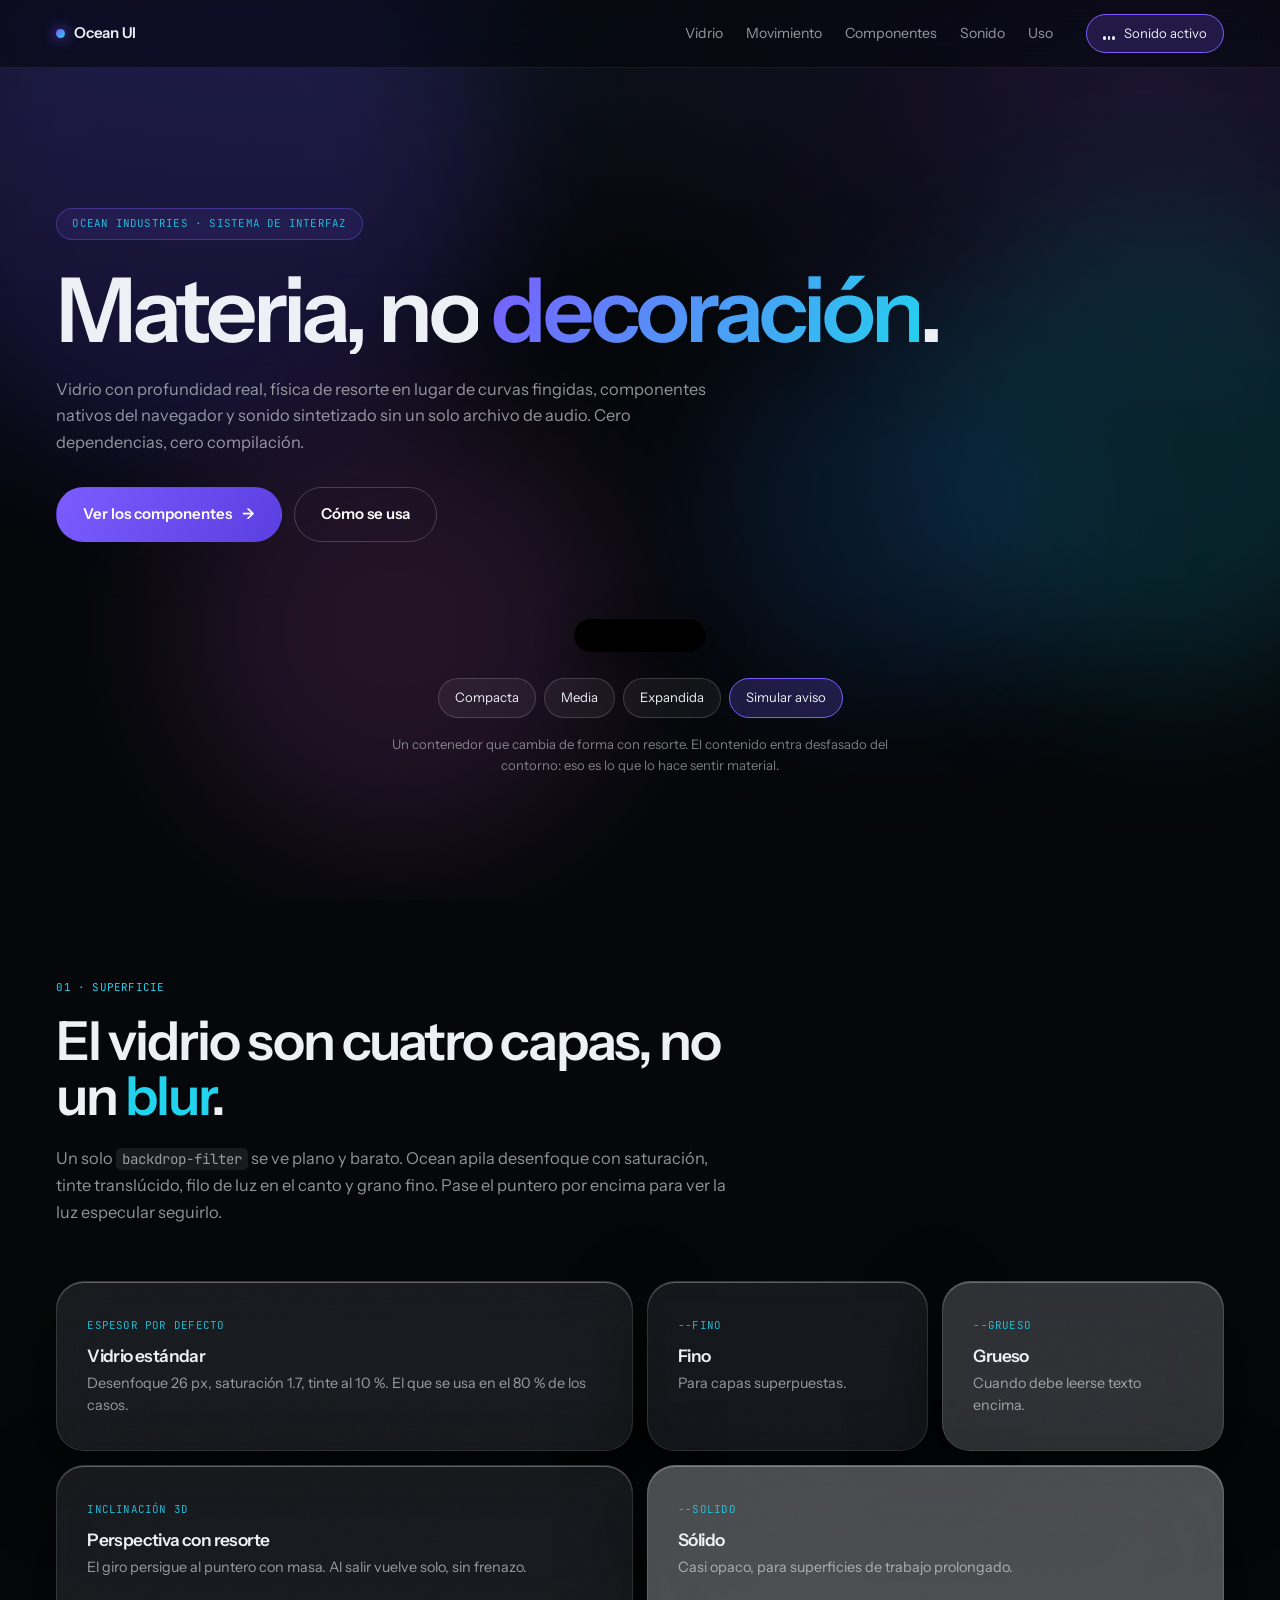
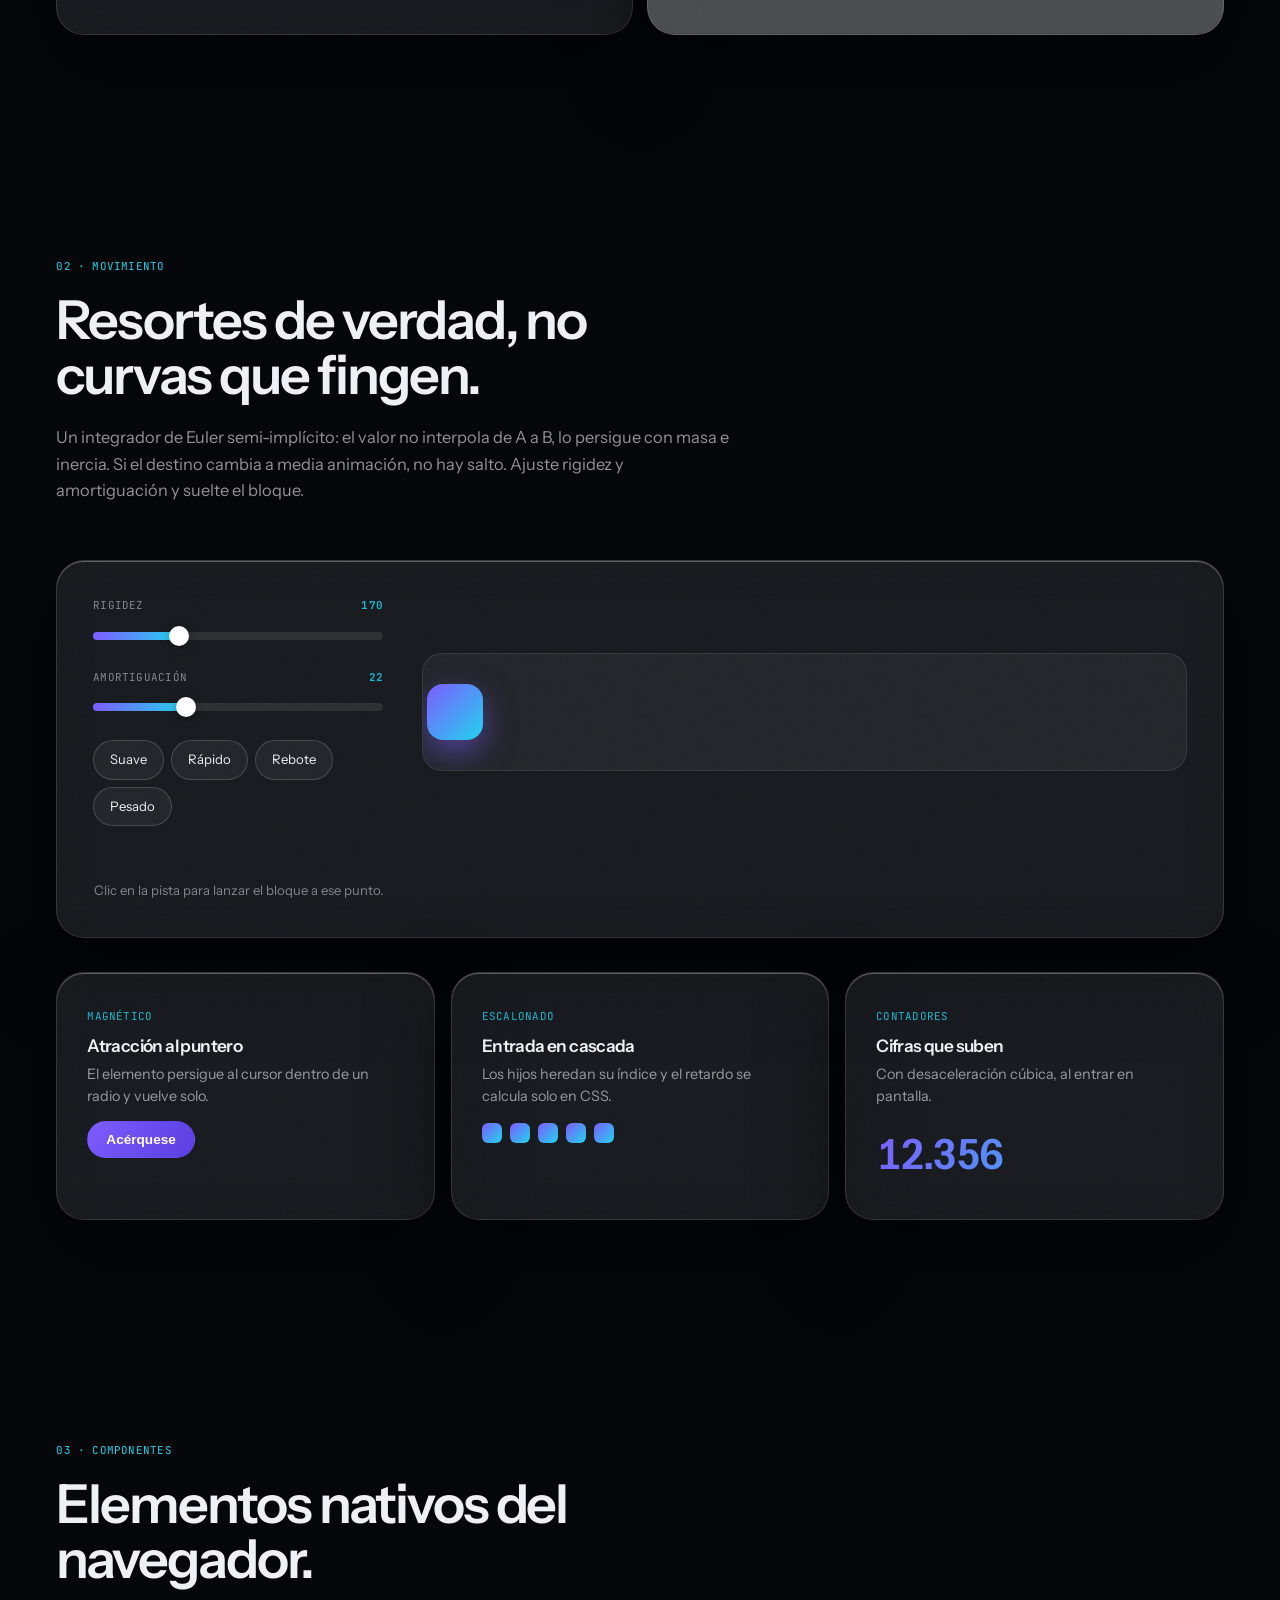
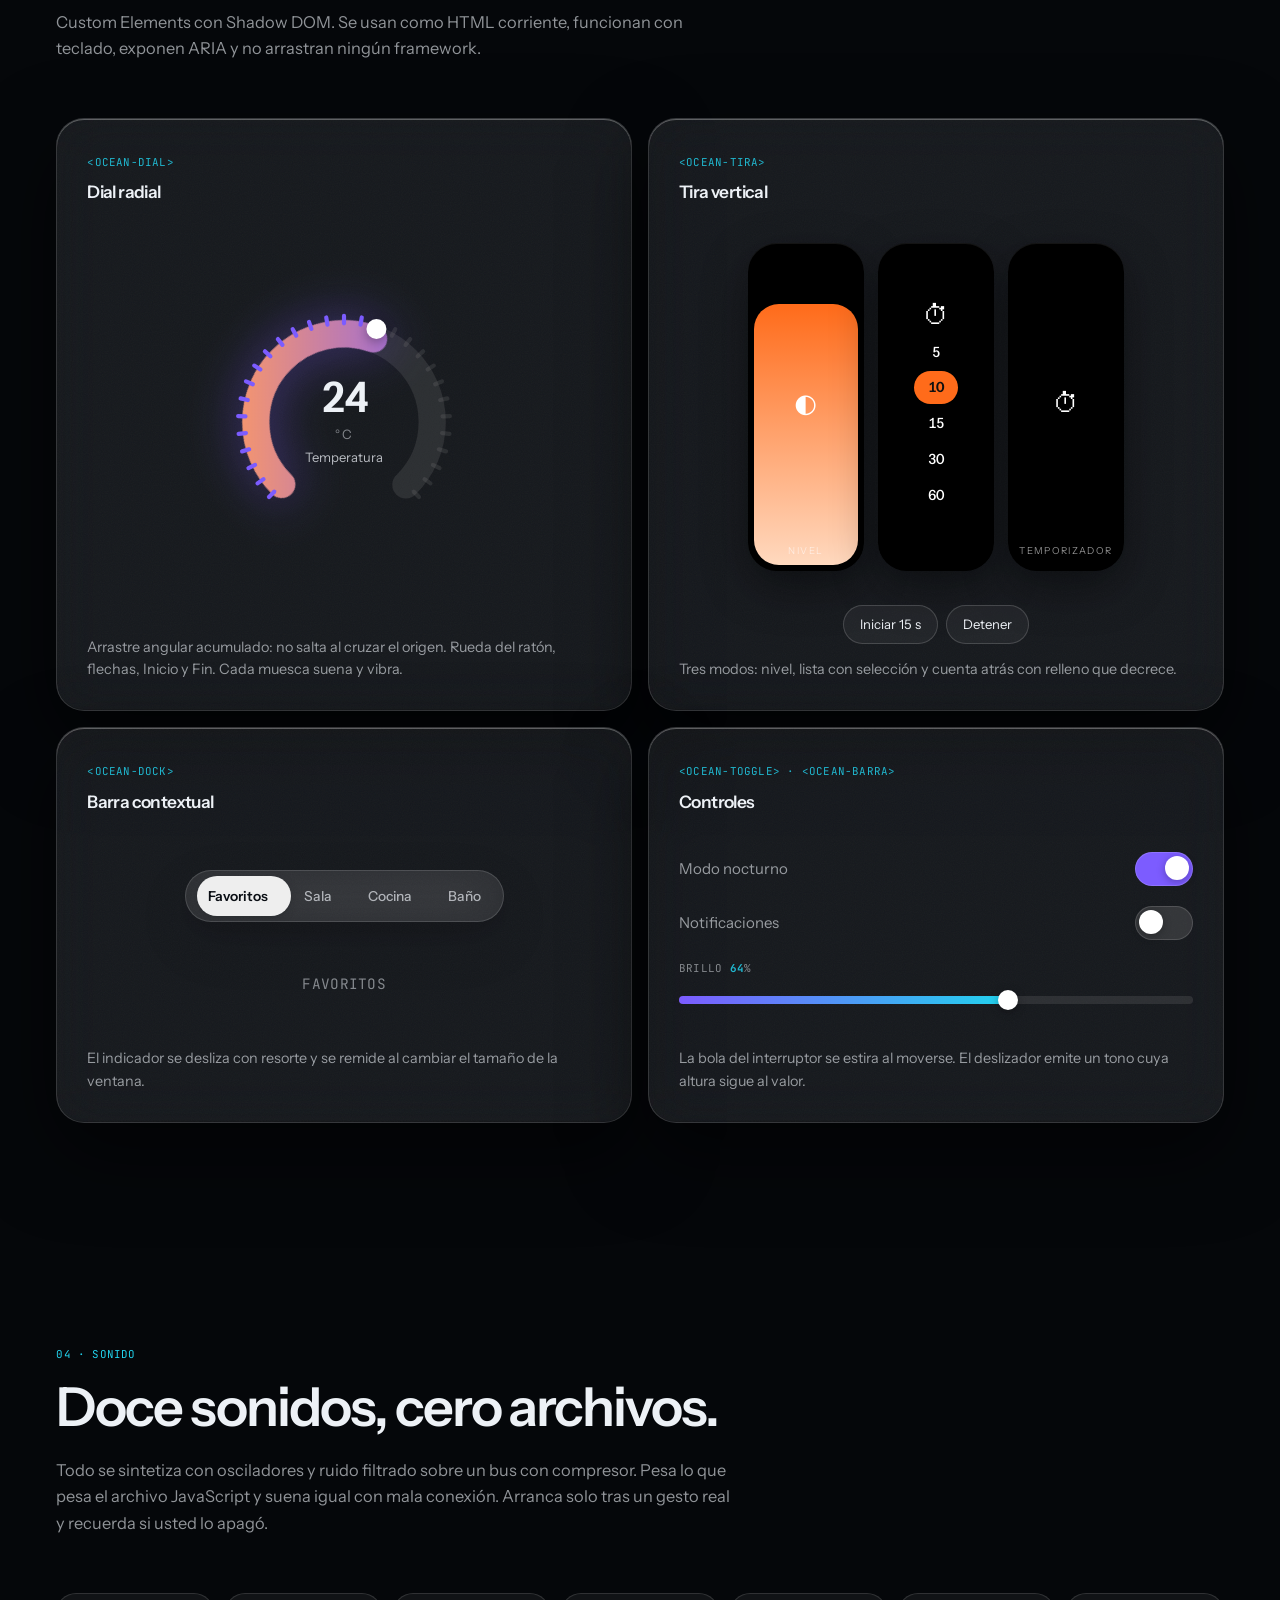
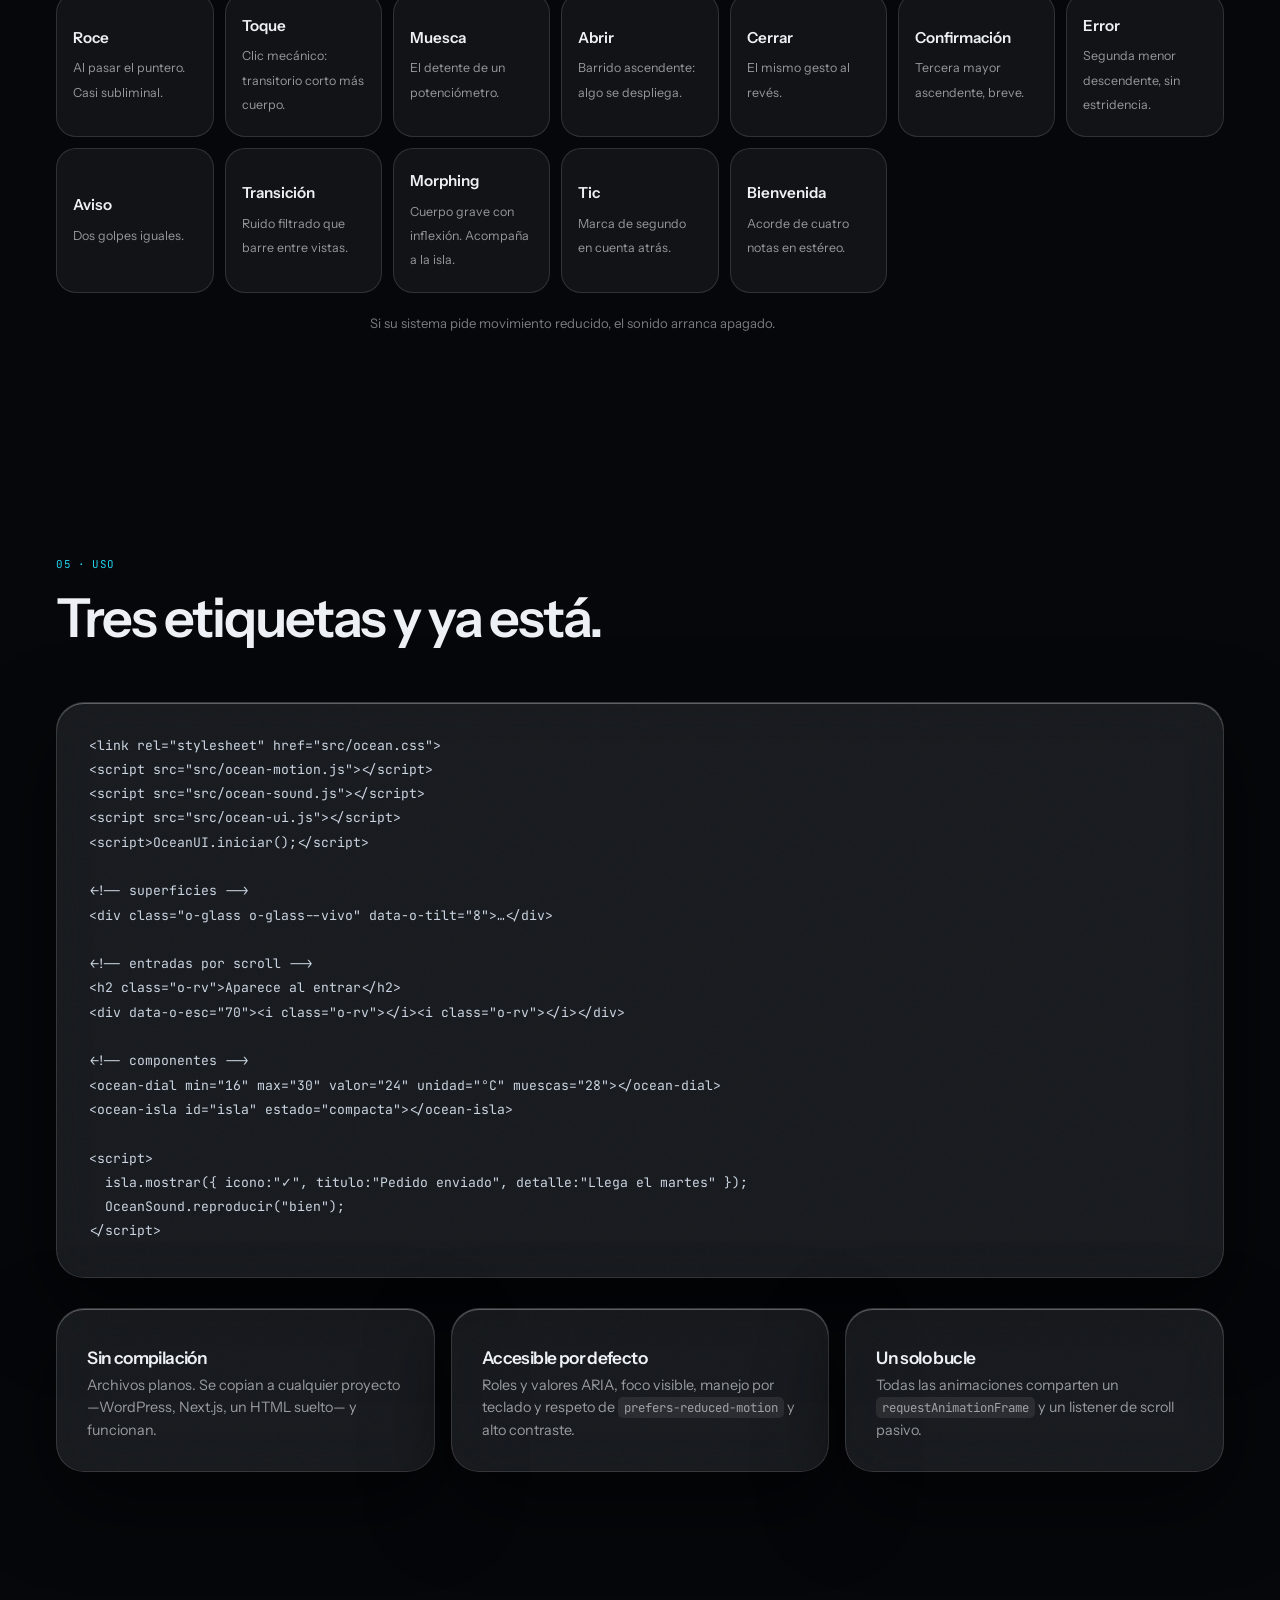
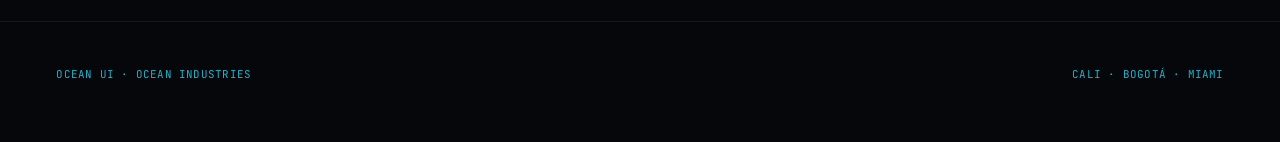
<file: index.html>
<!DOCTYPE html>
<html lang="es" data-o-tema="oscuro">
<head>
<meta charset="utf-8">
<meta name="viewport" content="width=device-width, initial-scale=1">
<title>Ocean UI — sistema de superficies, movimiento y sonido</title>
<meta name="description" content="Biblioteca de interfaz de Ocean Industries: vidrio con profundidad real, física de resorte, componentes nativos y diseño sonoro sintetizado. Sin dependencias.">
<meta name="theme-color" content="#05070A">
<link rel="preconnect" href="https://fonts.googleapis.com">
<link rel="preconnect" href="https://fonts.gstatic.com" crossorigin>
<link href="https://fonts.googleapis.com/css2?family=Instrument+Sans:wght@400;500;600;700&family=JetBrains+Mono:wght@400;500&display=swap" rel="stylesheet">
<link rel="stylesheet" href="src/ocean.css">
<link rel="stylesheet" href="demo.css">
</head>
<body>

<div class="fondo" aria-hidden="true">
  <span class="orbe o1"></span><span class="orbe o2"></span>
  <span class="orbe o3"></span><span class="orbe o4"></span>
</div>

<!-- ===================== CABECERA ===================== -->
<header class="cab">
  <div class="wrap fila">
    <a href="#top" class="marca"><span class="punto"></span> Ocean UI</a>
    <nav class="nav">
      <a href="#vidrio">Vidrio</a><a href="#movimiento">Movimiento</a>
      <a href="#componentes">Componentes</a><a href="#sonido">Sonido</a><a href="#uso">Uso</a>
    </nav>
    <button class="son" id="botonSonido" aria-pressed="false">
      <span class="ondas"><i></i><i></i><i></i></span><span id="etiquetaSonido">Sonido</span>
    </button>
  </div>
</header>

<!-- ===================== HERO ===================== -->
<section class="hero" id="top">
  <div class="wrap">
    <div class="eyebrow o-rv"><span class="o-mono">Ocean Industries · sistema de interfaz</span></div>
    <h1 class="d1" data-o-palabras>Materia, no *decoración*.</h1>
    <p class="lede o-rv o-rv-d2">Vidrio con profundidad real, física de resorte en lugar de curvas fingidas, componentes nativos del navegador y sonido sintetizado sin un solo archivo de audio. Cero dependencias, cero compilación.</p>
    <div class="acciones o-rv o-rv-d3">
      <a class="btn" href="#componentes" data-o-sonido="toque" data-o-roce><span>Ver los componentes</span><span class="fl">→</span></a>
      <a class="btn linea" href="#uso" data-o-sonido="toque" data-o-roce>Cómo se usa</a>
    </div>

    <div class="isla-zona o-rv o-rv-d4">
      <ocean-isla id="isla" estado="compacta" icono="●" titulo="Ocean UI"></ocean-isla>
      <div class="isla-btns">
        <button class="mini" data-isla="compacta" data-o-roce>Compacta</button>
        <button class="mini" data-isla="media" data-o-roce>Media</button>
        <button class="mini" data-isla="expandida" data-o-roce>Expandida</button>
        <button class="mini acento" id="islaAviso" data-o-roce>Simular aviso</button>
      </div>
      <p class="pie-nota">Un contenedor que cambia de forma con resorte. El contenido entra desfasado del contorno: eso es lo que lo hace sentir material.</p>
    </div>
  </div>
</section>

<!-- ===================== VIDRIO ===================== -->
<section class="sec" id="vidrio">
  <div class="wrap">
    <div class="cabecera">
      <span class="o-mono etiqueta o-rv">01 · Superficie</span>
      <h2 class="d2 o-rv o-rv-d1">El vidrio son cuatro capas, no un <em>blur</em>.</h2>
      <p class="lede o-rv o-rv-d2">Un solo <code>backdrop-filter</code> se ve plano y barato. Ocean apila desenfoque con saturación, tinte translúcido, filo de luz en el canto y grano fino. Pase el puntero por encima para ver la luz especular seguirlo.</p>
    </div>

    <div class="o-bento" style="--o-bento-cols:4;--o-bento-fila:170px" data-o-esc="80">
      <article class="tarj o-glass o-glass--vivo o-rv" data-o-col style="--o-c:2" data-o-tilt="7">
        <div><span class="o-mono">Espesor por defecto</span>
        <h3>Vidrio estándar</h3>
        <p>Desenfoque 26 px, saturación 1.7, tinte al 10 %. El que se usa en el 80 % de los casos.</p></div>
      </article>
      <article class="tarj o-glass o-glass--fino o-glass--vivo o-rv" data-o-tilt="7">
        <div><span class="o-mono">--fino</span><h3>Fino</h3><p>Para capas superpuestas.</p></div>
      </article>
      <article class="tarj o-glass o-glass--grueso o-glass--vivo o-rv" data-o-tilt="7">
        <div><span class="o-mono">--grueso</span><h3>Grueso</h3><p>Cuando debe leerse texto encima.</p></div>
      </article>
      <article class="tarj o-glass o-glass--vivo o-rv" data-o-col style="--o-c:2" data-o-tilt="6">
        <div><span class="o-mono">Inclinación 3D</span>
        <h3>Perspectiva con resorte</h3>
        <p>El giro persigue al puntero con masa. Al salir vuelve solo, sin frenazo.</p></div>
      </article>
      <article class="tarj o-glass o-glass--solido o-rv" data-o-col style="--o-c:2">
        <div><span class="o-mono">--solido</span>
        <h3>Sólido</h3><p>Casi opaco, para superficies de trabajo prolongado.</p></div>
      </article>
    </div>
  </div>
</section>

<!-- ===================== MOVIMIENTO ===================== -->
<section class="sec" id="movimiento">
  <div class="wrap">
    <div class="cabecera">
      <span class="o-mono etiqueta o-rv">02 · Movimiento</span>
      <h2 class="d2 o-rv o-rv-d1">Resortes de verdad, no curvas que fingen.</h2>
      <p class="lede o-rv o-rv-d2">Un integrador de Euler semi-implícito: el valor no interpola de A a B, lo persigue con masa e inercia. Si el destino cambia a media animación, no hay salto. Ajuste rigidez y amortiguación y suelte el bloque.</p>
    </div>

    <div class="lab o-glass o-rv o-rv-d2">
      <div class="lab-ctrl">
        <label><span class="o-mono">Rigidez <b id="vRig">170</b></span>
          <ocean-barra id="rig" min="40" max="480" paso="10" valor="170"></ocean-barra></label>
        <label><span class="o-mono">Amortiguación <b id="vAmo">22</b></span>
          <ocean-barra id="amo" min="4" max="60" paso="1" valor="22"></ocean-barra></label>
        <div class="preajustes">
          <button class="mini" data-pre="170,22" data-o-roce>Suave</button>
          <button class="mini" data-pre="380,18" data-o-roce>Rápido</button>
          <button class="mini" data-pre="220,9" data-o-roce>Rebote</button>
          <button class="mini" data-pre="120,40" data-o-roce>Pesado</button>
        </div>
      </div>
      <div class="lab-pista" id="pista"><div class="lab-bloque" id="bloque"></div></div>
      <p class="pie-nota">Clic en la pista para lanzar el bloque a ese punto.</p>
    </div>

    <div class="rejilla3" style="margin-top:34px" data-o-esc="90">
      <div class="tarj o-glass o-rv"><div><span class="o-mono">Magnético</span><h3>Atracción al puntero</h3>
        <p>El elemento persigue al cursor dentro de un radio y vuelve solo.</p>
        <button class="btn chico" data-o-iman="0.45" data-o-sonido="toque">Acérquese</button></div></div>
      <div class="tarj o-glass o-rv"><div><span class="o-mono">Escalonado</span><h3>Entrada en cascada</h3>
        <p>Los hijos heredan su índice y el retardo se calcula solo en CSS.</p>
        <div class="puntos" data-o-esc="70"><i class="o-rv"></i><i class="o-rv"></i><i class="o-rv"></i><i class="o-rv"></i><i class="o-rv"></i></div></div></div>
      <div class="tarj o-glass o-rv"><div><span class="o-mono">Contadores</span><h3>Cifras que suben</h3>
        <p>Con desaceleración cúbica, al entrar en pantalla.</p>
        <div class="cifra o-num" data-o-contador="12480">0</div></div></div>
    </div>
  </div>
</section>

<!-- ===================== COMPONENTES ===================== -->
<section class="sec" id="componentes">
  <div class="wrap">
    <div class="cabecera">
      <span class="o-mono etiqueta o-rv">03 · Componentes</span>
      <h2 class="d2 o-rv o-rv-d1">Elementos nativos del navegador.</h2>
      <p class="lede o-rv o-rv-d2">Custom Elements con Shadow DOM. Se usan como HTML corriente, funcionan con teclado, exponen ARIA y no arrastran ningún framework.</p>
    </div>

    <div class="comp-grid">
      <!-- DIAL -->
      <article class="tarj alto o-glass o-rv">
        <div class="comp-cab"><span class="o-mono">&lt;ocean-dial&gt;</span><h3>Dial radial</h3></div>
        <div class="comp-cuerpo">
          <ocean-dial id="dial" min="16" max="30" valor="24" paso="1" unidad="°C"
            etiqueta="Temperatura" muescas="28" color="#7C5CFF" color2="#FF9A62"></ocean-dial>
        </div>
        <p class="pie-nota">Arrastre angular acumulado: no salta al cruzar el origen. Rueda del ratón, flechas, Inicio y Fin. Cada muesca suena y vibra.</p>
      </article>

      <!-- TIRA -->
      <article class="tarj alto o-glass o-rv o-rv-d1">
        <div class="comp-cab"><span class="o-mono">&lt;ocean-tira&gt;</span><h3>Tira vertical</h3></div>
        <div class="comp-cuerpo fila-tiras">
          <ocean-tira id="tiraNivel" modo="nivel" valor="72" icono="◐" pie="Nivel"></ocean-tira>
          <ocean-tira id="tiraLista" modo="lista" opciones="5,10,15,30,60" valor="10" icono="⏱"></ocean-tira>
          <ocean-tira id="tiraTiempo" modo="tiempo" icono="⏱" pie="Temporizador"></ocean-tira>
        </div>
        <div class="comp-btns">
          <button class="mini" id="tiraGo" data-o-roce>Iniciar 15 s</button>
          <button class="mini" id="tiraStop" data-o-roce>Detener</button>
        </div>
        <p class="pie-nota">Tres modos: nivel, lista con selección y cuenta atrás con relleno que decrece.</p>
      </article>

      <!-- DOCK -->
      <article class="tarj o-glass o-rv o-rv-d2" data-o-col>
        <div class="comp-cab"><span class="o-mono">&lt;ocean-dock&gt;</span><h3>Barra contextual</h3></div>
        <div class="comp-cuerpo">
          <ocean-dock id="dock">
            <button data-v="favoritos" aria-pressed="true">Favoritos</button>
            <button data-v="sala">Sala</button>
            <button data-v="cocina">Cocina</button>
            <button data-v="baño">Baño</button>
          </ocean-dock>
          <p class="salida o-mono" id="dockSalida">favoritos</p>
        </div>
        <p class="pie-nota">El indicador se desliza con resorte y se remide al cambiar el tamaño de la ventana.</p>
      </article>

      <!-- CONTROLES -->
      <article class="tarj o-glass o-rv o-rv-d3">
        <div class="comp-cab"><span class="o-mono">&lt;ocean-toggle&gt; · &lt;ocean-barra&gt;</span><h3>Controles</h3></div>
        <div class="comp-cuerpo controles">
          <div class="ctl"><span>Modo nocturno</span><ocean-toggle id="tg1" activo></ocean-toggle></div>
          <div class="ctl"><span>Notificaciones</span><ocean-toggle id="tg2"></ocean-toggle></div>
          <label class="ctl vert"><span class="o-mono">Brillo <b id="vBrillo">64</b>%</span>
            <ocean-barra id="brillo" min="0" max="100" valor="64"></ocean-barra></label>
        </div>
        <p class="pie-nota">La bola del interruptor se estira al moverse. El deslizador emite un tono cuya altura sigue al valor.</p>
      </article>
    </div>
  </div>
</section>

<!-- ===================== SONIDO ===================== -->
<section class="sec" id="sonido">
  <div class="wrap">
    <div class="cabecera">
      <span class="o-mono etiqueta o-rv">04 · Sonido</span>
      <h2 class="d2 o-rv o-rv-d1">Doce sonidos, cero archivos.</h2>
      <p class="lede o-rv o-rv-d2">Todo se sintetiza con osciladores y ruido filtrado sobre un bus con compresor. Pesa lo que pesa el archivo JavaScript y suena igual con mala conexión. Arranca solo tras un gesto real y recuerda si usted lo apagó.</p>
    </div>
    <div class="sonidos" id="sonidos" data-o-esc="45"></div>
    <p class="pie-nota" style="margin-top:20px">Si su sistema pide movimiento reducido, el sonido arranca apagado.</p>
  </div>
</section>

<!-- ===================== USO ===================== -->
<section class="sec" id="uso">
  <div class="wrap">
    <div class="cabecera">
      <span class="o-mono etiqueta o-rv">05 · Uso</span>
      <h2 class="d2 o-rv o-rv-d1">Tres etiquetas y ya está.</h2>
    </div>
    <div class="codigo o-glass o-rv o-rv-d1"><pre><code>&lt;link rel="stylesheet" href="src/ocean.css"&gt;
&lt;script src="src/ocean-motion.js"&gt;&lt;/script&gt;
&lt;script src="src/ocean-sound.js"&gt;&lt;/script&gt;
&lt;script src="src/ocean-ui.js"&gt;&lt;/script&gt;
&lt;script&gt;OceanUI.iniciar();&lt;/script&gt;

&lt;!-- superficies --&gt;
&lt;div class="o-glass o-glass--vivo" data-o-tilt="8"&gt;…&lt;/div&gt;

&lt;!-- entradas por scroll --&gt;
&lt;h2 class="o-rv"&gt;Aparece al entrar&lt;/h2&gt;
&lt;div data-o-esc="70"&gt;&lt;i class="o-rv"&gt;&lt;/i&gt;&lt;i class="o-rv"&gt;&lt;/i&gt;&lt;/div&gt;

&lt;!-- componentes --&gt;
&lt;ocean-dial min="16" max="30" valor="24" unidad="°C" muescas="28"&gt;&lt;/ocean-dial&gt;
&lt;ocean-isla id="isla" estado="compacta"&gt;&lt;/ocean-isla&gt;

&lt;script&gt;
  isla.mostrar({ icono:"✓", titulo:"Pedido enviado", detalle:"Llega el martes" });
  OceanSound.reproducir("bien");
&lt;/script&gt;</code></pre></div>

    <div class="rejilla3" style="margin-top:30px" data-o-esc="80">
      <div class="tarj o-glass o-rv"><div><h3>Sin compilación</h3>
        <p>Archivos planos. Se copian a cualquier proyecto —WordPress, Next.js, un HTML suelto— y funcionan.</p></div></div>
      <div class="tarj o-glass o-rv"><div><h3>Accesible por defecto</h3>
        <p>Roles y valores ARIA, foco visible, manejo por teclado y respeto de <code>prefers-reduced-motion</code> y alto contraste.</p></div></div>
      <div class="tarj o-glass o-rv"><div><h3>Un solo bucle</h3>
        <p>Todas las animaciones comparten un <code>requestAnimationFrame</code> y un listener de scroll pasivo.</p></div></div>
    </div>
  </div>
</section>

<footer class="pie">
  <div class="wrap">
    <div class="pie-fila">
      <span class="o-mono">Ocean UI · Ocean Industries</span>
      <span class="o-mono">Cali · Bogotá · Miami</span>
    </div>
  </div>
</footer>

<script src="src/ocean-motion.js"></script>
<script src="src/ocean-sound.js"></script>
<script src="src/ocean-ui.js"></script>
<script src="demo.js"></script>
</body>
</html>
</file>
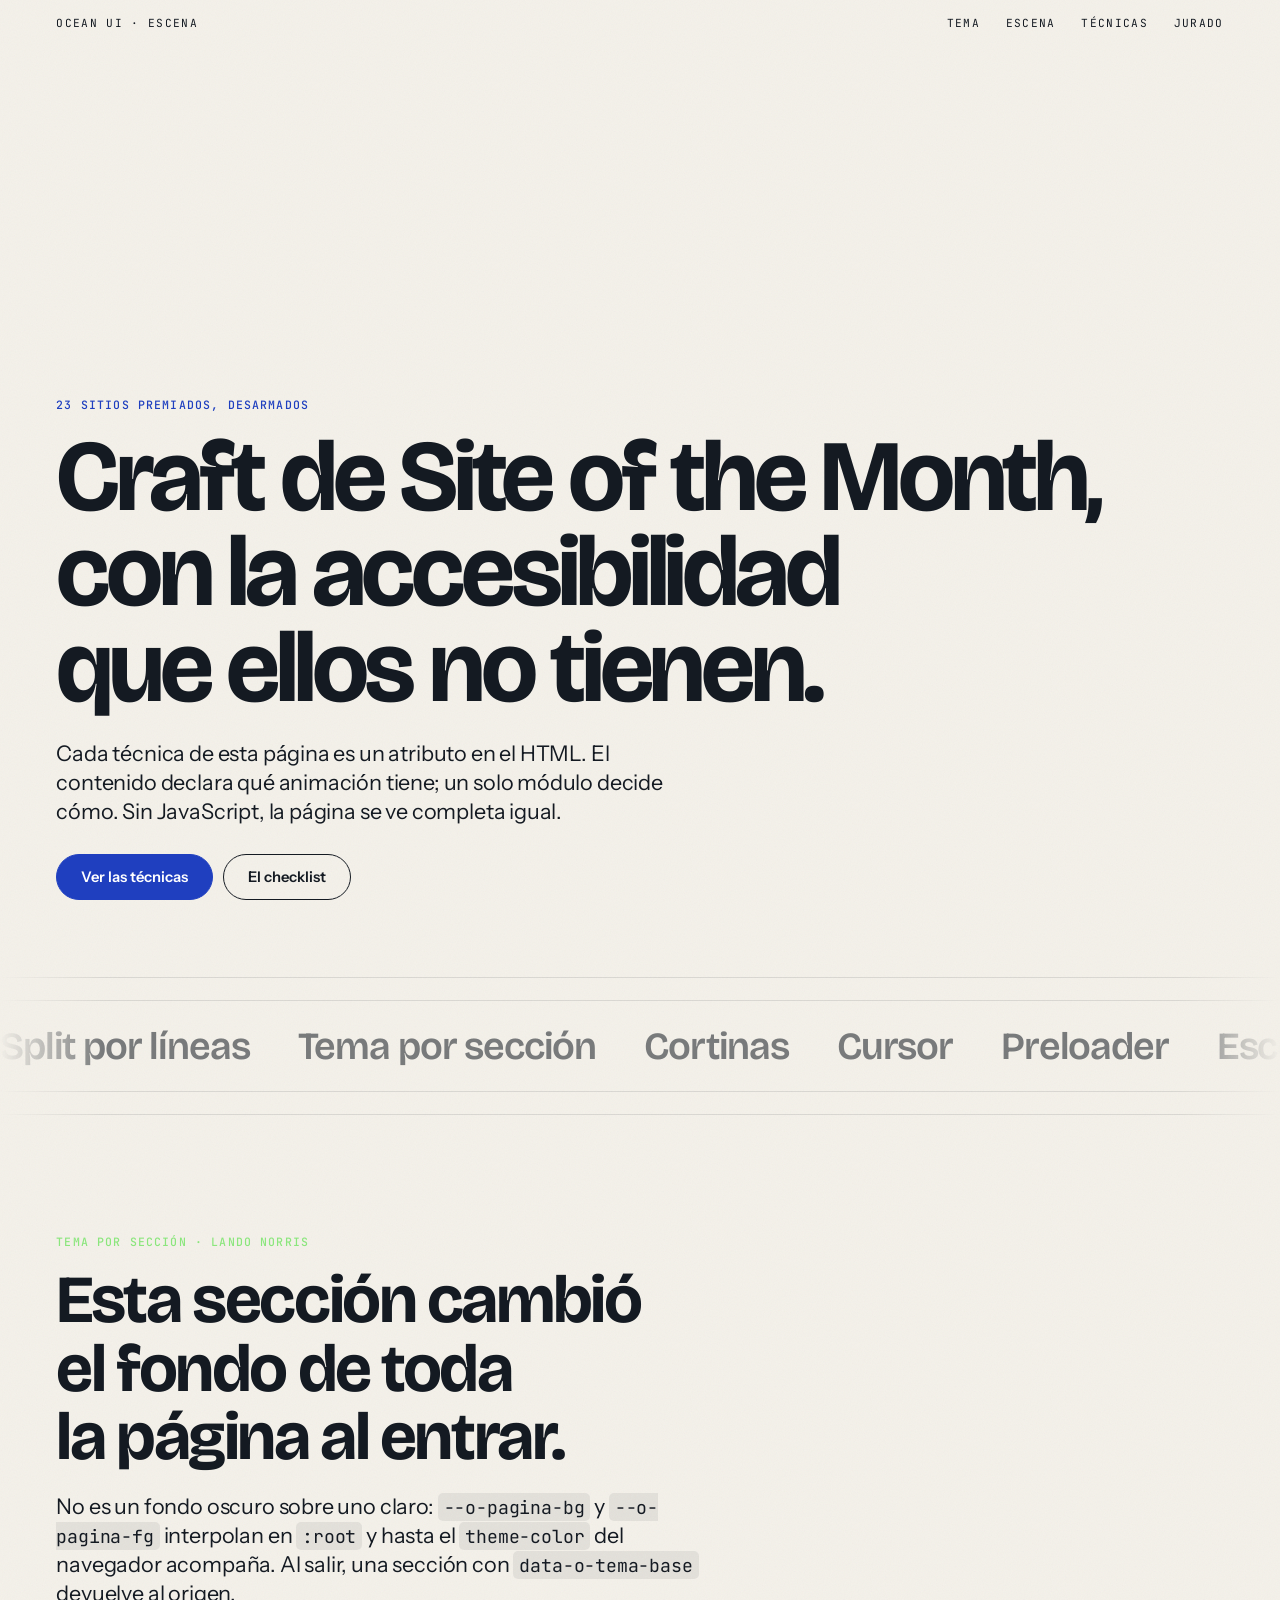
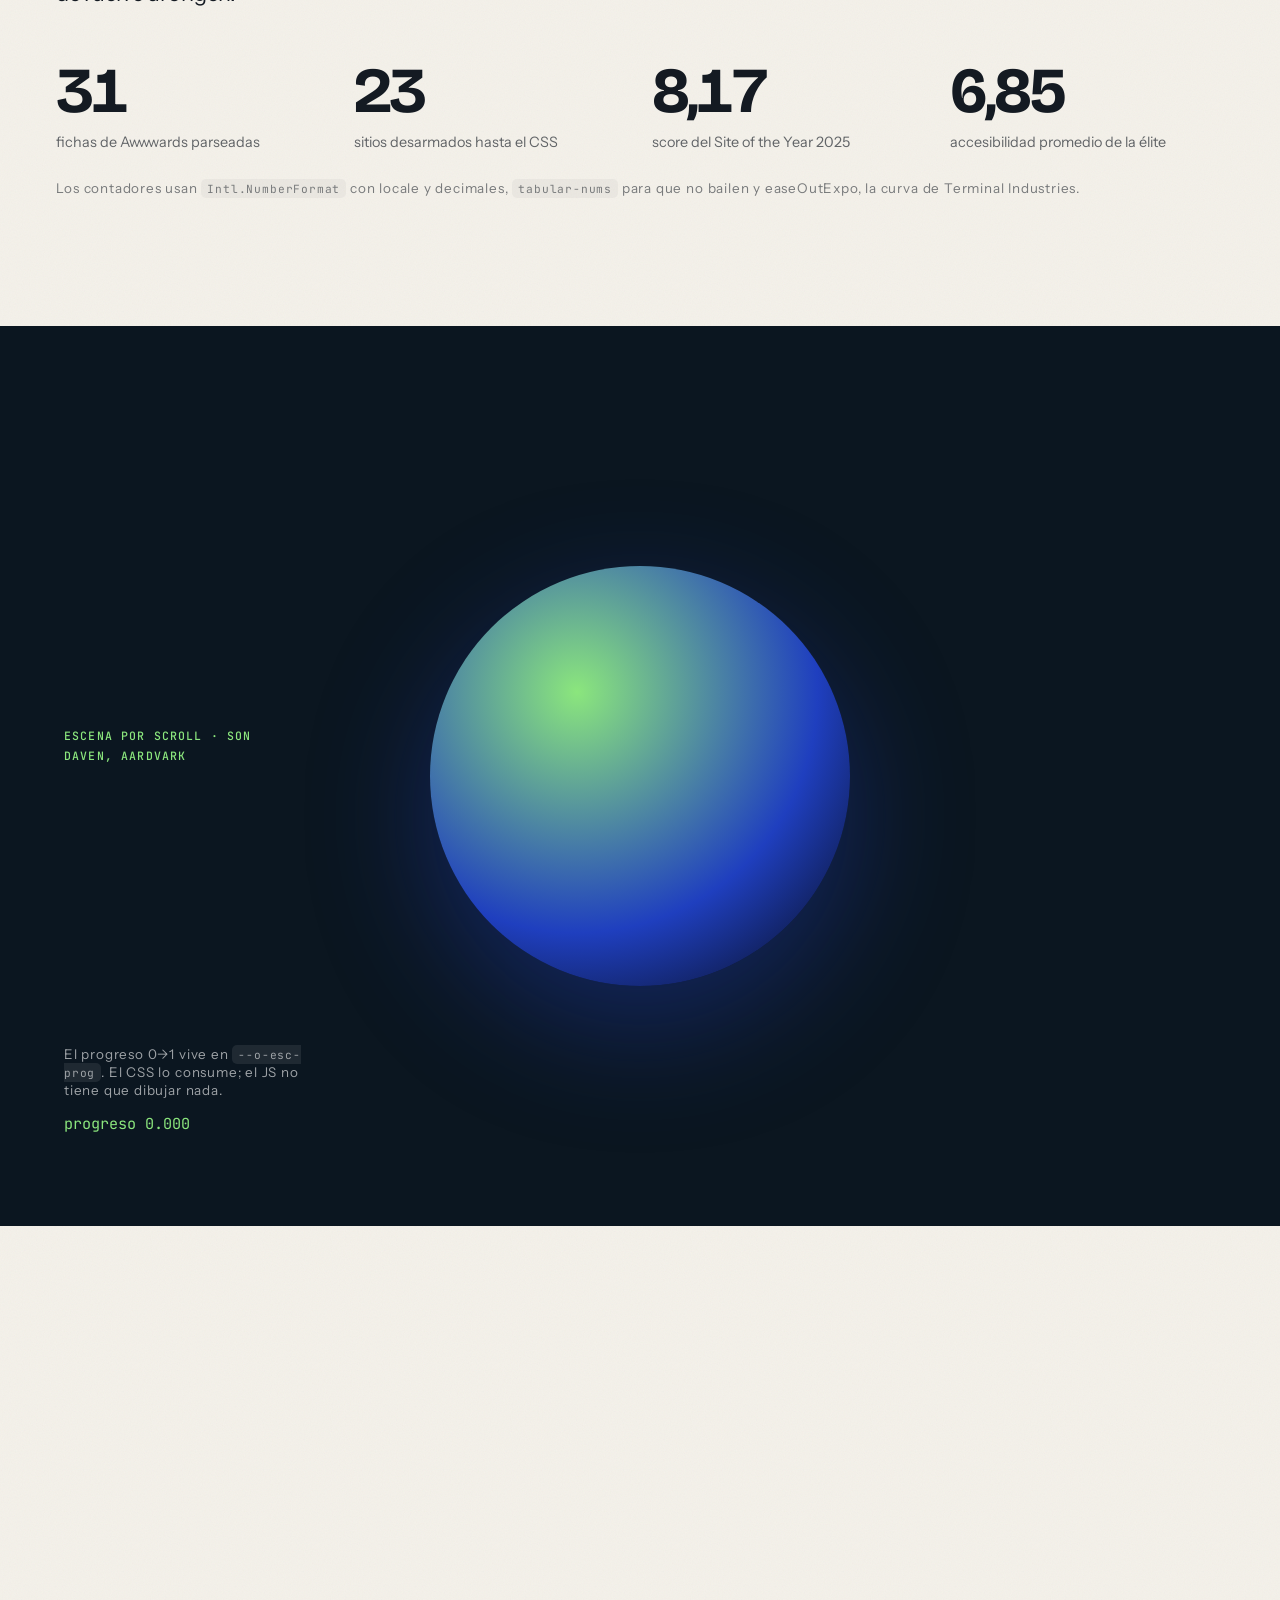
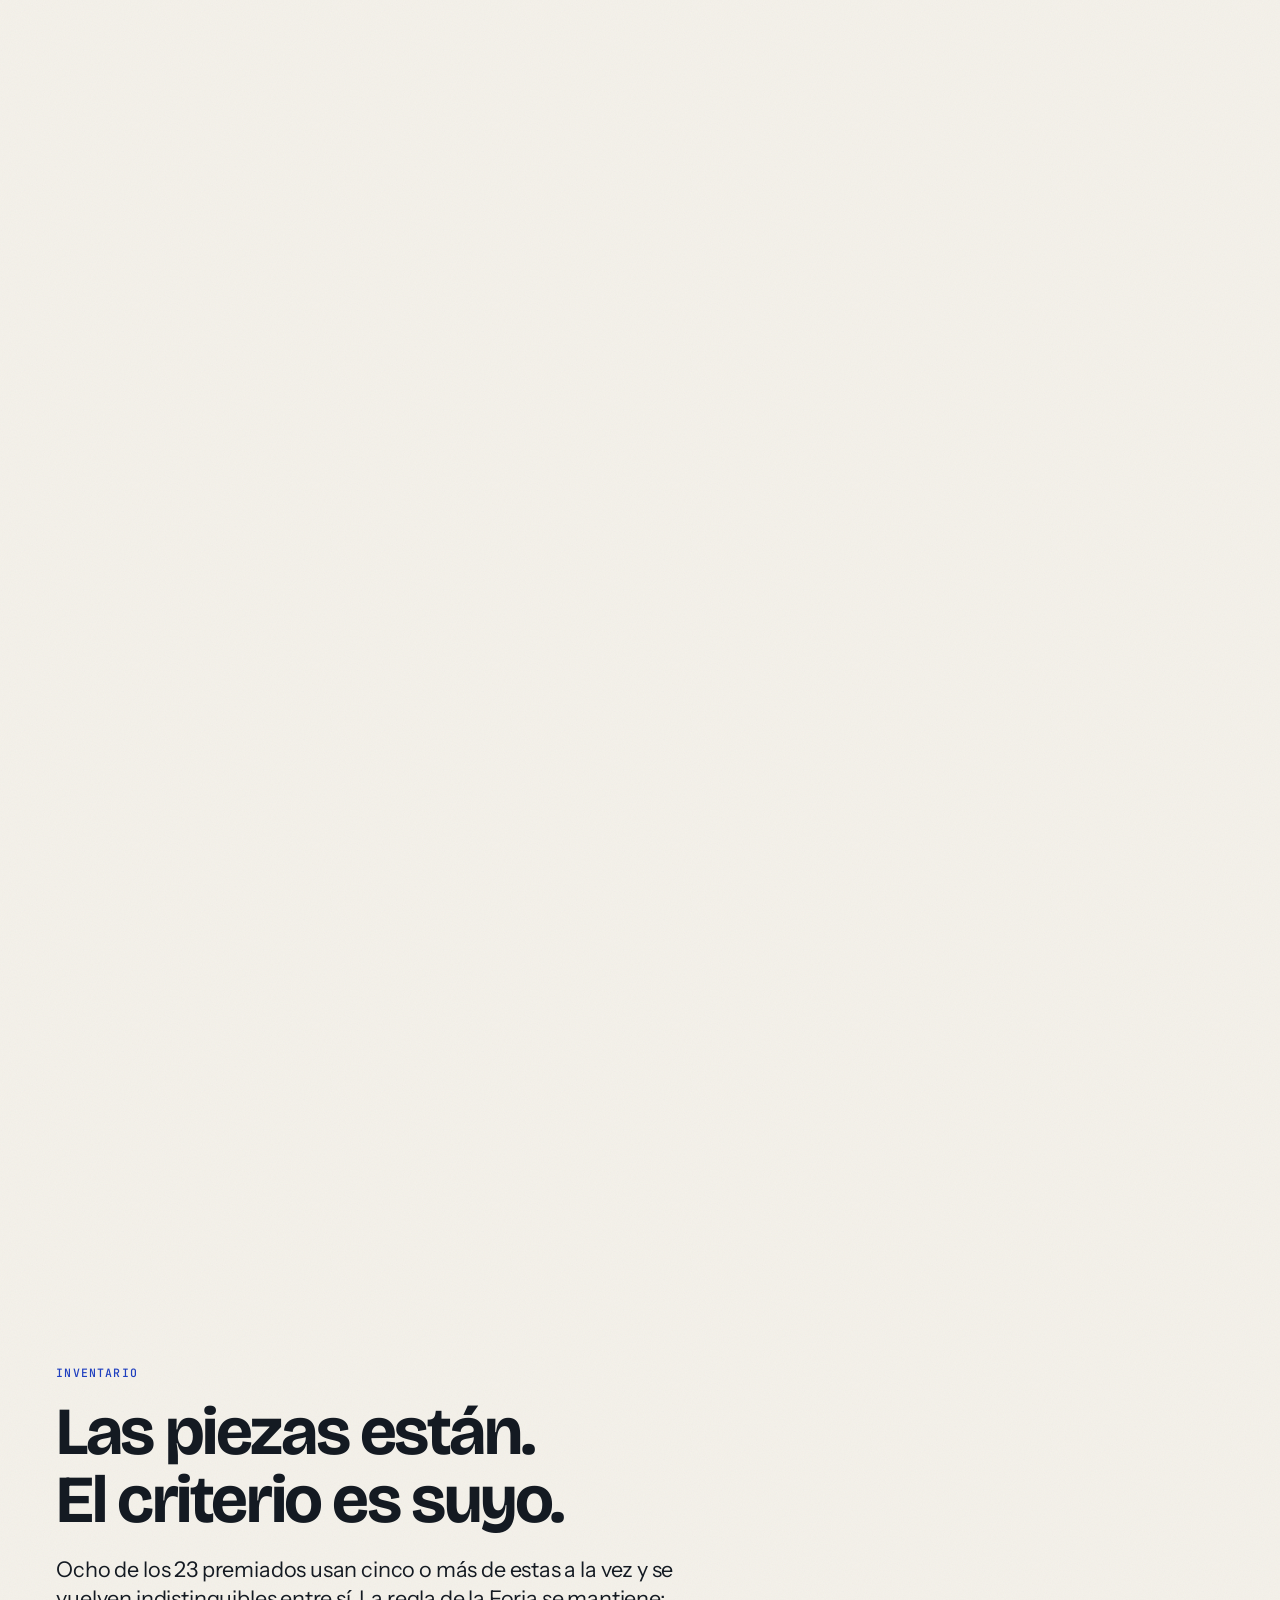
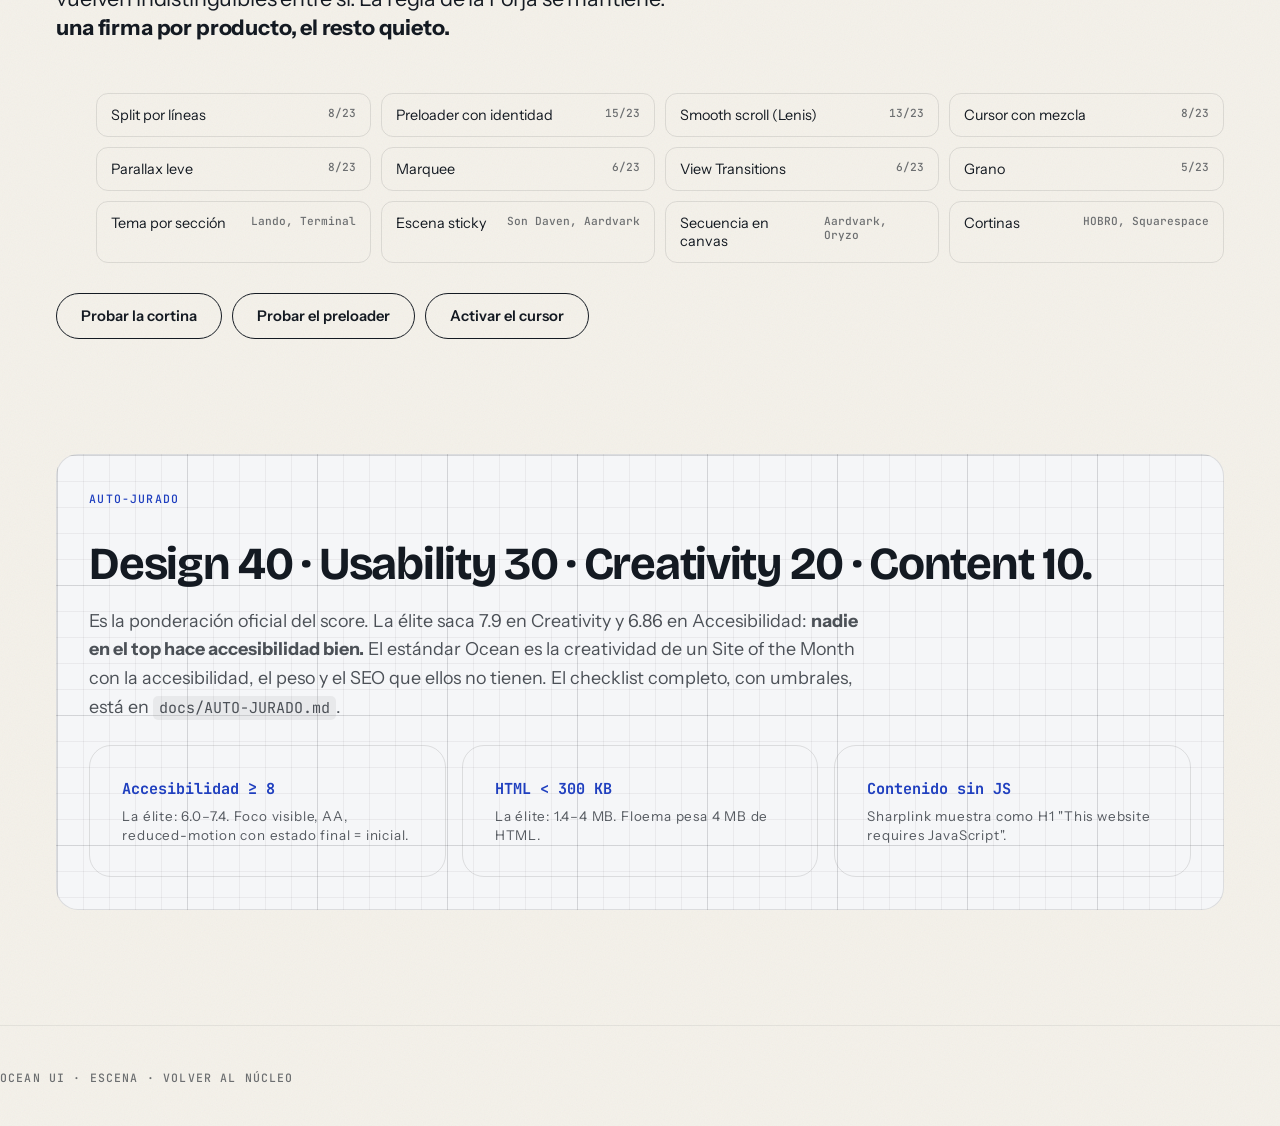
<file: escena.html>
<!DOCTYPE html>
<html lang="es" data-ot-voz="editorial">
<head>
<meta charset="utf-8">
<meta name="viewport" content="width=device-width, initial-scale=1">
<meta name="theme-color" content="#F4F1EA">
<title>Escena — Ocean UI</title>
<meta name="description" content="Split por líneas reales, tema que muta por sección, cortinas, cursor con mezcla, preloader con identidad, escenas por scroll y secuencias. Las técnicas de Awwwards sin sus 4 MB.">
<link rel="preconnect" href="https://fonts.googleapis.com">
<link rel="preconnect" href="https://fonts.gstatic.com" crossorigin>
<link href="https://fonts.googleapis.com/css2?family=Bricolage+Grotesque:opsz,wght@12..96,200..800&family=Instrument+Sans:wght@400;500;600&family=JetBrains+Mono:wght@400;500&display=swap" rel="stylesheet">
<link rel="stylesheet" href="src/ocean.css">
<link rel="stylesheet" href="src/ocean-tipografia.css">
<link rel="stylesheet" href="src/ocean-fondos.css">
<link rel="stylesheet" href="src/ocean-escena.css">
<style>
  :root{--o-pagina-bg:#F4F1EA;--o-pagina-fg:#141A22;--o-acento:#1F3FBF;--o-acento-2:#8BE67D}
  html{overflow-x:clip}
  body{margin:0;font-family:var(--ot-texto);-webkit-font-smoothing:antialiased;overflow-x:clip}
  ::selection{background:var(--o-acento);color:#fff}
  a{color:inherit;text-decoration:none}
  code{font-family:var(--ot-dato);font-size:.84em;background:rgba(127,127,127,.14);padding:2px 6px;border-radius:5px}
  :focus-visible{outline:2px solid var(--o-acento);outline-offset:3px;border-radius:6px}
  .wrap{max-width:1280px;margin:0 auto;padding-inline:clamp(20px,4.4vw,64px)}
  .sec{padding:clamp(72px,9vw,150px) 0;position:relative}
  .cab{position:fixed;inset:0 0 auto;z-index:100;padding:16px 0;color:var(--o-pagina-fg);
    transition:color var(--o-t-medio) var(--o-ease-cubic)}
  .cab .fila{display:flex;justify-content:space-between;align-items:center}
  .cab nav{display:flex;gap:clamp(12px,2vw,26px)}
  .cab a{font-family:var(--ot-dato);font-size:.7rem;letter-spacing:.12em;text-transform:uppercase}
  .hero{min-height:100svh;display:grid;align-content:end;padding-bottom:clamp(40px,6vw,80px)}
  .etq{display:inline-block;color:var(--o-acento);margin-bottom:16px}
  .cabecera{margin-bottom:clamp(30px,4vw,56px);max-width:820px}
  .cabecera .ot-entradilla{margin-top:20px;opacity:.7}
  .tarj{border:1px solid rgba(127,127,127,.22);border-radius:22px;padding:clamp(20px,2.6vw,32px)}
  .rejilla{display:grid;grid-template-columns:repeat(auto-fit,minmax(16rem,1fr));gap:16px}
  .btns{display:flex;gap:10px;flex-wrap:wrap}
  .btn{display:inline-flex;align-items:center;gap:9px;padding:13px 24px;border-radius:999px;
    border:1px solid currentColor;background:none;color:inherit;font:inherit;font-weight:600;
    font-size:.92rem;cursor:pointer;transition:transform var(--o-t-rapido) var(--o-ease-cubic),
    background var(--o-t-rapido) ease,color var(--o-t-rapido) ease}
  .btn:hover{transform:translateY(-2px)}
  .btn--lleno{background:var(--o-acento);border-color:var(--o-acento);color:#fff}
  .cifras{display:grid;grid-template-columns:repeat(auto-fit,minmax(11rem,1fr));gap:24px}
  .cifra strong{display:block;font-family:var(--ot-display);font-size:clamp(2.6rem,5vw,4.6rem);
    letter-spacing:-.045em;line-height:1;font-variant-numeric:tabular-nums}
  .cifra span{display:block;margin-top:10px;opacity:.65;font-size:.9rem}
  .escena-demo{--o-fondo:#0B1620}
  .escena-demo .o-escena__fijo{background:var(--o-fondo);color:#fff;border-radius:0}
  .planeta{width:min(46vw,420px);aspect-ratio:1;border-radius:50%;
    background:radial-gradient(circle at 35% 30%,#8BE67D,#1F3FBF 60%,#05070A 100%);
    box-shadow:0 40px 120px rgba(31,63,191,.4);will-change:transform}
  .escena-texto{position:absolute;left:clamp(20px,5vw,80px);bottom:clamp(28px,6vw,80px);max-width:22ch}
  .marq span{font-family:var(--ot-display);font-size:clamp(1.4rem,3vw,2.4rem);font-weight:600;
    letter-spacing:-.03em;opacity:.55}
  .marq{padding:22px 0;border-block:1px solid rgba(127,127,127,.22)}
  .pie{padding:40px 0;border-top:1px solid rgba(127,127,127,.22);opacity:.6}
  .lista-tec{display:grid;grid-template-columns:repeat(auto-fit,minmax(14rem,1fr));gap:10px;margin-top:24px}
  .lista-tec li{list-style:none;padding:12px 14px;border:1px solid rgba(127,127,127,.2);border-radius:12px;
    font-size:.9rem;display:flex;justify-content:space-between;gap:10px}
  .lista-tec b{font-family:var(--ot-dato);font-size:.7rem;opacity:.6;font-weight:500}
</style>
</head>
<body class="o-pagina of-grano">

<header class="cab">
  <div class="wrap fila">
    <a href="index.html">Ocean UI · escena</a>
    <nav><a href="#tema">Tema</a><a href="#escena">Escena</a><a href="#tecnicas">Técnicas</a><a href="#jurado">Jurado</a></nav>
  </div>
</header>

<!-- ============ HERO: split por líneas ============ -->
<section class="hero wrap">
  <span class="ot-etiqueta etq o-rv">23 sitios premiados, desarmados</span>
  <h1 class="ot-portada" data-o-lineas>Craft de Site of the Month, con la accesibilidad que ellos no tienen.</h1>
  <p class="ot-entradilla o-rv" style="margin-top:24px">Cada técnica de esta página es un atributo en el HTML. El contenido declara qué animación tiene; un solo módulo decide cómo. Sin JavaScript, la página se ve completa igual.</p>
  <div class="btns o-rv" style="margin-top:28px">
    <span data-o-iman="0.4"><a class="btn btn--lleno" href="#tecnicas" data-o-cursor="ver">Ver las técnicas</a></span>
    <span data-o-iman="0.4"><a class="btn" href="#jurado">El checklist</a></span>
  </div>
</section>

<div class="marq" data-o-marquee="34s" aria-hidden="true">
  <div class="o-marquee__pista marq">
    <span>Split por líneas</span><span>Tema por sección</span><span>Cortinas</span>
    <span>Cursor</span><span>Preloader</span><span>Escena sticky</span><span>Secuencia</span>
  </div>
</div>

<!-- ============ TEMA QUE MUTA ============ -->
<section class="sec" id="tema" data-o-tema-bg="#0B1620" data-o-tema-fg="#F4F1EA" data-o-tema="oscuro">
  <div class="wrap">
    <div class="cabecera">
      <span class="ot-etiqueta etq o-rv" style="color:var(--o-acento-2)">Tema por sección · Lando Norris</span>
      <h2 class="ot-d1 o-rv">Esta sección cambió el fondo de toda la página al entrar.</h2>
      <p class="ot-entradilla o-rv">No es un fondo oscuro sobre uno claro: <code>--o-pagina-bg</code> y <code>--o-pagina-fg</code> interpolan en <code>:root</code> y hasta el <code>theme-color</code> del navegador acompaña. Al salir, una sección con <code>data-o-tema-base</code> devuelve al origen.</p>
    </div>
    <div class="cifras" data-o-esc="90">
      <div class="cifra o-rv"><strong data-o-contador="31"></strong><span>fichas de Awwwards parseadas</span></div>
      <div class="cifra o-rv"><strong data-o-contador="23"></strong><span>sitios desarmados hasta el CSS</span></div>
      <div class="cifra o-rv"><strong data-o-contador="8.18" data-o-decimales="2"></strong><span>score del Site of the Year 2025</span></div>
      <div class="cifra o-rv"><strong data-o-contador="6.86" data-o-decimales="2"></strong><span>accesibilidad promedio de la élite</span></div>
    </div>
    <p class="ot-pie o-rv" style="margin-top:28px;opacity:.55">Los contadores usan <code>Intl.NumberFormat</code> con locale y decimales, <code>tabular-nums</code> para que no bailen y easeOutExpo, la curva de Terminal Industries.</p>
  </div>
</section>

<!-- ============ ESCENA STICKY ============ -->
<section class="o-escena escena-demo" id="escena" data-o-escena="280" data-o-tema-base>
  <div class="o-escena__fijo">
    <div class="planeta o-esc-zoom"></div>
    <div class="escena-texto">
      <span class="ot-etiqueta" style="color:var(--o-acento-2)">Escena por scroll · Son Daven, Aardvark</span>
      <h2 class="ot-d2 o-esc-aparece" style="margin-top:12px;color:#fff">280 svh de recorrido, un solo objeto que responde.</h2>
      <p class="ot-pie" style="opacity:.6;margin-top:12px;color:#fff">El progreso 0→1 vive en <code style="background:rgba(255,255,255,.14)">--o-esc-prog</code>. El CSS lo consume; el JS no tiene que dibujar nada.</p>
      <p class="ot-dato" id="progLabel" style="margin-top:14px;color:var(--o-acento-2)">progreso 0.000</p>
    </div>
  </div>
</section>

<!-- ============ TÉCNICAS ============ -->
<section class="sec" id="tecnicas">
  <div class="wrap">
    <div class="cabecera">
      <span class="ot-etiqueta etq o-rv">Inventario</span>
      <h2 class="ot-d1 o-rv">Las piezas están. El criterio es suyo.</h2>
      <p class="ot-entradilla o-rv">Ocho de los 23 premiados usan cinco o más de estas a la vez y se vuelven indistinguibles entre sí. La regla de la Forja se mantiene: <strong>una firma por producto, el resto quieto.</strong></p>
    </div>
    <ul class="lista-tec o-rv" data-o-esc="50">
      <li class="o-rv">Split por líneas <b>8/23</b></li>
      <li class="o-rv">Preloader con identidad <b>15/23</b></li>
      <li class="o-rv">Smooth scroll (Lenis) <b>13/23</b></li>
      <li class="o-rv">Cursor con mezcla <b>8/23</b></li>
      <li class="o-rv">Parallax leve <b>8/23</b></li>
      <li class="o-rv">Marquee <b>6/23</b></li>
      <li class="o-rv">View Transitions <b>6/23</b></li>
      <li class="o-rv">Grano <b>5/23</b></li>
      <li class="o-rv">Tema por sección <b>Lando, Terminal</b></li>
      <li class="o-rv">Escena sticky <b>Son Daven, Aardvark</b></li>
      <li class="o-rv">Secuencia en canvas <b>Aardvark, Oryzo</b></li>
      <li class="o-rv">Cortinas <b>HOBRO, Squarespace</b></li>
    </ul>
    <div class="btns" style="margin-top:30px">
      <button class="btn" id="btnCortina" data-o-cursor="ir">Probar la cortina</button>
      <button class="btn" id="btnPreloader">Probar el preloader</button>
      <button class="btn" id="btnCursor">Activar el cursor</button>
    </div>
  </div>
</section>

<!-- ============ JURADO ============ -->
<section class="sec" id="jurado" style="padding-top:0">
  <div class="wrap">
    <div class="tarj of-reticula--claro of-reticula">
      <span class="ot-etiqueta etq o-rv">Auto-jurado</span>
      <h2 class="ot-d2 o-rv" style="margin:14px 0 18px">Design 40 · Usability 30 · Creativity 20 · Content 10.</h2>
      <p class="ot-cuerpo o-rv" style="opacity:.75">Es la ponderación oficial del score. La élite saca 7.9 en Creativity y 6.86 en Accesibilidad: <strong>nadie en el top hace accesibilidad bien.</strong> El estándar Ocean es la creatividad de un Site of the Month con la accesibilidad, el peso y el SEO que ellos no tienen. El checklist completo, con umbrales, está en <code>docs/AUTO-JURADO.md</code>.</p>
      <div class="rejilla o-rv" style="margin-top:24px" data-o-esc="80">
        <div class="tarj o-rv"><b class="ot-dato" style="color:var(--o-acento)">Accesibilidad ≥ 8</b><p class="ot-pie" style="margin:8px 0 0;opacity:.7">La élite: 6.0–7.4. Foco visible, AA, reduced-motion con estado final = inicial.</p></div>
        <div class="tarj o-rv"><b class="ot-dato" style="color:var(--o-acento)">HTML &lt; 300 KB</b><p class="ot-pie" style="margin:8px 0 0;opacity:.7">La élite: 1.4–4 MB. Floema pesa 4 MB de HTML.</p></div>
        <div class="tarj o-rv"><b class="ot-dato" style="color:var(--o-acento)">Contenido sin JS</b><p class="ot-pie" style="margin:8px 0 0;opacity:.7">Sharplink muestra como H1 "This website requires JavaScript".</p></div>
      </div>
    </div>
  </div>
</section>

<footer class="wrap pie">
  <span class="ot-etiqueta">Ocean UI · escena · <a href="index.html">volver al núcleo</a></span>
</footer>

<script src="src/ocean-motion.js"></script>
<script src="src/ocean-sound.js"></script>
<script src="src/ocean-texto.js"></script>
<script src="src/ocean-escena.js"></script>
<script>
  OceanMotion.iniciar();
  OceanTexto.iniciar();
  OceanEscena.iniciar();
  document.querySelector('#escena').addEventListener('ocean:escena', e => {
    document.querySelector('#progLabel').textContent = 'progreso ' + e.detail.progreso.toFixed(3);
  });
  document.querySelector('#btnCortina').addEventListener('click', () => {
    OceanEscena.cortina.cerrar().then(() => setTimeout(() => OceanEscena.cortina.abrir(), 500));
  });
  document.querySelector('#btnPreloader').addEventListener('click', () => {
    OceanEscena.preloader({ marca: 'OCEAN', minimo: 1400, maximo: 2200 });
  });
  document.querySelector('#btnCursor').addEventListener('click', e => {
    if (document.querySelector('.o-cursor')) return;
    OceanEscena.cursor();
    e.target.textContent = 'Cursor activo';
  });
</script>
</body>
</html>
</file>
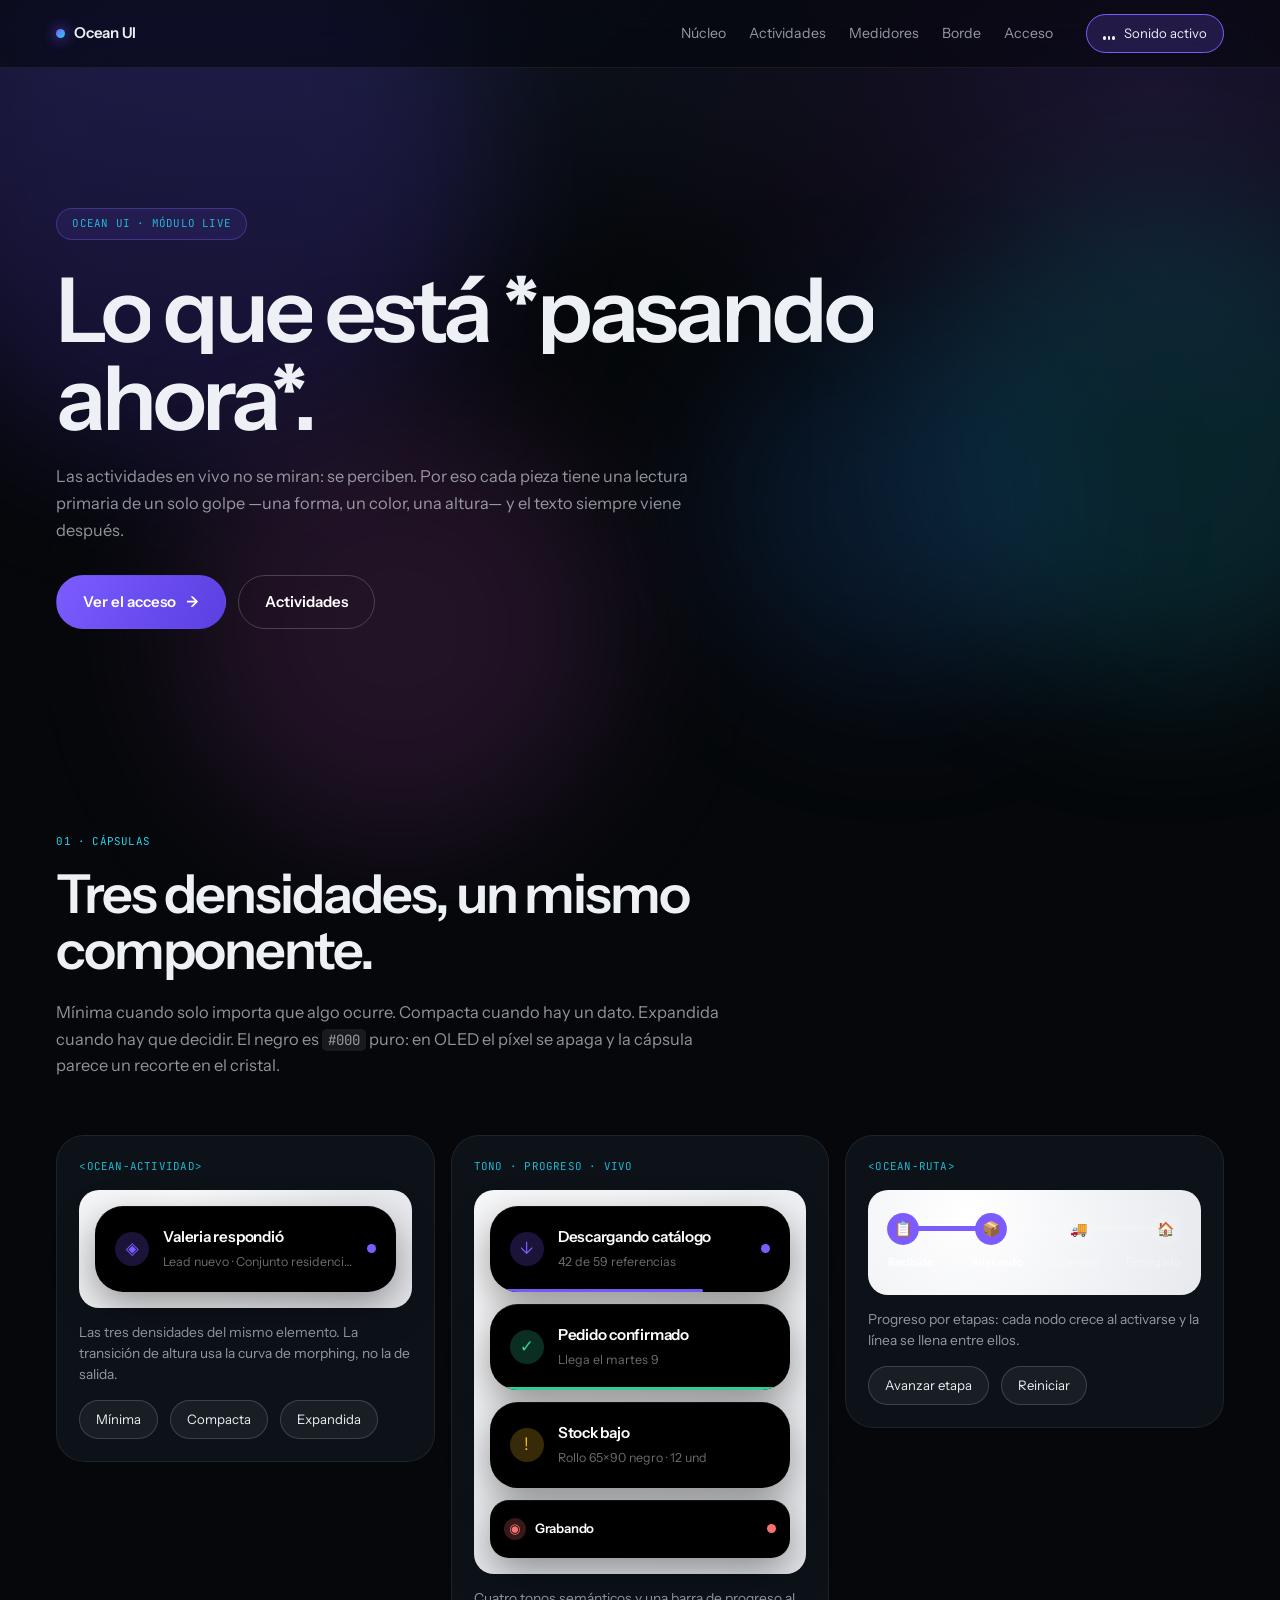
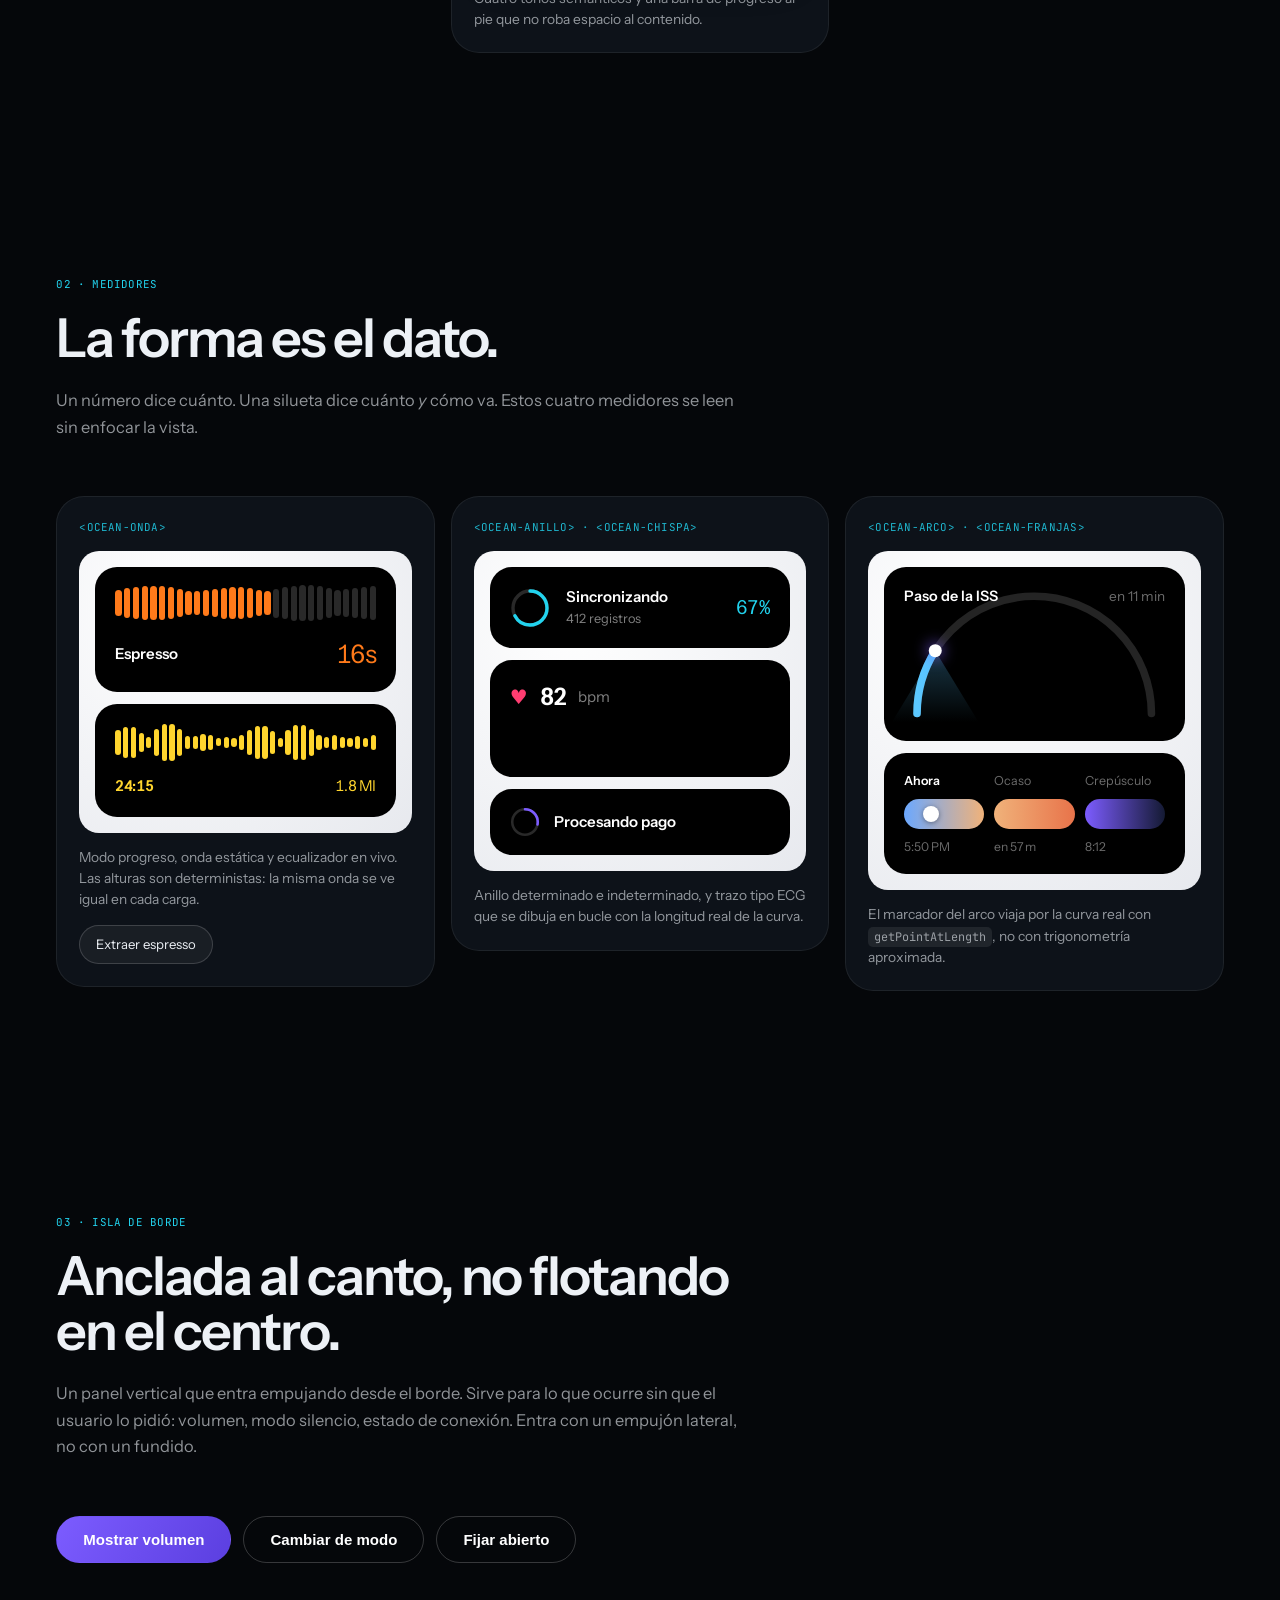
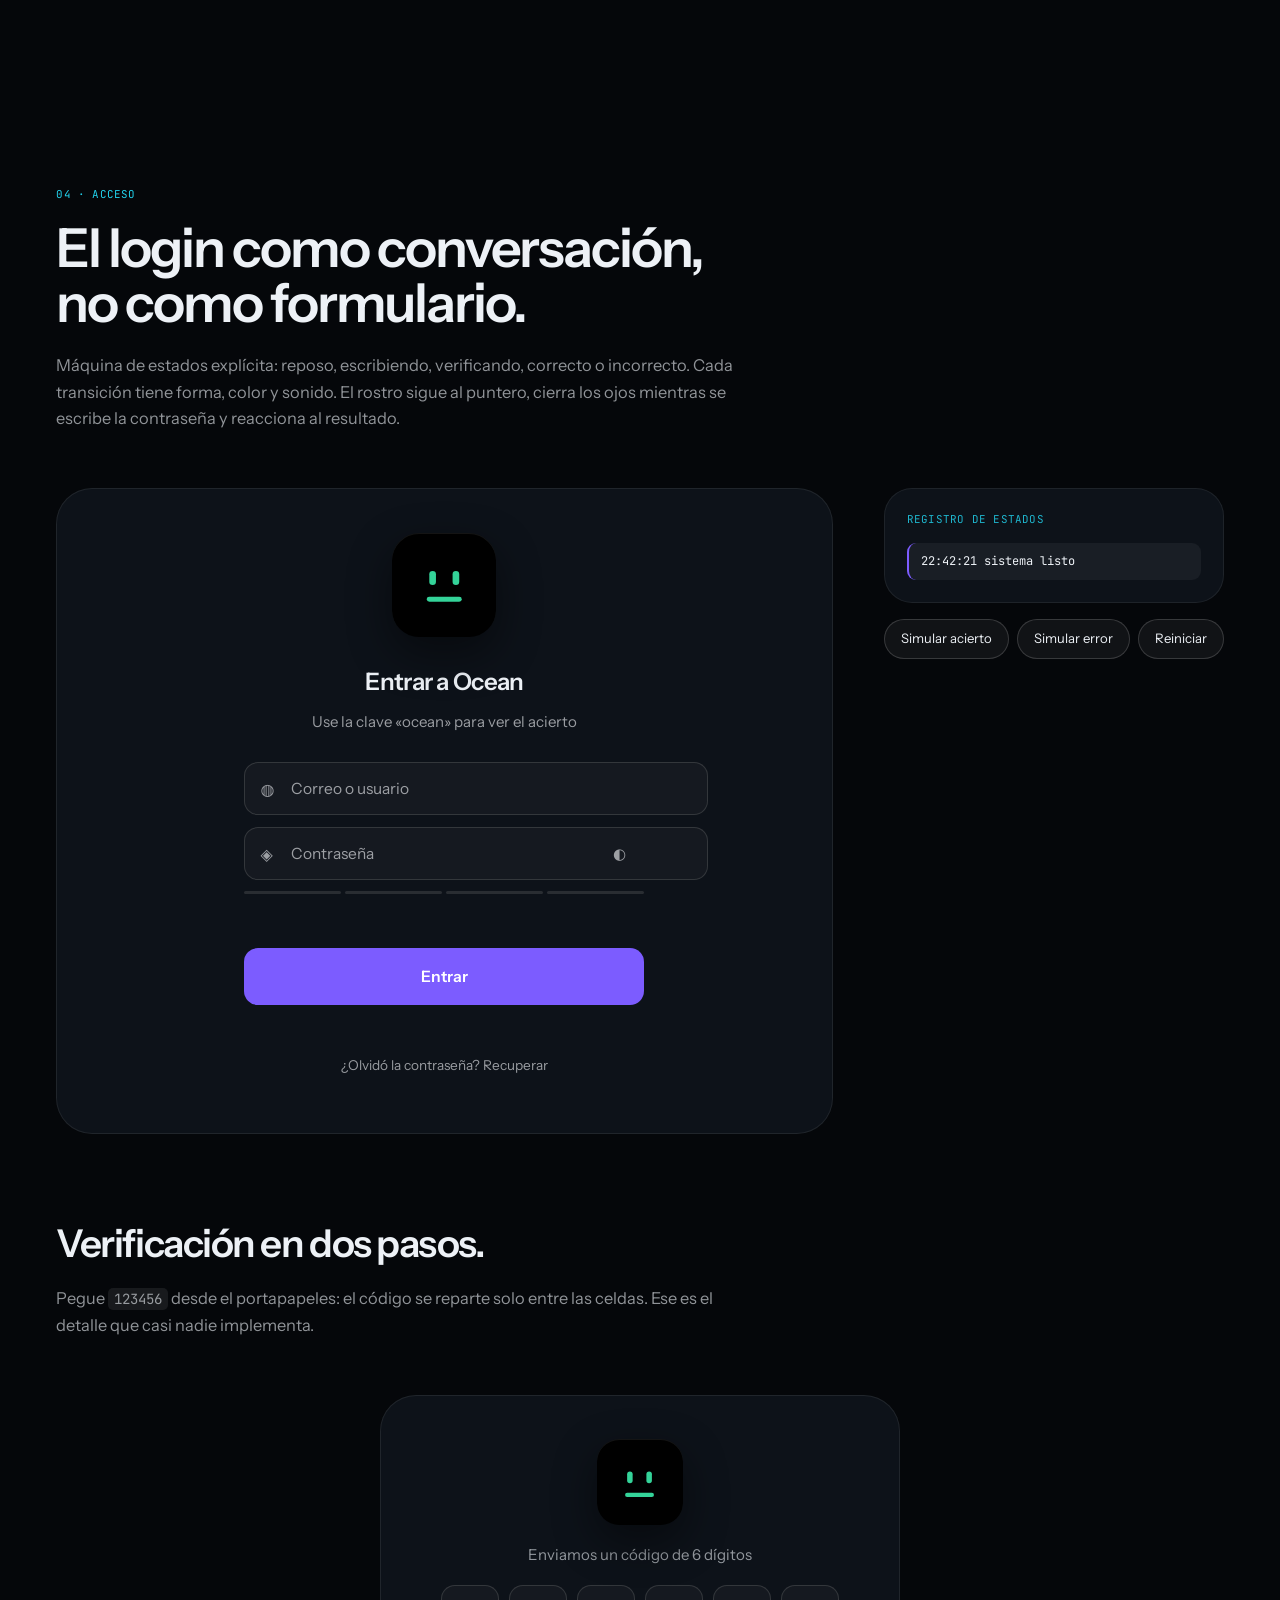
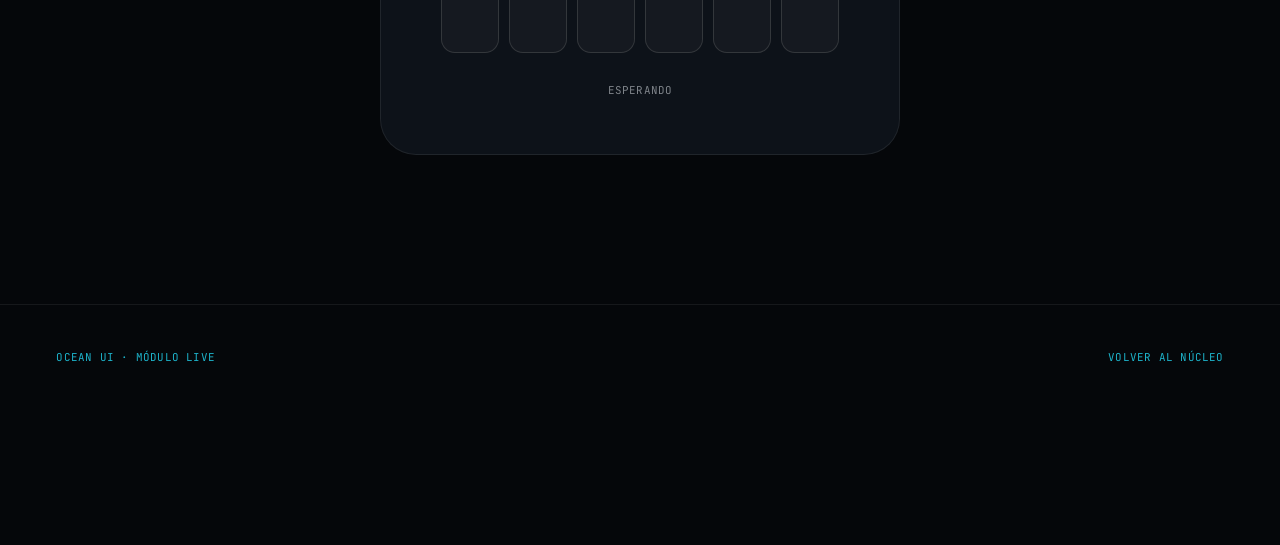
<file: live.html>
<!DOCTYPE html>
<html lang="es" data-o-tema="oscuro">
<head>
<meta charset="utf-8">
<meta name="viewport" content="width=device-width, initial-scale=1">
<title>Ocean Live — actividades en vivo y acceso | Ocean UI</title>
<meta name="description" content="Cápsulas de actividad en vivo, medidores, anillos, rutas, islas de borde y un sistema de acceso con máquina de estados. Parte de Ocean UI.">
<meta name="theme-color" content="#05070A">
<link rel="preconnect" href="https://fonts.googleapis.com">
<link rel="preconnect" href="https://fonts.gstatic.com" crossorigin>
<link href="https://fonts.googleapis.com/css2?family=Instrument+Sans:wght@400;500;600;700&family=JetBrains+Mono:wght@400;500&display=swap" rel="stylesheet">
<link rel="stylesheet" href="src/ocean.css">
<link rel="stylesheet" href="demo.css">
<style>
  .capsulas{display:grid;grid-template-columns:repeat(auto-fill,minmax(310px,1fr));gap:16px;align-items:start}
  .demo-caja{background:#0D1219;border:1px solid rgba(255,255,255,.07);border-radius:var(--o-r-l);
    padding:22px;display:flex;flex-direction:column;gap:14px}
  .demo-caja > .o-mono{color:var(--o-acento-2);opacity:.85}
  .demo-caja .muestra{display:flex;flex-direction:column;gap:12px;align-items:stretch;
    padding:16px;border-radius:var(--o-r-m);background:#F1F2F4;
    background-image:radial-gradient(circle at 30% 20%, #fff, #E7E9EE)}
  .demo-caja p{margin:0;color:var(--tx2);font-size:.86rem;line-height:1.55}
  .fila-cap{display:flex;gap:12px;flex-wrap:wrap;align-items:center}
  .acceso-zona{display:grid;grid-template-columns:1fr 340px;gap:clamp(24px,4vw,56px);align-items:start}
  @media(max-width:940px){.acceso-zona{grid-template-columns:1fr}}
  .acceso-caja{background:#0D1219;border:1px solid rgba(255,255,255,.08);
    border-radius:var(--o-r-xl);padding:clamp(26px,3.4vw,46px)}
  .registro{display:flex;flex-direction:column;gap:7px;font-family:var(--mono);font-size:.75rem;
    max-height:330px;overflow-y:auto}
  .registro div{padding:9px 12px;border-radius:9px;background:rgba(255,255,255,.05);
    border-left:2px solid var(--o-acento)}
  .registro div.ok{border-left-color:#34D399} .registro div.err{border-left-color:#F87171}
  .pistas{display:flex;gap:8px;flex-wrap:wrap;margin-top:16px}
  .cod-zona{display:flex;flex-direction:column;align-items:center;gap:18px;text-align:center}
</style>
</head>
<body>

<div class="fondo" aria-hidden="true">
  <span class="orbe o1"></span><span class="orbe o2"></span>
  <span class="orbe o3"></span><span class="orbe o4"></span>
</div>

<header class="cab">
  <div class="wrap fila">
    <a href="index.html" class="marca"><span class="punto"></span> Ocean UI</a>
    <nav class="nav">
      <a href="index.html">Núcleo</a><a href="#actividades">Actividades</a>
      <a href="#medidores">Medidores</a><a href="#borde">Borde</a><a href="#acceso">Acceso</a>
    </nav>
    <button class="son" id="botonSonido" aria-pressed="false">
      <span class="ondas"><i></i><i></i><i></i></span><span id="etiquetaSonido">Sonido</span>
    </button>
  </div>
</header>

<section class="hero" id="top">
  <div class="wrap">
    <div class="eyebrow o-rv"><span class="o-mono">Ocean UI · módulo Live</span></div>
    <h1 class="d1" data-o-palabras>Lo que está *pasando ahora*.</h1>
    <p class="lede o-rv o-rv-d2">Las actividades en vivo no se miran: se perciben. Por eso cada pieza tiene una lectura primaria de un solo golpe —una forma, un color, una altura— y el texto siempre viene después.</p>
    <div class="acciones o-rv o-rv-d3">
      <a class="btn" href="#acceso" data-o-sonido="toque" data-o-roce><span>Ver el acceso</span><span class="fl">→</span></a>
      <a class="btn linea" href="#actividades" data-o-sonido="toque" data-o-roce>Actividades</a>
    </div>
  </div>
</section>

<!-- ============ ACTIVIDADES ============ -->
<section class="sec" id="actividades">
  <div class="wrap">
    <div class="cabecera">
      <span class="o-mono etiqueta o-rv">01 · Cápsulas</span>
      <h2 class="d2 o-rv o-rv-d1">Tres densidades, un mismo componente.</h2>
      <p class="lede o-rv o-rv-d2">Mínima cuando solo importa que algo ocurre. Compacta cuando hay un dato. Expandida cuando hay que decidir. El negro es <code>#000</code> puro: en OLED el píxel se apaga y la cápsula parece un recorte en el cristal.</p>
    </div>

    <div class="capsulas" data-o-esc="70">
      <div class="demo-caja o-rv"><span class="o-mono">&lt;ocean-actividad&gt;</span>
        <div class="muestra" id="mDensidad"></div>
        <p>Las tres densidades del mismo elemento. La transición de altura usa la curva de morphing, no la de salida.</p>
        <div class="fila-cap">
          <button class="mini" data-dens="minima" data-o-roce>Mínima</button>
          <button class="mini" data-dens="compacta" data-o-roce>Compacta</button>
          <button class="mini" data-dens="expandida" data-o-roce>Expandida</button>
        </div>
      </div>

      <div class="demo-caja o-rv"><span class="o-mono">tono · progreso · vivo</span>
        <div class="muestra">
          <ocean-actividad densidad="compacta" icono="↓" principal="Descargando catálogo"
            secundario="42 de 59 referencias" tono="acento" progreso="71" vivo></ocean-actividad>
          <ocean-actividad densidad="compacta" icono="✓" principal="Pedido confirmado"
            secundario="Llega el martes 9" tono="ok" progreso="100"></ocean-actividad>
          <ocean-actividad densidad="compacta" icono="!" principal="Stock bajo"
            secundario="Rollo 65×90 negro · 12 und" tono="alerta"></ocean-actividad>
          <ocean-actividad densidad="minima" icono="◉" principal="Grabando" tono="error" vivo></ocean-actividad>
        </div>
        <p>Cuatro tonos semánticos y una barra de progreso al pie que no roba espacio al contenido.</p>
      </div>

      <div class="demo-caja o-rv"><span class="o-mono">&lt;ocean-ruta&gt;</span>
        <div class="muestra" style="padding:24px 20px">
          <ocean-ruta id="ruta" etapas="Recibido,Alistando,En camino,Entregado"
            iconos="📋,📦,🚚,🏠" actual="1" color="#7C5CFF"></ocean-ruta>
        </div>
        <p>Progreso por etapas: cada nodo crece al activarse y la línea se llena entre ellos.</p>
        <div class="fila-cap"><button class="mini" id="rutaGo" data-o-roce>Avanzar etapa</button>
          <button class="mini" id="rutaReset" data-o-roce>Reiniciar</button></div>
      </div>
    </div>
  </div>
</section>

<!-- ============ MEDIDORES ============ -->
<section class="sec" id="medidores">
  <div class="wrap">
    <div class="cabecera">
      <span class="o-mono etiqueta o-rv">02 · Medidores</span>
      <h2 class="d2 o-rv o-rv-d1">La forma es el dato.</h2>
      <p class="lede o-rv o-rv-d2">Un número dice cuánto. Una silueta dice cuánto <em>y</em> cómo va. Estos cuatro medidores se leen sin enfocar la vista.</p>
    </div>

    <div class="capsulas" data-o-esc="70">
      <div class="demo-caja o-rv"><span class="o-mono">&lt;ocean-onda&gt;</span>
        <div class="muestra">
          <div style="background:#000;border-radius:22px;padding:18px 20px;color:#fff">
            <ocean-onda id="ondaEsp" modo="progreso" barras="30" valor="58"
              color="#FF7A1A" alto="36px"></ocean-onda>
            <div style="display:flex;justify-content:space-between;align-items:center;margin-top:12px">
              <span style="font-weight:600">Espresso</span>
              <span class="o-num" id="espTiempo" style="font-size:1.6rem;color:#FF7A1A">16s</span>
            </div>
          </div>
          <div style="background:#000;border-radius:22px;padding:18px 20px;color:#fff">
            <ocean-onda modo="vivo" barras="34" color="#FFD52E" alto="40px"></ocean-onda>
            <div style="display:flex;justify-content:space-between;margin-top:12px">
              <span class="o-num" style="color:#FFD52E;font-weight:600">24:15</span>
              <span class="o-num" style="color:#FFD52E">1.8 MI</span></div>
          </div>
        </div>
        <p>Modo progreso, onda estática y ecualizador en vivo. Las alturas son deterministas: la misma onda se ve igual en cada carga.</p>
        <div class="fila-cap"><button class="mini" id="espGo" data-o-roce>Extraer espresso</button></div>
      </div>

      <div class="demo-caja o-rv"><span class="o-mono">&lt;ocean-anillo&gt; · &lt;ocean-chispa&gt;</span>
        <div class="muestra">
          <div style="background:#000;border-radius:22px;padding:18px 20px;color:#fff;
                      display:flex;align-items:center;gap:16px">
            <ocean-anillo valor="67" tam="40px" color="#22D3EE"></ocean-anillo>
            <div style="flex:1"><div style="font-weight:600">Sincronizando</div>
              <div style="font-size:.8rem;opacity:.5">412 registros</div></div>
            <span class="o-num" style="color:#22D3EE;font-size:1.2rem">67%</span>
          </div>
          <div style="background:#000;border-radius:22px;padding:18px 20px;color:#fff">
            <div style="display:flex;align-items:center;gap:12px;margin-bottom:8px">
              <span style="color:#FF3D71;font-size:20px">♥</span>
              <span class="o-num" style="font-size:1.5rem;font-weight:600">82</span>
              <span style="opacity:.5">bpm</span></div>
            <ocean-chispa ecg color="#FF3D71" alto="34px"></ocean-chispa>
          </div>
          <div style="background:#000;border-radius:22px;padding:18px 20px;color:#fff;
                      display:flex;align-items:center;gap:14px">
            <ocean-anillo indeterminado tam="30px" color="#7C5CFF"></ocean-anillo>
            <span style="font-weight:600">Procesando pago</span>
          </div>
        </div>
        <p>Anillo determinado e indeterminado, y trazo tipo ECG que se dibuja en bucle con la longitud real de la curva.</p>
      </div>

      <div class="demo-caja o-rv"><span class="o-mono">&lt;ocean-arco&gt; · &lt;ocean-franjas&gt;</span>
        <div class="muestra">
          <div style="background:#000;border-radius:22px;padding:18px 20px;color:#fff">
            <ocean-arco id="arco" valor="34" etiqueta="Paso de la ISS" detalle="en 14 min"
              color="#5BC8FF" color2="#2563EB"></ocean-arco>
          </div>
          <div style="background:#000;border-radius:22px;padding:18px 20px;color:#fff">
            <ocean-franjas id="franjas"></ocean-franjas>
          </div>
        </div>
        <p>El marcador del arco viaja por la curva real con <code>getPointAtLength</code>, no con trigonometría aproximada.</p>
      </div>
    </div>
  </div>
</section>

<!-- ============ BORDE ============ -->
<section class="sec" id="borde">
  <div class="wrap">
    <div class="cabecera">
      <span class="o-mono etiqueta o-rv">03 · Isla de borde</span>
      <h2 class="d2 o-rv o-rv-d1">Anclada al canto, no flotando en el centro.</h2>
      <p class="lede o-rv o-rv-d2">Un panel vertical que entra empujando desde el borde. Sirve para lo que ocurre sin que el usuario lo pidió: volumen, modo silencio, estado de conexión. Entra con un empujón lateral, no con un fundido.</p>
    </div>
    <div class="fila-cap o-rv o-rv-d2">
      <button class="btn" id="bordeVol" data-o-roce><span>Mostrar volumen</span></button>
      <button class="btn linea" id="bordeModo" data-o-roce>Cambiar de modo</button>
      <button class="btn linea" id="bordeFijo" data-o-roce>Fijar abierto</button>
    </div>
  </div>
</section>

<!-- ============ ACCESO ============ -->
<section class="sec" id="acceso">
  <div class="wrap">
    <div class="cabecera">
      <span class="o-mono etiqueta o-rv">04 · Acceso</span>
      <h2 class="d2 o-rv o-rv-d1">El login como conversación, no como formulario.</h2>
      <p class="lede o-rv o-rv-d2">Máquina de estados explícita: reposo, escribiendo, verificando, correcto o incorrecto. Cada transición tiene forma, color y sonido. El rostro sigue al puntero, cierra los ojos mientras se escribe la contraseña y reacciona al resultado.</p>
    </div>

    <div class="acceso-zona">
      <div class="acceso-caja o-rv o-rv-d1">
        <ocean-acceso id="formAcceso" titulo="Entrar a Ocean" subtitulo="Use la clave «ocean» para ver el acierto"
          boton="Entrar">
          <span slot="pie">¿Olvidó la contraseña? <a href="#acceso">Recuperar</a></span>
        </ocean-acceso>
      </div>
      <div>
        <div class="demo-caja o-rv o-rv-d2">
          <span class="o-mono">Registro de estados</span>
          <div class="registro" id="registro"></div>
        </div>
        <div class="pistas">
          <button class="mini" id="probOk" data-o-roce>Simular acierto</button>
          <button class="mini" id="probErr" data-o-roce>Simular error</button>
          <button class="mini" id="probReset" data-o-roce>Reiniciar</button>
        </div>
      </div>
    </div>

    <div class="cabecera" style="margin-top:clamp(56px,7vw,100px)">
      <h3 class="d2 o-rv" style="font-size:clamp(1.5rem,3vw,2.4rem)">Verificación en dos pasos.</h3>
      <p class="lede o-rv o-rv-d1">Pegue <code>123456</code> desde el portapapeles: el código se reparte solo entre las celdas. Ese es el detalle que casi nadie implementa.</p>
    </div>
    <div class="acceso-caja o-rv o-rv-d1" style="max-width:520px;margin-inline:auto">
      <div class="cod-zona">
        <ocean-rostro id="rostro2" estado="reposo" tam="86px"></ocean-rostro>
        <p style="margin:0;color:var(--tx2)">Enviamos un código de 6 dígitos</p>
        <ocean-codigo id="codigo" largo="6"></ocean-codigo>
        <p class="o-mono" id="codMsg" style="color:var(--tx2);min-height:1.2em">Esperando</p>
      </div>
    </div>
  </div>
</section>

<footer class="pie">
  <div class="wrap"><div class="pie-fila">
    <span class="o-mono">Ocean UI · módulo Live</span>
    <span class="o-mono"><a href="index.html">Volver al núcleo</a></span>
  </div></div>
</footer>

<!-- isla de borde, fuera del flujo -->
<ocean-borde id="islaBorde" lado="izq">
  <div id="bordeContenido"></div>
</ocean-borde>

<script src="src/ocean-motion.js"></script>
<script src="src/ocean-sound.js"></script>
<script src="src/ocean-ui.js"></script>
<script src="src/ocean-live.js"></script>
<script src="src/ocean-auth.js"></script>
<script src="live.js"></script>
</body>
</html>
</file>
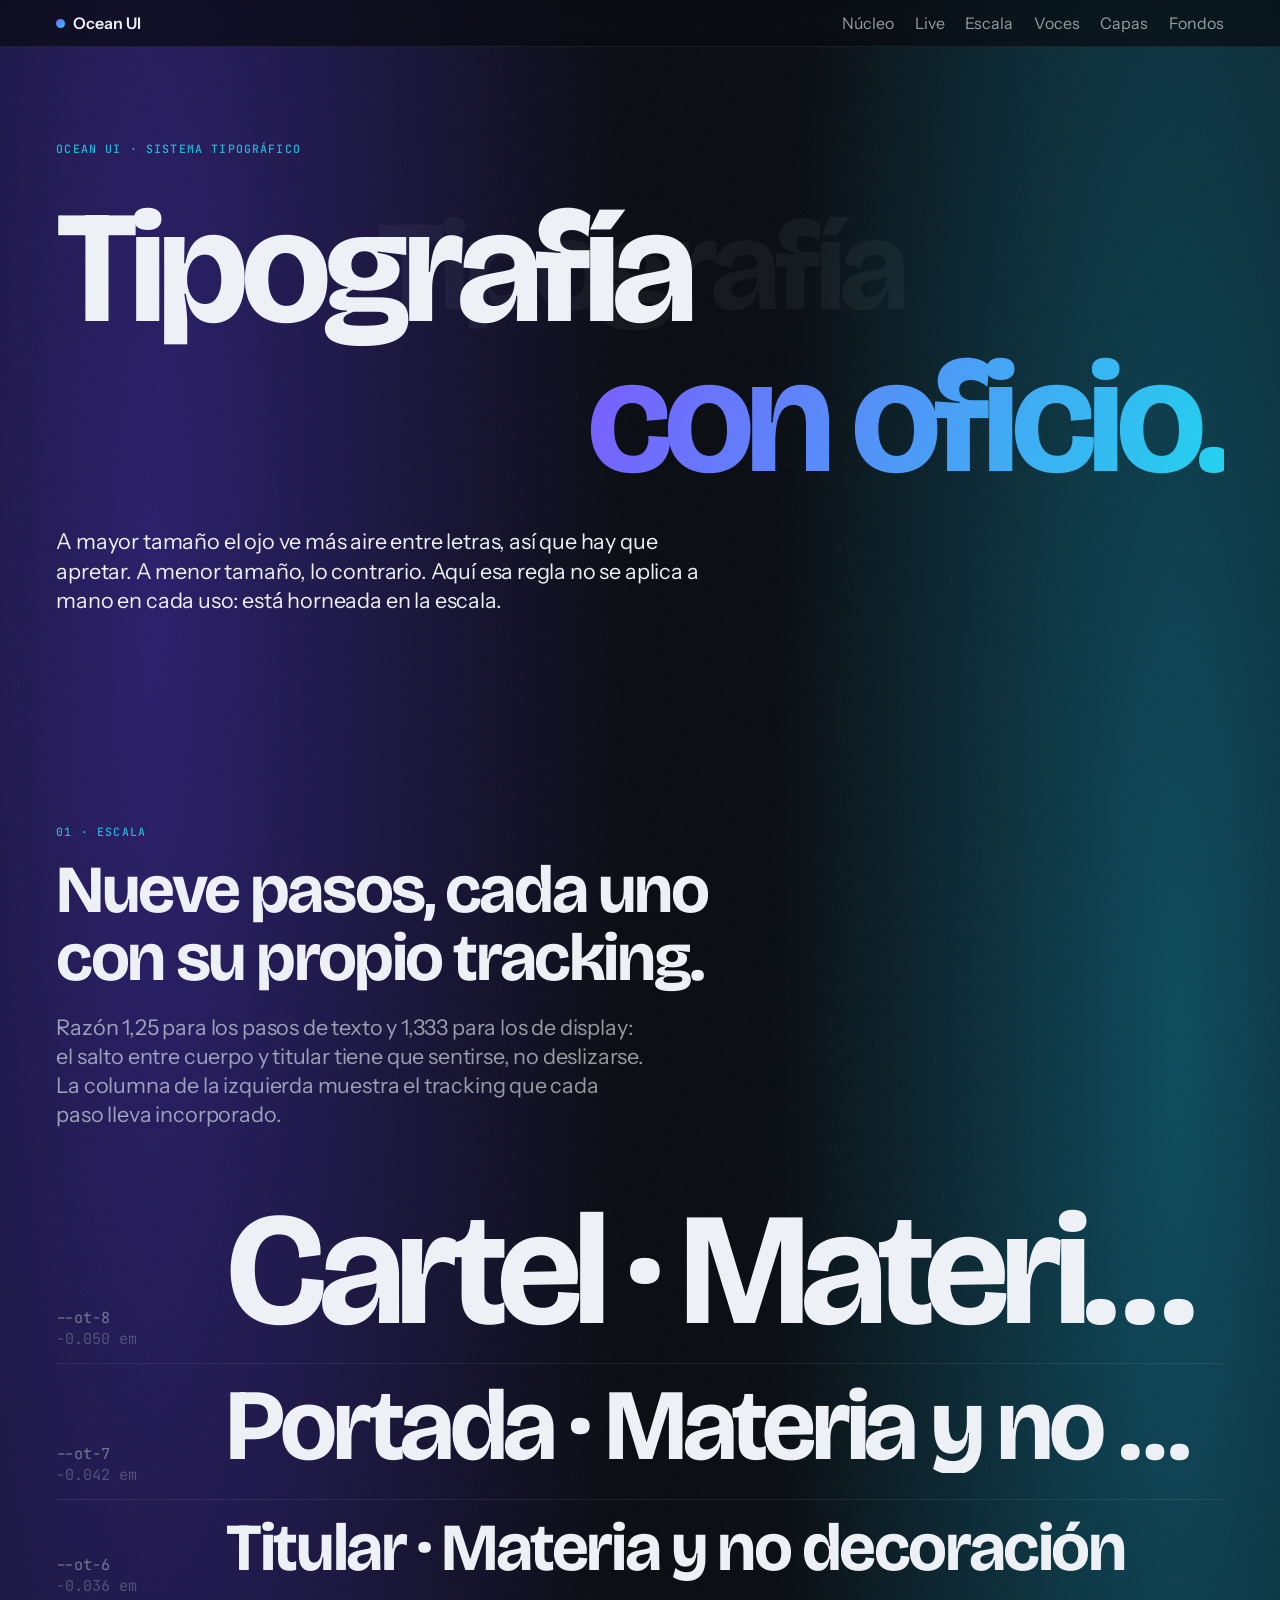
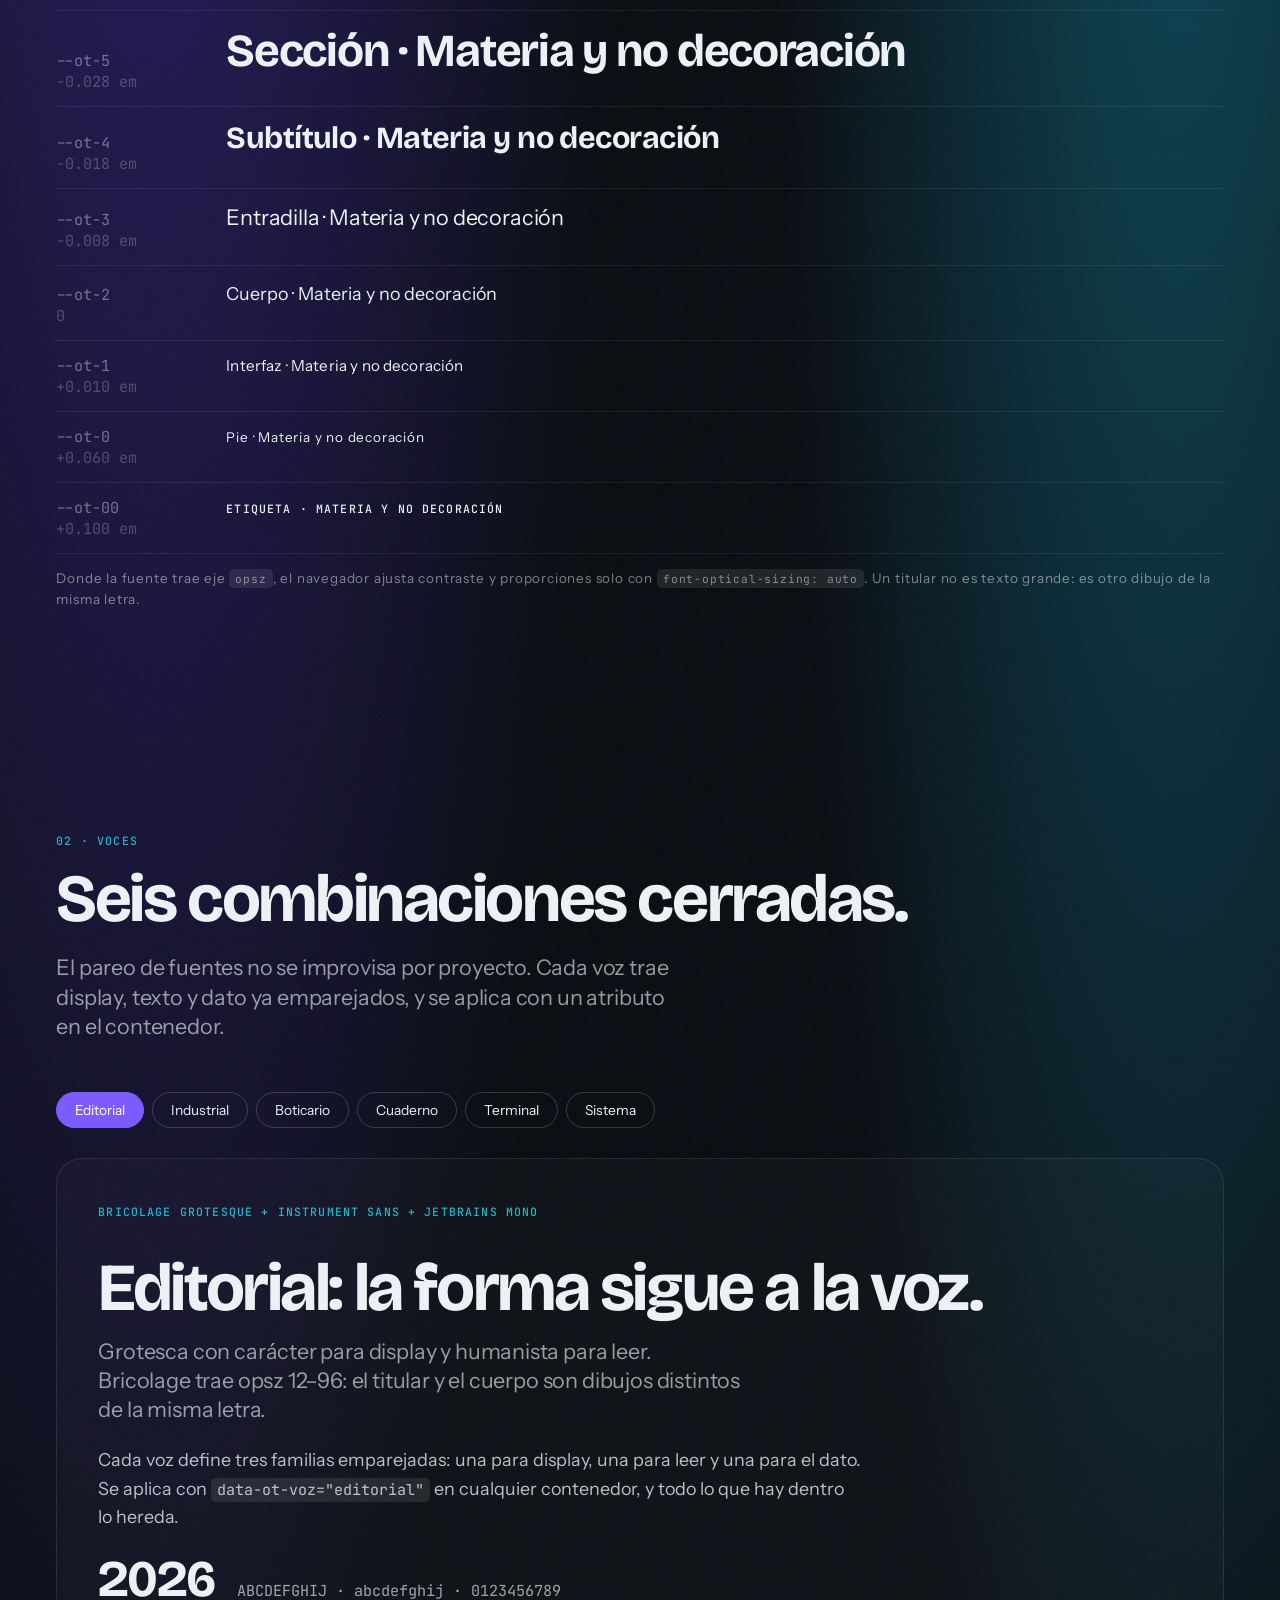
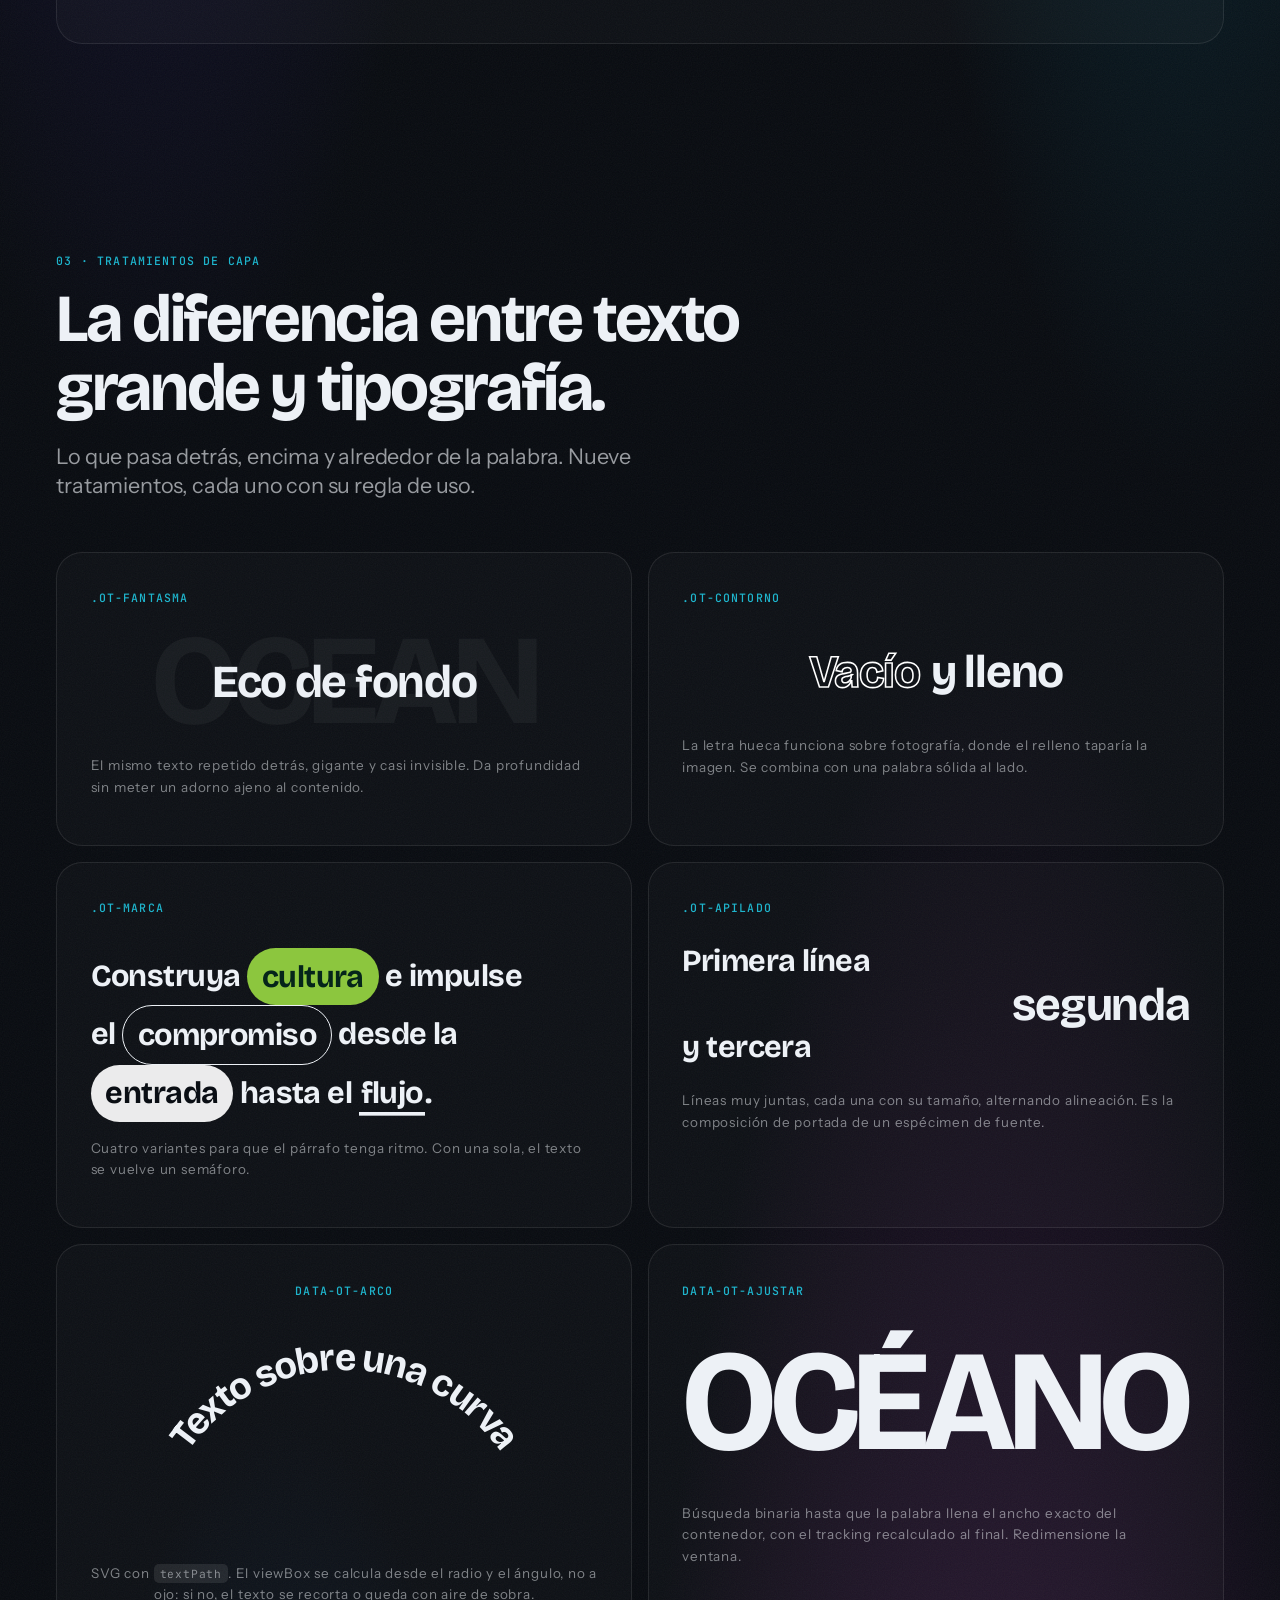
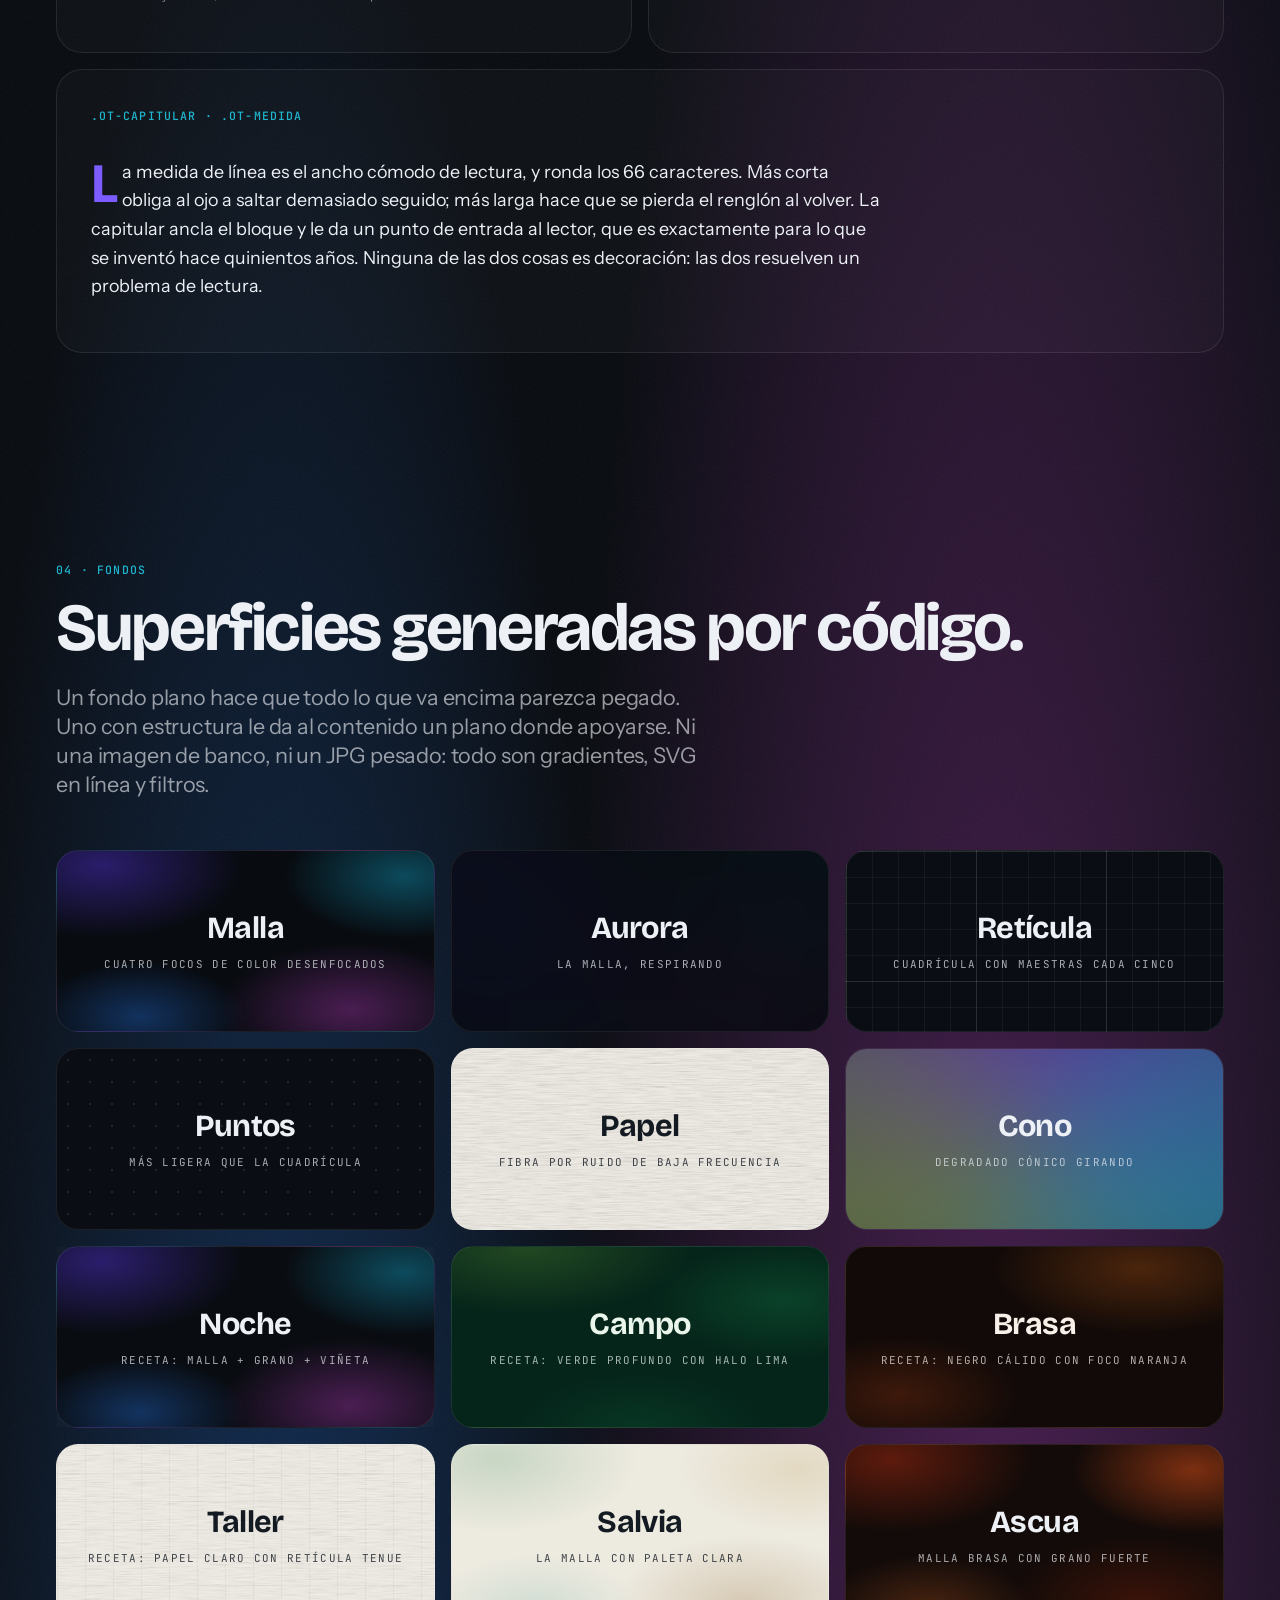
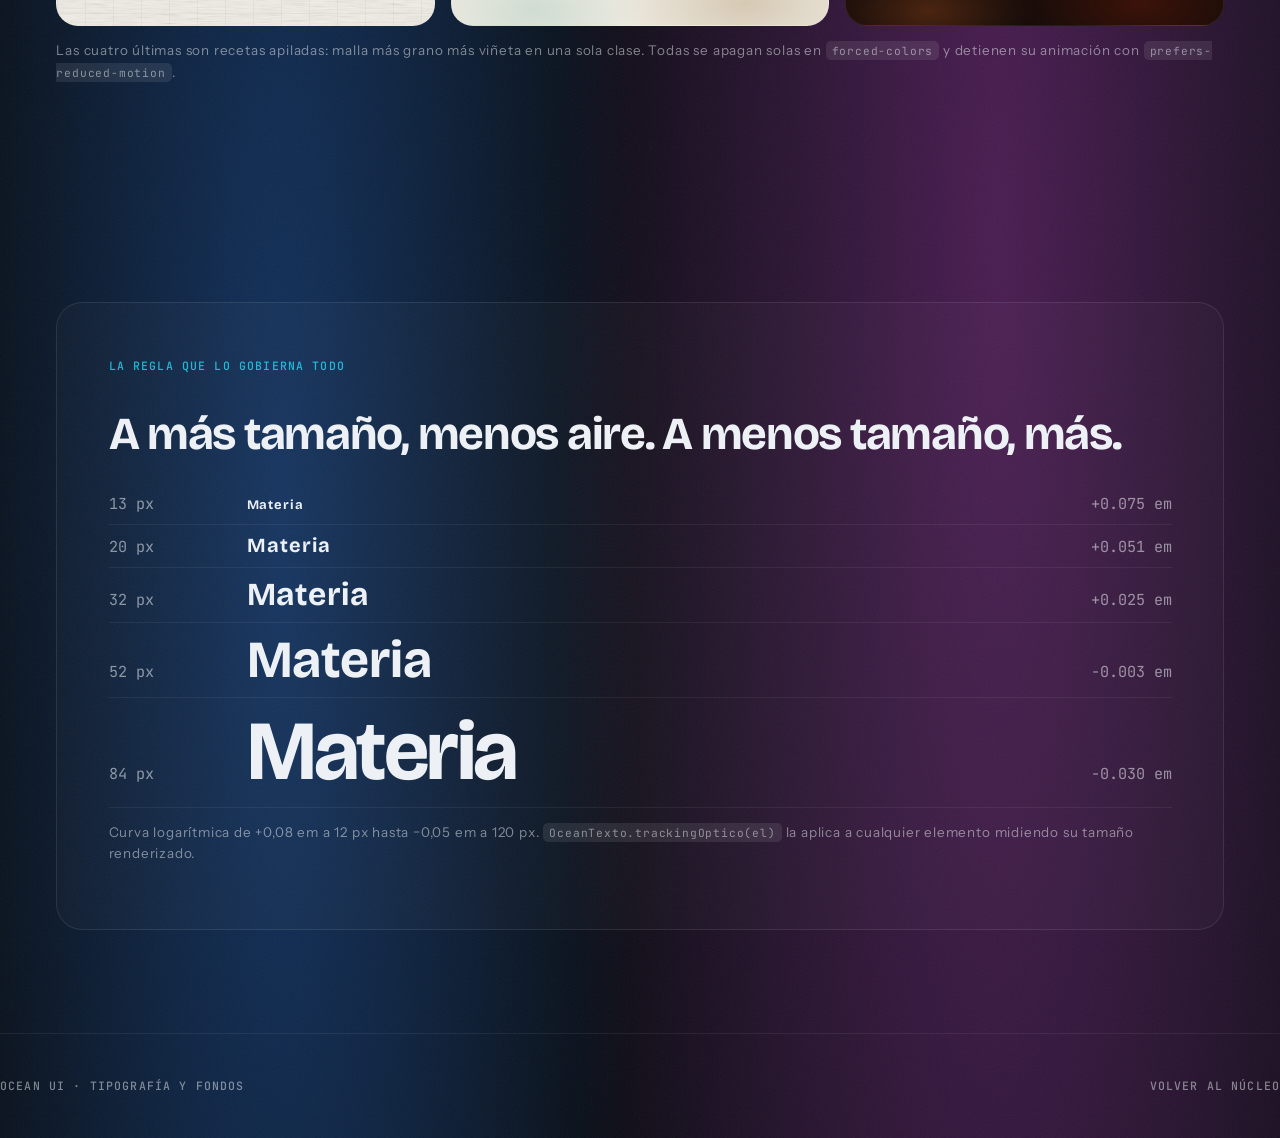
<file: tipografia.html>
<!DOCTYPE html>
<html lang="es" data-o-tema="oscuro" data-ot-voz="editorial">
<head>
<meta charset="utf-8">
<meta name="viewport" content="width=device-width, initial-scale=1">
<title>Tipografía y fondos — Ocean UI</title>
<meta name="description" content="Sistema tipográfico con tracking óptico, seis voces emparejadas, tratamientos de capa y fondos generados por código. Parte de Ocean UI.">
<meta name="theme-color" content="#080B10">
<link rel="preconnect" href="https://fonts.googleapis.com">
<link rel="preconnect" href="https://fonts.gstatic.com" crossorigin>
<link href="https://fonts.googleapis.com/css2?family=Bricolage+Grotesque:opsz,wght@12..96,200..800&family=Instrument+Sans:wght@400;500;600;700&family=JetBrains+Mono:wght@400;500&family=Fraunces:opsz,wght,SOFT,WONK@9..144,300..900,0..100,0..1&family=Archivo:wght@400;500;600;800&family=Martian+Mono:wght@400;500&family=Schibsted+Grotesk:wght@400;500;600;700&family=Caveat:wght@500;600;700&family=Recursive:CASL,MONO,wght@0..1,0..1,300..900&display=swap" rel="stylesheet">
<link rel="stylesheet" href="src/ocean.css">
<link rel="stylesheet" href="src/ocean-tipografia.css">
<link rel="stylesheet" href="src/ocean-fondos.css">
<style>
  html{overflow-x:clip}
  body{margin:0;font-family:var(--ot-texto);color:#EDF1F6;background:#080B10;
    -webkit-font-smoothing:antialiased;overflow-x:clip}
  a{color:inherit;text-decoration:none}
  code{font-family:var(--ot-dato);font-size:.84em;background:rgba(255,255,255,.09);
    padding:2px 6px;border-radius:5px}
  :focus-visible{outline:2px solid #7C5CFF;outline-offset:3px;border-radius:6px}
  .wrap{max-width:1280px;margin:0 auto;padding-inline:clamp(20px,4.4vw,64px)}
  .sec{padding:clamp(64px,8vw,130px) 0;position:relative}
  .cab{position:sticky;top:0;z-index:100;padding:13px 0;background:rgba(8,11,16,.7);
    backdrop-filter:blur(20px) saturate(1.5);border-bottom:1px solid rgba(255,255,255,.07)}
  .cab .fila{display:flex;align-items:center;gap:clamp(12px,2.4vw,32px)}
  .cab nav{display:flex;gap:clamp(10px,1.6vw,24px);margin-left:auto;flex-wrap:wrap}
  .cab nav a{opacity:.62;transition:opacity .3s}
  .cab nav a:hover{opacity:1}
  .marca{display:flex;align-items:center;gap:8px;font-weight:600}
  .marca i{width:9px;height:9px;border-radius:50%;background:linear-gradient(135deg,#7C5CFF,#22D3EE)}
  .tarj{border:1px solid rgba(255,255,255,.09);border-radius:26px;padding:clamp(20px,2.6vw,34px);
    background:rgba(255,255,255,.025)}
  .rejilla{display:grid;gap:16px}
  .r2{grid-template-columns:repeat(2,1fr)} .r3{grid-template-columns:repeat(3,1fr)}
  @media(max-width:900px){.r2,.r3{grid-template-columns:1fr}}
  .cabecera{margin-bottom:clamp(30px,4vw,56px)}
  .cabecera .ot-entradilla{margin-top:20px;color:rgba(237,241,246,.62)}
  .etq{display:inline-block;color:#22D3EE;margin-bottom:16px;opacity:.85}
  .esc-fila{display:flex;align-items:baseline;gap:20px;padding:14px 0;
    border-bottom:1px solid rgba(255,255,255,.07);flex-wrap:wrap}
  .esc-fila .m{flex:none;width:150px;color:rgba(237,241,246,.42)}
  @media(max-width:640px){
    .esc-fila{gap:10px}
    .esc-fila .m{width:100%}
    .esc-fila .t{width:100%;flex-basis:100%}
  }
  .esc-fila .t{flex:1;min-width:0;overflow:hidden;white-space:nowrap;text-overflow:ellipsis}
  .voces{display:flex;gap:8px;flex-wrap:wrap;margin-bottom:30px}
  .voces button{border:1px solid rgba(255,255,255,.18);background:none;color:inherit;
    border-radius:999px;padding:9px 18px;font:inherit;font-size:.86rem;cursor:pointer;
    transition:.3s cubic-bezier(.16,1,.3,1)}
  .voces button:hover{border-color:#7C5CFF;color:#C9BBFF}
  .voces button[aria-pressed=true]{background:#7C5CFF;border-color:#7C5CFF;color:#fff}
  .muestra-voz{border-radius:26px;padding:clamp(24px,3.2vw,44px);overflow:hidden}
  .fondo-demo{height:180px;border-radius:22px;display:grid;place-items:center;
    border:1px solid rgba(255,255,255,.08)}
  .fondo-demo span{font-family:var(--ot-dato);font-size:.68rem;letter-spacing:.12em;
    text-transform:uppercase;opacity:.7}
  .ot-l{display:inline-block;opacity:0;transform:translateY(.5em) rotate(6deg);
    animation:letra .6s cubic-bezier(.16,1,.3,1) forwards;
    animation-delay:calc(var(--i) * 26ms)}
  @keyframes letra{to{opacity:1;transform:none}}
  @media(prefers-reduced-motion:reduce){.ot-l{animation:none;opacity:1;transform:none}}
  .pie{padding:44px 0;border-top:1px solid rgba(255,255,255,.07);
    display:flex;justify-content:space-between;gap:16px;flex-wrap:wrap;
    color:rgba(237,241,246,.5)}
  .nota{color:rgba(237,241,246,.5);margin-top:14px;line-height:1.6}
</style>
</head>
<body class="of-noche">

<header class="cab">
  <div class="wrap fila">
    <a href="index.html" class="marca"><i></i> Ocean UI</a>
    <nav>
      <a href="index.html">Núcleo</a><a href="live.html">Live</a>
      <a href="#escala">Escala</a><a href="#voces">Voces</a>
      <a href="#capas">Capas</a><a href="#fondos">Fondos</a>
    </nav>
  </div>
</header>

<!-- ===================== PORTADA ===================== -->
<section class="sec" style="padding-top:clamp(50px,7vw,100px)">
  <div class="wrap">
    <span class="ot-etiqueta etq">Ocean UI · sistema tipográfico</span>
    <h1 class="ot-apilado" style="margin-bottom:34px">
      <span class="ot-cartel ot-fantasma" data-ot-letras>Tipografía</span>
      <span class="ot-cartel ot-degradado" style="--grad-a:#7C5CFF;--grad-b:#22D3EE">con oficio.</span>
    </h1>
    <p class="ot-entradilla">A mayor tamaño el ojo ve más aire entre letras, así que hay que apretar. A menor tamaño, lo contrario. Aquí esa regla no se aplica a mano en cada uso: está horneada en la escala.</p>
  </div>
</section>

<!-- ===================== ESCALA ===================== -->
<section class="sec" id="escala">
  <div class="wrap">
    <div class="cabecera">
      <span class="ot-etiqueta etq">01 · Escala</span>
      <h2 class="ot-d1">Nueve pasos, cada uno con su propio tracking.</h2>
      <p class="ot-entradilla">Razón 1,25 para los pasos de texto y 1,333 para los de display: el salto entre cuerpo y titular tiene que sentirse, no deslizarse. La columna de la izquierda muestra el tracking que cada paso lleva incorporado.</p>
    </div>
    <div id="tablaEscala"></div>
    <p class="nota ot-pie">Donde la fuente trae eje <code>opsz</code>, el navegador ajusta contraste y proporciones solo con <code>font-optical-sizing: auto</code>. Un titular no es texto grande: es otro dibujo de la misma letra.</p>
  </div>
</section>

<!-- ===================== VOCES ===================== -->
<section class="sec" id="voces">
  <div class="wrap">
    <div class="cabecera">
      <span class="ot-etiqueta etq">02 · Voces</span>
      <h2 class="ot-d1">Seis combinaciones cerradas.</h2>
      <p class="ot-entradilla">El pareo de fuentes no se improvisa por proyecto. Cada voz trae display, texto y dato ya emparejados, y se aplica con un atributo en el contenedor.</p>
    </div>
    <div class="voces" id="listaVoces" role="group"></div>
    <div class="muestra-voz tarj" id="muestraVoz"></div>
  </div>
</section>

<!-- ===================== CAPAS ===================== -->
<section class="sec" id="capas">
  <div class="wrap">
    <div class="cabecera">
      <span class="ot-etiqueta etq">03 · Tratamientos de capa</span>
      <h2 class="ot-d1">La diferencia entre texto grande y tipografía.</h2>
      <p class="ot-entradilla">Lo que pasa detrás, encima y alrededor de la palabra. Nueve tratamientos, cada uno con su regla de uso.</p>
    </div>

    <div class="rejilla r2">
      <div class="tarj">
        <span class="ot-etiqueta etq">.ot-fantasma</span>
        <div class="ot-fantasma" style="padding:34px 0;text-align:center" data-ot-eco="OCEAN">
          <span class="ot-d2">Eco de fondo</span>
        </div>
        <p class="ot-pie nota">El mismo texto repetido detrás, gigante y casi invisible. Da profundidad sin meter un adorno ajeno al contenido.</p>
      </div>

      <div class="tarj">
        <span class="ot-etiqueta etq">.ot-contorno</span>
        <div style="padding:24px 0;text-align:center">
          <span class="ot-d2 ot-contorno">Vacío</span>
          <span class="ot-d2">&nbsp;y lleno</span>
        </div>
        <p class="ot-pie nota">La letra hueca funciona sobre fotografía, donde el relleno taparía la imagen. Se combina con una palabra sólida al lado.</p>
      </div>

      <div class="tarj">
        <span class="ot-etiqueta etq">.ot-marca</span>
        <p class="ot-d3" style="line-height:1.7;margin:16px 0">
          Construya <span class="ot-marca ot-marca--solido" style="--ot-marca-bg:#8CC63E;--ot-marca-tx:#05251A">cultura</span>
          e impulse el <span class="ot-marca ot-marca--linea">compromiso</span>
          desde la <span class="ot-marca ot-marca--claro">entrada</span>
          hasta el <span class="ot-marca ot-marca--trazo">flujo</span>.
        </p>
        <p class="ot-pie nota">Cuatro variantes para que el párrafo tenga ritmo. Con una sola, el texto se vuelve un semáforo.</p>
      </div>

      <div class="tarj">
        <span class="ot-etiqueta etq">.ot-apilado</span>
        <div class="ot-apilado" style="padding:12px 0">
          <span class="ot-d3">Primera línea</span>
          <span class="ot-d2">segunda</span>
          <span class="ot-d3">y tercera</span>
        </div>
        <p class="ot-pie nota">Líneas muy juntas, cada una con su tamaño, alternando alineación. Es la composición de portada de un espécimen de fuente.</p>
      </div>

      <div class="tarj" style="text-align:center">
        <span class="ot-etiqueta etq">data-ot-arco</span>
        <div style="padding:20px 0;max-width:420px;margin-inline:auto">
          <div class="ot-d2" data-ot-arco="150" data-ot-radio="230">Texto sobre una curva</div>
        </div>
        <p class="ot-pie nota">SVG con <code>textPath</code>. El viewBox se calcula desde el radio y el ángulo, no a ojo: si no, el texto se recorta o queda con aire de sobra.</p>
      </div>

      <div class="tarj">
        <span class="ot-etiqueta etq">data-ot-ajustar</span>
        <div style="padding:14px 0"><div class="ot-d1" data-ot-ajustar>OCÉANO</div></div>
        <p class="ot-pie nota">Búsqueda binaria hasta que la palabra llena el ancho exacto del contenedor, con el tracking recalculado al final. Redimensione la ventana.</p>
      </div>
    </div>

    <div class="tarj" style="margin-top:16px">
      <span class="ot-etiqueta etq">.ot-capitular · .ot-medida</span>
      <p class="ot-cuerpo ot-capitular" style="margin-top:18px;--ot-capitular-color:#7C5CFF">
        La medida de línea es el ancho cómodo de lectura, y ronda los 66 caracteres. Más corta obliga al ojo a saltar demasiado seguido; más larga hace que se pierda el renglón al volver. La capitular ancla el bloque y le da un punto de entrada al lector, que es exactamente para lo que se inventó hace quinientos años. Ninguna de las dos cosas es decoración: las dos resuelven un problema de lectura.
      </p>
    </div>
  </div>
</section>

<!-- ===================== FONDOS ===================== -->
<section class="sec" id="fondos">
  <div class="wrap">
    <div class="cabecera">
      <span class="ot-etiqueta etq">04 · Fondos</span>
      <h2 class="ot-d1">Superficies generadas por código.</h2>
      <p class="ot-entradilla">Un fondo plano hace que todo lo que va encima parezca pegado. Uno con estructura le da al contenido un plano donde apoyarse. Ni una imagen de banco, ni un JPG pesado: todo son gradientes, SVG en línea y filtros.</p>
    </div>
    <div class="rejilla r3" id="listaFondos"></div>
    <p class="nota ot-pie">Las cuatro últimas son recetas apiladas: malla más grano más viñeta en una sola clase. Todas se apagan solas en <code>forced-colors</code> y detienen su animación con <code>prefers-reduced-motion</code>.</p>
  </div>
</section>

<!-- ===================== REGLA ===================== -->
<section class="sec">
  <div class="wrap">
    <div class="tarj of-reticula" style="padding:clamp(28px,4vw,58px)">
      <span class="ot-etiqueta etq">La regla que lo gobierna todo</span>
      <h2 class="ot-d2" style="margin:18px 0 24px">A más tamaño, menos aire. A menos tamaño, más.</h2>
      <div id="reglaDemo"></div>
      <p class="nota ot-pie">Curva logarítmica de +0,08 em a 12 px hasta −0,05 em a 120 px. <code>OceanTexto.trackingOptico(el)</code> la aplica a cualquier elemento midiendo su tamaño renderizado.</p>
    </div>
  </div>
</section>

<footer class="wrap pie">
  <span class="ot-etiqueta">Ocean UI · tipografía y fondos</span>
  <span class="ot-etiqueta"><a href="index.html">Volver al núcleo</a></span>
</footer>

<script src="src/ocean-motion.js"></script>
<script src="src/ocean-texto.js"></script>
<script src="tipografia.js"></script>
</body>
</html>
</file>
<file: src/ocean.css>
/* =========================================================================
   OCEAN UI — núcleo
   Sistema de superficies, movimiento y materia para los productos de Ocean.
   Sin dependencias. Funciona en cualquier página con solo enlazar este archivo.
   ========================================================================= */

/* ------------------------------------------------------------------ tokens */
:root{
  /* --- materia. El vidrio no es un color: es una capa con profundidad. --- */
  --o-glass-tinte:255,255,255;        /* tinte base del vidrio, en RGB crudo */
  --o-glass-op:.10;                   /* opacidad del tinte */
  --o-glass-blur:26px;
  --o-glass-sat:1.7;
  --o-glass-borde:rgba(255,255,255,.22);
  --o-glass-luz:rgba(255,255,255,.55); /* filo superior que simula el canto */
  --o-glass-sombra:0 24px 70px rgba(0,0,0,.34);
  --o-glass-interior:inset 0 1px 0 var(--o-glass-luz), inset 0 -1px 0 rgba(0,0,0,.12);

  /* --- profundidad. Seis niveles, no infinitos. --- */
  --o-e0:none;
  --o-e1:0 1px 2px rgba(0,0,0,.06), 0 2px 8px rgba(0,0,0,.04);
  --o-e2:0 4px 12px rgba(0,0,0,.08), 0 8px 28px rgba(0,0,0,.06);
  --o-e3:0 10px 24px rgba(0,0,0,.10), 0 20px 56px rgba(0,0,0,.10);
  --o-e4:0 18px 40px rgba(0,0,0,.14), 0 36px 90px rgba(0,0,0,.16);
  --o-e5:0 30px 70px rgba(0,0,0,.22), 0 60px 140px rgba(0,0,0,.24);

  /* --- radios. Continuos, estilo "squircle" aproximado. --- */
  --o-r-xs:8px; --o-r-s:14px; --o-r-m:20px; --o-r-l:28px;
  --o-r-xl:36px; --o-r-2xl:48px; --o-r-full:999px;

  /* --- movimiento. Duración y curva son parte del sistema. --- */
  --o-t-inst:120ms;   /* micro-estado */
  --o-t-rapido:240ms; /* hover */
  --o-t-medio:400ms;  /* reveal corto (TFTL --dur-s) */
  --o-t-lento:700ms;  /* reveal (TFTL --dur-m; Lando --duration-default .75s) */
  --o-t-cine:1200ms;  /* escena, transición de página (TFTL --dur-l) */
  --o-esc-paso:70ms;  /* escalonado entre hermanos */
  /* Canon de easings, con la frecuencia medida en 23 sitios premiados (2024–26).
     El de por defecto es easeOutExpo: es la firma de Awwwards, aparece en
     Lando Norris, Floema, Terminal, Sharplink, Son Daven y ERA.              */
  --o-ease:cubic-bezier(.19,1,.22,1);            /* easeOutExpo · reveals, entradas, página */
  --o-ease-quint:cubic-bezier(.23,1,.32,1);      /* easeOutQuint · reveals suaves */
  --o-ease-circ:cubic-bezier(.075,.82,.165,1);   /* easeOutCirc · frenada larga */
  --o-ease-cubic:cubic-bezier(.215,.61,.355,1);  /* easeOutCubic · hover, micro */
  --o-ease-io:cubic-bezier(.76,0,.24,1);         /* in-out simétrico (TFTL) · transiciones */
  --o-ease-resorte:cubic-bezier(.34,1.56,.64,1); /* overshoot (Shopify) · SOLO confirmaciones táctiles */
  --o-ease-morph:cubic-bezier(.32,.72,0,1);      /* Studio Freight / iOS · menús, sheets, isla */
  --o-ease-micro:cubic-bezier(.4,0,.2,1);        /* Material · solo micro-estados, NUNCA reveals */

  /* --- color base neutro. Cada producto lo sobreescribe. --- */
  --o-tinta:#0A0E14;
  --o-tinta-2:#141A22;
  --o-nube:#F4F5F7;
  --o-blanco:#fff;
  --o-acento:#3B82F6;
  --o-acento-2:#22D3EE;
  --o-ok:#34D399;
  --o-alerta:#FBBF24;
  --o-error:#F87171;
  --o-texto:#0A0E14;
  --o-texto-2:rgba(10,14,20,.62);
  --o-inverso:#F7F9FB;
  --o-inverso-2:rgba(247,249,251,.62);

  /* Escalera alfa sobre la tinta: para bordes, separadores y texto secundario
     sin inventar grises. Sharplink la usa como base de todo el sistema.      */
  --o-tinta-rgb:10,14,20;
  --o-tinta-05:rgba(var(--o-tinta-rgb),.05); --o-tinta-10:rgba(var(--o-tinta-rgb),.10);
  --o-tinta-20:rgba(var(--o-tinta-rgb),.20); --o-tinta-40:rgba(var(--o-tinta-rgb),.40);
  --o-tinta-60:rgba(var(--o-tinta-rgb),.60); --o-tinta-80:rgba(var(--o-tinta-rgb),.80);
  /* Par on-color: cada acento declara el color del texto que va encima.
     Dropbox Brand lo hace por tenant; aquí es la regla para todo Ocean.     */
  --o-sobre-acento:#fff;
  --o-sobre-acento-2:#0A0E14;
  --o-sobre-ok:#04281A; --o-sobre-alerta:#2A1E00; --o-sobre-error:#2A0808;

  --o-sans:'Instrument Sans',system-ui,-apple-system,'Segoe UI',sans-serif;
  --o-mono:'JetBrains Mono',ui-monospace,monospace;
}

/* tema oscuro: el vidrio cambia de naturaleza, no solo de color */
[data-o-tema="oscuro"]{
  --o-glass-tinte:255,255,255;
  --o-glass-op:.07;
  --o-glass-borde:rgba(255,255,255,.14);
  --o-glass-luz:rgba(255,255,255,.30);
  --o-glass-sombra:0 30px 80px rgba(0,0,0,.55);
  --o-texto:#F7F9FB;
  --o-texto-2:rgba(247,249,251,.60);
}

/* ================================================================= vidrio */
/*  Cuatro capas apiladas, porque un solo backdrop-filter se ve plano:
    1. desenfoque del fondo con saturación (el vidrio concentra el color)
    2. tinte translúcido
    3. filo de luz superior e inferior (el canto del material)
    4. grano fino, para que no parezca plástico
*/
.o-glass{
  position:relative;
  background:rgba(var(--o-glass-tinte), var(--o-glass-op));
  backdrop-filter:blur(var(--o-glass-blur)) saturate(var(--o-glass-sat));
  -webkit-backdrop-filter:blur(var(--o-glass-blur)) saturate(var(--o-glass-sat));
  border:1px solid var(--o-glass-borde);
  border-radius:var(--o-r-l);
  box-shadow:var(--o-glass-sombra), var(--o-glass-interior);
  isolation:isolate;
}
.o-glass::after{
  content:"";position:absolute;inset:0;border-radius:inherit;pointer-events:none;
  opacity:.035;mix-blend-mode:overlay;z-index:0;
  background-image:url("data:image/svg+xml,%3Csvg xmlns='http://www.w3.org/2000/svg' width='140' height='140'%3E%3Cfilter id='n'%3E%3CfeTurbulence type='fractalNoise' baseFrequency='.9' numOctaves='3'/%3E%3C/filter%3E%3Crect width='100%25' height='100%25' filter='url(%23n)'/%3E%3C/svg%3E");
}
.o-glass > *{position:relative;z-index:1}

/* variantes de espesor */
.o-glass--fino{--o-glass-blur:14px;--o-glass-op:.06}
.o-glass--grueso{--o-glass-blur:40px;--o-glass-op:.16}
.o-glass--solido{--o-glass-blur:60px;--o-glass-op:.28}

/* vidrio con luz especular que sigue al puntero (lo alimenta ocean-motion) */
.o-glass--vivo::before{
  content:"";position:absolute;inset:0;border-radius:inherit;pointer-events:none;z-index:0;
  background:radial-gradient(320px circle at var(--o-mx,50%) var(--o-my,50%),
             rgba(255,255,255,.16), transparent 62%);
  opacity:0;transition:opacity var(--o-t-medio) var(--o-ease);
}
.o-glass--vivo:hover::before{opacity:1}

/* ============================================================== elevación */
.o-e1{box-shadow:var(--o-e1)} .o-e2{box-shadow:var(--o-e2)} .o-e3{box-shadow:var(--o-e3)}
.o-e4{box-shadow:var(--o-e4)} .o-e5{box-shadow:var(--o-e5)}

/* =============================================================== reveals */
/*  Estado inicial declarado en CSS; ocean-motion solo añade .o-vis.
    Así la página nunca queda invisible si el JS falla.                */
/*  Los estados iniciales solo aplican cuando hay JS (html.o-js): si el script
    no carga, la página se ve completa. Es lo que separa a Ocean de la élite
    de Awwwards, donde 3 de 23 sitios muestran vacío sin JavaScript.        */
.o-js .o-rv{opacity:0;transform:translateY(24px);
  transition:opacity var(--o-t-lento) var(--o-ease), transform var(--o-t-lento) var(--o-ease);
  transition-delay:var(--o-retardo,0ms)}
.o-js .o-rv.o-vis{opacity:1;transform:none}
.o-js .o-rv--esc{transform:scale(.94)}
.o-js .o-rv--izq{transform:translateX(-28px)}
.o-js .o-rv--der{transform:translateX(28px)}
.o-js .o-rv--desenfoque{filter:blur(14px)}
.o-js .o-rv--desenfoque.o-vis{filter:none;transition:opacity var(--o-t-lento) var(--o-ease),
  transform var(--o-t-lento) var(--o-ease), filter var(--o-t-lento) var(--o-ease)}

/*  CLIP: Chrome calcula IntersectionObserver DESPUÉS de aplicar clip-path.
    Un elemento con clip-path: inset(0 0 100% 0) reporta intersección cero y
    nunca dispara su propio reveal. Por eso el clip va en el HIJO y se observa
    el padre. Medido construyendo el kit; no sale en ningún tutorial.       */
.o-js .o-rv--clip{opacity:1;transform:none;filter:none}
.o-js .o-rv--clip > *{clip-path:inset(0 0 100% 0);
  transition:clip-path var(--o-t-cine) var(--o-ease);transition-delay:var(--o-retardo,0ms)}
.o-js .o-rv--clip.o-vis > *{clip-path:inset(0 0 0 0)}

/* retardos manuales, para cuando no hay un contenedor escalonado */
.o-rv-d1{--o-retardo:calc(var(--o-esc-paso) * 1)}.o-rv-d2{--o-retardo:calc(var(--o-esc-paso) * 2)}
.o-rv-d3{--o-retardo:calc(var(--o-esc-paso) * 3)}.o-rv-d4{--o-retardo:calc(var(--o-esc-paso) * 4)}
.o-rv-d5{--o-retardo:calc(var(--o-esc-paso) * 5)}
/* escalonado: los hijos de [data-o-esc] reciben --o-i desde JS */
.o-js [data-o-esc] > .o-rv{--o-retardo:calc(var(--o-i,0) * var(--o-esc,var(--o-esc-paso)))}

/* palabra por palabra */
.o-pal{display:inline-block;overflow:hidden;vertical-align:bottom}
.o-js .o-pal > span{display:inline-block;transform:translateY(108%);
  transition:transform var(--o-t-cine) var(--o-ease)}
.o-listo .o-pal > span{transform:none}

/* ================================================================ magnético */
.o-iman{transition:transform var(--o-t-medio) var(--o-ease)}
.o-tilt{transform-style:preserve-3d;transition:transform var(--o-t-medio) var(--o-ease)}
.o-tilt > *{transform:translateZ(30px)}

/* =================================================================== bento */
.o-bento{display:grid;gap:var(--o-bento-gap,14px);
  grid-template-columns:repeat(var(--o-bento-cols,4),minmax(0,1fr));
  grid-auto-rows:var(--o-bento-fila,150px)}
.o-bento > [data-o-col]{grid-column:span var(--o-c);}
.o-bento > [data-o-fila]{grid-row:span var(--o-f);}
@media(max-width:900px){.o-bento{--o-bento-cols:2}}
@media(max-width:560px){.o-bento{--o-bento-cols:1}
  .o-bento > *{grid-column:span 1!important}}

/* ============================================================ tipografía */
.o-mono{font-family:var(--o-mono);font-variant-numeric:tabular-nums;
  letter-spacing:.02em;font-size:.68rem;text-transform:uppercase}
.o-num{font-variant-numeric:tabular-nums;letter-spacing:-.03em}

/* =========================================================== accesibilidad */
.o-solo-lectores{position:absolute;width:1px;height:1px;padding:0;margin:-1px;
  overflow:hidden;clip:rect(0 0 0 0);white-space:nowrap;border:0}

@media(prefers-reduced-motion:reduce){
  :root{--o-t-inst:1ms;--o-t-rapido:1ms;--o-t-medio:1ms;--o-t-lento:1ms;--o-t-cine:1ms}
  .o-js .o-rv,.o-js .o-rv--clip > *{opacity:1;transform:none;filter:none;clip-path:none;transition:none}
  .o-pal > span{transform:none}
  *,*::before,*::after{animation-duration:.01ms!important;animation-iteration-count:1!important}
}

/* Windows en alto contraste: el vidrio desaparece, la estructura queda */
@media(forced-colors:active){
  .o-glass{background:Canvas;border:1px solid CanvasText;backdrop-filter:none}
}
</file>
<file: demo.css>
/* Showcase de Ocean UI. Consume los tokens de src/ocean.css. */

:root{
  --o-acento:#7C5CFF;
  --o-acento-2:#22D3EE;
  --bg:#05070A;
  --bg2:#0A0F16;
  --tx:#EDF1F6;
  --tx2:rgba(237,241,246,.60);
  --sans:'Instrument Sans',system-ui,sans-serif;
  --mono:'JetBrains Mono',ui-monospace,monospace;
  --o-sans:var(--sans);
  --o-mono:var(--mono);
  --o-texto:var(--tx);
  --gut:clamp(20px,4.4vw,64px);
}
*{box-sizing:border-box}
html{scroll-behavior:smooth}
html{overflow-x:clip}
body{margin:0;background:var(--bg);color:var(--tx);font-family:var(--sans);
  font-size:clamp(15px,1.02vw,17px);line-height:1.62;-webkit-font-smoothing:antialiased;
  overflow-x:hidden}
a{color:inherit;text-decoration:none}
code{font-family:var(--mono);font-size:.86em;background:rgba(255,255,255,.08);
  padding:2px 6px;border-radius:5px}
:focus-visible{outline:2px solid var(--o-acento);outline-offset:3px;border-radius:6px}
::selection{background:var(--o-acento);color:#fff}

.wrap{max-width:1280px;margin:0 auto;padding-inline:var(--gut)}

/* --------------------------------------------------------------- fondo vivo */
.fondo{position:fixed;inset:0;z-index:0;pointer-events:none;overflow:hidden;contain:strict;
  background:radial-gradient(1200px 700px at 20% -10%, #131C2B 0%, transparent 60%),
             radial-gradient(1000px 600px at 90% 10%, #1B1430 0%, transparent 58%), var(--bg)}
.orbe{position:absolute;border-radius:50%;filter:blur(70px);opacity:.34;
  animation:flotar 26s ease-in-out infinite}
.o1{width:46vw;height:46vw;background:#3A2A8C;top:-14%;left:-8%}
.o2{width:38vw;height:38vw;background:#0E5C6B;top:22%;right:-10%;animation-delay:-7s}
.o3{width:34vw;height:34vw;background:#5B2A5E;bottom:6%;left:14%;animation-delay:-13s}
.o4{width:28vw;height:28vw;background:#123A6B;bottom:24%;right:16%;animation-delay:-19s}
@keyframes flotar{0%,100%{transform:translate3d(0,0,0) scale(1)}
  33%{transform:translate3d(4vw,-3vw,0) scale(1.1)}
  66%{transform:translate3d(-3vw,4vw,0) scale(.94)}}
@media(prefers-reduced-motion:reduce){.orbe{animation:none}}
body > *:not(.fondo){position:relative;z-index:1}

/* ---------------------------------------------------------------- cabecera */
.cab{position:sticky;top:0;z-index:100;padding:14px 0;
  background:rgba(5,7,10,.62);backdrop-filter:blur(22px) saturate(1.5);
  border-bottom:1px solid rgba(255,255,255,.07)}
.cab .fila{display:flex;align-items:center;gap:clamp(14px,2.6vw,36px)}
.marca{display:flex;align-items:center;gap:9px;font-weight:600;letter-spacing:-.02em}
.marca .punto{width:9px;height:9px;border-radius:50%;
  background:linear-gradient(135deg,var(--o-acento),var(--o-acento-2));
  box-shadow:0 0 14px var(--o-acento)}
.nav{display:flex;gap:clamp(12px,1.8vw,26px);margin-left:auto}
.nav a{font-size:.88rem;opacity:.62;transition:opacity .3s;padding:4px 0;position:relative}
.nav a::after{content:"";position:absolute;left:0;bottom:0;height:1.5px;width:0;
  background:var(--o-acento);transition:width .38s var(--o-ease)}
.nav a:hover{opacity:1}
.nav a:hover::after{width:100%}
.son{display:inline-flex;align-items:center;gap:9px;border:1px solid rgba(255,255,255,.16);
  background:rgba(255,255,255,.05);color:inherit;border-radius:999px;padding:8px 16px;
  font:inherit;font-size:.82rem;cursor:pointer;transition:.3s var(--o-ease)}
.son:hover{border-color:var(--o-acento);background:rgba(124,92,255,.14)}
.son[aria-pressed=true]{border-color:var(--o-acento);background:rgba(124,92,255,.2)}
.ondas{display:flex;align-items:flex-end;gap:2px;height:13px}
.ondas i{width:2.5px;background:currentColor;border-radius:2px;height:4px;opacity:.4;
  transition:height .2s,opacity .2s}
.son[aria-pressed=true] .ondas i{opacity:1;animation:onda 1s infinite ease-in-out}
.son[aria-pressed=true] .ondas i:nth-child(2){animation-delay:.16s}
.son[aria-pressed=true] .ondas i:nth-child(3){animation-delay:.32s}
@keyframes onda{0%,100%{height:4px}50%{height:13px}}
@media(prefers-reduced-motion:reduce){.ondas i{animation:none!important}}

/* -------------------------------------------------------------------- hero */
.hero{padding:clamp(72px,11vw,140px) 0 clamp(50px,7vw,90px)}
h1,h2,h3{margin:0;font-weight:600;letter-spacing:-.035em;line-height:1}
.d1{font-size:clamp(2.5rem,7vw,6rem);letter-spacing:-.045em;line-height:.98;max-width:16ch}
.d1 em{font-style:normal;background:linear-gradient(120deg,var(--o-acento),var(--o-acento-2));
  -webkit-background-clip:text;background-clip:text;color:transparent}
.d2{font-size:clamp(1.9rem,4.2vw,3.6rem);letter-spacing:-.038em;line-height:1.03;max-width:19ch}
.d2 em{font-style:normal;color:var(--o-acento-2)}
.lede{font-size:clamp(1rem,1.28vw,1.2rem);color:var(--tx2);max-width:62ch;margin:22px 0 0}
.eyebrow{display:inline-flex;align-items:center;max-width:100%;flex-wrap:wrap;margin-bottom:26px;color:var(--o-acento-2);
  border:1px solid rgba(124,92,255,.35);border-radius:999px;padding:6px 15px;
  background:rgba(124,92,255,.10)}
.acciones{display:flex;gap:12px;flex-wrap:wrap;margin-top:32px}
.btn{display:inline-flex;align-items:center;gap:10px;padding:14px 26px;border-radius:999px;
  border:1px solid transparent;background:linear-gradient(120deg,var(--o-acento),#5B3FE0);
  color:#fff;font-weight:600;font-size:.94rem;cursor:pointer;
  transition:transform .35s var(--o-ease),box-shadow .35s var(--o-ease),background .3s}
.btn:hover{transform:translateY(-2px);box-shadow:0 18px 44px rgba(124,92,255,.42)}
.btn .fl{transition:transform .36s var(--o-ease)}
.btn:hover .fl{transform:translateX(4px)}
.btn.linea{background:none;border-color:rgba(255,255,255,.2)}
.btn.linea:hover{background:rgba(255,255,255,.08);box-shadow:none}
.btn.chico{padding:10px 18px;font-size:.85rem;margin-top:14px}

/* isla */
.isla-zona{margin-top:clamp(46px,6vw,80px);text-align:center}
.isla-btns{display:flex;gap:8px;justify-content:center;flex-wrap:wrap;margin-top:26px}
.mini{border:1px solid rgba(255,255,255,.16);background:rgba(255,255,255,.05);color:inherit;
  border-radius:999px;padding:8px 16px;font:inherit;font-size:.82rem;cursor:pointer;
  transition:.28s var(--o-ease)}
.mini:hover{border-color:var(--o-acento);background:rgba(124,92,255,.16);transform:translateY(-1px)}
.mini.acento{border-color:var(--o-acento);background:rgba(124,92,255,.22)}
.pie-nota{color:rgba(237,241,246,.50);font-size:.82rem;margin:16px auto 0;max-width:60ch;line-height:1.6}

/* ---------------------------------------------------------------- secciones */
.sec{padding:clamp(64px,8.5vw,130px) 0}
.cabecera{margin-bottom:clamp(32px,4.4vw,58px)}
.etiqueta{display:inline-block;color:var(--o-acento-2);margin-bottom:16px;opacity:.8}

/* tarjetas */
.tarj{padding:clamp(20px,2.4vw,30px);display:flex;flex-direction:column;
  justify-content:space-between;gap:14px;border-radius:var(--o-r-l)}
.tarj h3{font-size:1.08rem;margin:10px 0 8px}
.tarj p{margin:0;color:var(--tx2);font-size:.9rem;line-height:1.55}
.tarj .eyebrow .o-mono{word-break:break-word}
.o-mono{color:var(--o-acento-2);opacity:.85}
.tarj.alto{min-height:430px}
.rejilla3{display:grid;grid-template-columns:repeat(3,1fr);gap:16px}
@media(max-width:900px){.rejilla3{grid-template-columns:1fr}}
.puntos{display:flex;gap:8px;margin-top:16px}
.puntos i{width:20px;height:20px;border-radius:6px;
  background:linear-gradient(135deg,var(--o-acento),var(--o-acento-2))}
.cifra{font-size:2.6rem;font-weight:600;letter-spacing:-.04em;margin-top:14px;
  background:linear-gradient(120deg,var(--o-acento),var(--o-acento-2));
  -webkit-background-clip:text;background-clip:text;color:transparent}

/* laboratorio de resortes */
.lab{padding:clamp(22px,2.8vw,36px);border-radius:var(--o-r-l);display:grid;
  grid-template-columns:290px 1fr;gap:clamp(20px,3vw,44px);align-items:center}
@media(max-width:820px){.lab{grid-template-columns:1fr}}
.lab-ctrl label{display:block;margin-bottom:20px}
.lab-ctrl label span{display:flex;justify-content:space-between;margin-bottom:8px;color:var(--tx2)}
.lab-ctrl label b{color:var(--o-acento-2);font-family:var(--mono)}
.preajustes{display:flex;gap:7px;flex-wrap:wrap}
.lab-pista{position:relative;height:118px;border-radius:var(--o-r-m);
  background:rgba(255,255,255,.05);border:1px solid rgba(255,255,255,.09);cursor:crosshair;
  overflow:hidden}
.lab-bloque{position:absolute;top:50%;left:0;width:56px;height:56px;margin-top:-28px;
  border-radius:16px;background:linear-gradient(135deg,var(--o-acento),var(--o-acento-2));
  box-shadow:0 12px 30px rgba(124,92,255,.5);will-change:transform}

/* componentes */
.comp-grid{display:grid;grid-template-columns:repeat(2,1fr);gap:16px}
@media(max-width:900px){.comp-grid{grid-template-columns:1fr}}
.comp-cab .eyebrow .o-mono{word-break:break-word}
.o-mono{color:var(--o-acento-2)}
.comp-cuerpo{flex:1;display:grid;place-items:center;padding:20px 0;gap:16px}
.fila-tiras{display:flex;gap:14px;align-items:center;justify-content:center;flex-wrap:wrap}
.comp-btns{display:flex;gap:8px;justify-content:center;flex-wrap:wrap}
.controles{align-content:center;width:100%;gap:20px;place-items:stretch}
.ctl{display:flex;align-items:center;justify-content:space-between;gap:16px}
.ctl.vert{flex-direction:column;align-items:stretch;gap:10px}
.ctl span{color:var(--tx2)}
.ctl b{color:var(--o-acento-2)}
.salida{color:var(--o-acento-2);margin:14px 0 0}

/* sonidos */
.sonidos{display:grid;grid-template-columns:repeat(auto-fill,minmax(148px,1fr));gap:11px}
.snd{border:1px solid rgba(255,255,255,.13);background:rgba(255,255,255,.05);color:inherit;
  border-radius:var(--o-r-m);padding:20px 16px;font:inherit;cursor:pointer;text-align:left;
  transition:.3s var(--o-ease)}
.snd:hover{border-color:var(--o-acento);background:rgba(124,92,255,.16);transform:translateY(-3px)}
.snd b{display:block;font-weight:600;font-size:.95rem;margin-bottom:5px}
.snd span{color:var(--tx2);font-size:.78rem;line-height:1.45}

/* código */
.codigo{padding:clamp(20px,2.6vw,32px);border-radius:var(--o-r-l);overflow-x:auto;max-width:100%;
  -webkit-overflow-scrolling:touch}
.codigo pre{max-width:100%}
.codigo pre{margin:0}
.codigo code{background:none;padding:0;font-size:.82rem;line-height:1.75;color:#CBD5E1;
  white-space:pre}

/* pie */
.pie{padding:44px 0;border-top:1px solid rgba(255,255,255,.07);margin-top:40px}
.pie-fila{display:flex;justify-content:space-between;gap:16px;flex-wrap:wrap;color:var(--tx2)}
.pie-fila .o-mono{max-width:100%;word-break:break-word}

@media(max-width:820px){
  .nav{display:none}
  .son{margin-left:auto}
  .tarj.alto{min-height:0}
}
</file>
<file: src/ocean-tipografia.css>
/* =========================================================================
   OCEAN TIPOGRAFÍA
   Un sistema, no una lista de tamaños.

   Tres reglas que lo gobiernan y de las que sale todo lo demás:

   1. TRACKING ÓPTICO. A mayor tamaño, el ojo percibe más aire entre letras,
      así que hay que apretar. A menor tamaño, lo contrario. Las mayúsculas
      siempre piden más aire que las minúsculas. Aquí eso no se decide a mano
      en cada uso: está horneado en la escala.

   2. TAMAÑO ÓPTICO REAL. Donde la fuente es variable y trae eje `opsz`, el
      navegador ajusta contraste y proporciones solo con `font-optical-sizing`.
      Un titular no es texto grande: es otro dibujo de la misma letra.

   3. UNA VOZ POR PROYECTO. Las combinaciones no se improvisan. Abajo hay seis
      voces cerradas, cada una con display, texto y dato ya emparejados.
   ========================================================================= */

/* ------------------------------------------------------------------ escala
   Razón 1.25 (tercera mayor) para los pasos de texto y 1.333 (cuarta) para
   los de display: el salto entre cuerpo y titular tiene que sentirse, no
   deslizarse. Cada paso trae su propio tracking y su propia altura de línea.
   Cada valor usa clamp() para no necesitar puntos de quiebre.
*/
:root{
  --ot-00:clamp(.66rem,.62rem + .18vw,.72rem);   /* microcopy, sellos */
  --ot-0 :clamp(.76rem,.72rem + .2vw ,.84rem);   /* pie, metadatos */
  --ot-1 :clamp(.88rem,.84rem + .22vw,.95rem);   /* interfaz */
  --ot-2 :clamp(1rem,.95rem + .26vw,1.12rem);    /* cuerpo */
  --ot-3 :clamp(1.12rem,1.04rem + .4vw,1.35rem); /* entradilla */
  --ot-4 :clamp(1.4rem,1.2rem + .9vw,2rem);      /* subtítulo */
  --ot-5 :clamp(1.85rem,1.5rem + 1.7vw,3rem);    /* título de sección */
  --ot-6 :clamp(2.4rem,1.8rem + 3vw,4.4rem);     /* titular */
  --ot-7 :clamp(3.1rem,2rem + 5.4vw,6.8rem);     /* portada */
  --ot-8 :clamp(4rem,2rem + 10vw,12rem);         /* tipografía como imagen */

  /* tracking por paso: negativo arriba, positivo abajo. Es la regla óptica. */
  --ot-tr-00:.10em;  --ot-tr-0:.06em;  --ot-tr-1:.01em;   --ot-tr-2:0;
  --ot-tr-3:-.008em; --ot-tr-4:-.018em;--ot-tr-5:-.028em;
  --ot-tr-6:-.036em; --ot-tr-7:-.042em;--ot-tr-8:-.05em;

  /* altura de línea: se cierra a medida que el cuerpo crece */
  --ot-lh-suelta:1.7; --ot-lh-texto:1.6; --ot-lh-media:1.35;
  --ot-lh-corta:1.12; --ot-lh-titulo:1.02; --ot-lh-portada:.94;

  /* medida de línea: el ancho cómodo de lectura */
  --ot-medida:66ch; --ot-medida-corta:46ch; --ot-medida-larga:78ch;
}

/* ------------------------------------------------------- las seis voces
   Cada voz define --ot-display, --ot-texto y --ot-dato. Se aplica poniendo
   data-ot-voz="…" en <html> o en cualquier contenedor.
   Todas usan familias variables disponibles en Google Fonts.
*/

/* Editorial — grotesca con carácter para display, humanista para leer.
   Bricolage trae opsz 12–96: el titular y el cuerpo son dibujos distintos. */
[data-ot-voz="editorial"]{
  --ot-display:'Bricolage Grotesque',system-ui,sans-serif;
  --ot-texto:'Instrument Sans',system-ui,sans-serif;
  --ot-dato:'JetBrains Mono',ui-monospace,monospace;
  --ot-display-peso:700; --ot-display-tr:-.035em;
}

/* Industrial — la de Belter y Oyee: sans geométrica ancha, muy legible,
   con el dato en mono condensada. Para producto y B2B. */
[data-ot-voz="industrial"]{
  --ot-display:'Archivo',system-ui,sans-serif;
  --ot-texto:'Archivo',system-ui,sans-serif;
  --ot-dato:'Martian Mono',ui-monospace,monospace;
  --ot-display-peso:800; --ot-display-tr:-.03em;
}

/* Boticario — serif de contraste alto con swashes. Fraunces trae los ejes
   SOFT y WONK: WONK activa alternates irregulares, que son justamente los
   remates y colas de las referencias vintage. */
[data-ot-voz="boticario"]{
  --ot-display:'Fraunces',Georgia,serif;
  --ot-texto:'Instrument Sans',system-ui,sans-serif;
  --ot-dato:'JetBrains Mono',ui-monospace,monospace;
  --ot-display-peso:600; --ot-display-tr:-.022em;
  --ot-display-var:"SOFT" 40,"WONK" 1;
}

/* Cuaderno — manuscrita para el acento, grotesca limpia para el resto.
   El acento manuscrito nunca lleva más de seis palabras. */
[data-ot-voz="cuaderno"]{
  --ot-display:'Schibsted Grotesk',system-ui,sans-serif;
  --ot-texto:'Schibsted Grotesk',system-ui,sans-serif;
  --ot-dato:'JetBrains Mono',ui-monospace,monospace;
  --ot-mano:'Caveat',cursive;
  --ot-display-peso:600; --ot-display-tr:-.03em;
}

/* Terminal — todo monoespaciado, para paneles y herramientas internas.
   Recursive trae el eje CASL: de geométrico a manuscrito sin cambiar de fuente. */
[data-ot-voz="terminal"]{
  --ot-display:'Recursive',ui-monospace,monospace;
  --ot-texto:'Recursive',ui-monospace,monospace;
  --ot-dato:'Recursive',ui-monospace,monospace;
  --ot-display-peso:800; --ot-display-tr:-.02em;
  --ot-display-var:"MONO" 1,"CASL" 0;
}

/* Sistema — sin descargar nada. La red de respaldo cuando el peso importa
   más que el carácter. */
[data-ot-voz="sistema"]{
  --ot-display:system-ui,-apple-system,'Segoe UI',sans-serif;
  --ot-texto:system-ui,-apple-system,'Segoe UI',sans-serif;
  --ot-dato:ui-monospace,'SF Mono',monospace;
  --ot-display-peso:700; --ot-display-tr:-.028em;
}

/* --------------------------------------------------------------- aplicación
   El eje opsz lo maneja el navegador: no hay que tocarlo a mano.        */
.ot-d1,.ot-d2,.ot-d3,.ot-d4,.ot-portada,.ot-cartel{
  font-family:var(--ot-display,system-ui);
  font-weight:var(--ot-display-peso,700);
  font-optical-sizing:auto;
  font-variation-settings:var(--ot-display-var,normal);
  margin:0;text-wrap:balance;
}
.ot-cartel  {font-size:var(--ot-8);letter-spacing:var(--ot-tr-8);line-height:var(--ot-lh-portada)}
.ot-portada {font-size:var(--ot-7);letter-spacing:var(--ot-tr-7);line-height:var(--ot-lh-portada)}
.ot-d1      {font-size:var(--ot-6);letter-spacing:var(--ot-tr-6);line-height:var(--ot-lh-titulo)}
.ot-d2      {font-size:var(--ot-5);letter-spacing:var(--ot-tr-5);line-height:var(--ot-lh-corta)}
.ot-d3      {font-size:var(--ot-4);letter-spacing:var(--ot-tr-4);line-height:var(--ot-lh-corta)}
.ot-d4      {font-size:var(--ot-3);letter-spacing:var(--ot-tr-3);line-height:var(--ot-lh-media);font-weight:600}

.ot-entradilla{font-family:var(--ot-texto,system-ui);font-size:var(--ot-3);
  letter-spacing:var(--ot-tr-3);line-height:var(--ot-lh-media);max-width:var(--ot-medida-corta);
  font-optical-sizing:auto;text-wrap:pretty;margin:0}
.ot-cuerpo{font-family:var(--ot-texto,system-ui);font-size:var(--ot-2);
  letter-spacing:var(--ot-tr-2);line-height:var(--ot-lh-texto);max-width:var(--ot-medida);
  font-optical-sizing:auto;text-wrap:pretty}
.ot-ui{font-family:var(--ot-texto,system-ui);font-size:var(--ot-1);letter-spacing:var(--ot-tr-1)}
.ot-pie{font-family:var(--ot-texto,system-ui);font-size:var(--ot-0);letter-spacing:var(--ot-tr-0);
  line-height:var(--ot-lh-media)}

/* Etiqueta en mayúsculas: es donde más se nota la regla del tracking.
   Sin el +0.14em las mayúsculas se pegan y el bloque se lee como un ladrillo. */
.ot-etiqueta{font-family:var(--ot-dato,monospace);font-size:var(--ot-00);
  letter-spacing:var(--ot-tr-00);text-transform:uppercase;font-weight:500;line-height:1.4}
.ot-dato{font-family:var(--ot-dato,monospace);font-variant-numeric:tabular-nums;
  letter-spacing:0;font-size:var(--ot-1)}
.ot-mano{font-family:var(--ot-mano,cursive);font-weight:600;letter-spacing:0}

/* números que no bailan al cambiar de valor */
.ot-cifra{font-variant-numeric:tabular-nums;letter-spacing:var(--ot-tr-6);
  font-family:var(--ot-display,system-ui);font-weight:var(--ot-display-peso,700);
  font-size:var(--ot-6);line-height:.9}

/* =============================================== tratamientos de capa ======
   La diferencia entre "texto grande" y "tipografía": lo que pasa detrás,
   encima y alrededor de la palabra.                                       */

/* 1. FANTASMA — el mismo texto repetido detrás, gigante y casi invisible.
      Da profundidad sin añadir un elemento decorativo ajeno al contenido. */
.ot-fantasma{position:relative;isolation:isolate}
.ot-fantasma::before{
  content:attr(data-ot-eco);
  position:absolute;left:50%;top:50%;transform:translate(-50%,-50%) scale(var(--eco-esc,1.9));
  font-family:var(--ot-display,system-ui);font-weight:var(--ot-display-peso,700);
  font-size:var(--ot-6);letter-spacing:var(--ot-tr-8);white-space:nowrap;
  color:currentColor;opacity:var(--eco-op,.045);z-index:-1;pointer-events:none;
  line-height:1;text-transform:inherit;
}

/* 2. CONTORNO — la letra vacía. Funciona sobre fotografía, donde el relleno
      taparía la imagen. Se combina con una palabra rellena al lado. */
/*  Cuidado: -webkit-text-stroke con currentColor no funciona junto a
    color:transparent — el trazo hereda el mismo transparente. El color del
    trazo tiene que ser explícito, por eso existe --contorno-color.        */
.ot-contorno{
  color:transparent;
  -webkit-text-stroke:var(--contorno-gr,1.6px) var(--contorno-color,#fff);
  paint-order:stroke fill;
}
[data-o-tema="claro"] .ot-contorno,
.ot-contorno--tinta{--contorno-color:#0A0E14}
.ot-relleno{-webkit-text-stroke:0;color:inherit}

/* 3. MARCADOR — el resaltado de Oyee: la palabra clave va dentro de una
      píldora. Tres variantes para que el párrafo tenga ritmo y no se vuelva
      un semáforo. */
.ot-marca{display:inline-block;padding:.08em .48em;border-radius:999px;
  line-height:inherit;box-decoration-break:clone;-webkit-box-decoration-break:clone}
.ot-marca--solido{background:var(--ot-marca-bg,currentColor);color:var(--ot-marca-tx,#fff)}
.ot-marca--linea {border:1.5px solid currentColor;background:transparent}
.ot-marca--claro {background:var(--ot-marca-claro,rgba(255,255,255,.92));color:var(--ot-marca-tx2,#0A0E14)}
/* subrayado orgánico, dibujado, no un border-bottom recto */
.ot-marca--trazo{background-image:linear-gradient(currentColor,currentColor);
  background-size:100% .12em;background-position:0 92%;background-repeat:no-repeat;
  padding:0 .06em;border-radius:0}

/* 4. SANGRADO — la palabra se sale del contenedor. Comunica que el contenido
      no cabe, que hay más. Solo una por pantalla. */
.ot-sangra{margin-inline:calc(var(--sangra,4vw) * -1);max-width:none}
.ot-sangra--der{margin-right:calc(var(--sangra,8vw) * -1)}
.ot-sangra--izq{margin-left:calc(var(--sangra,8vw) * -1)}

/* 5. APILADO — líneas muy juntas, cada una con su propio tamaño.
      Es la composición de portada de las referencias de fuente. */
.ot-apilado{display:flex;flex-direction:column;line-height:.88}
.ot-apilado > *{margin:0;display:block}
.ot-apilado > :nth-child(even){align-self:flex-end;text-align:right}

/* 6. ROTADO — etiqueta vertical al costado. Ancla la composición sin ocupar
      espacio de lectura. */
.ot-vertical{writing-mode:vertical-rl;text-orientation:mixed}
.ot-vertical--inv{writing-mode:vertical-rl;transform:rotate(180deg)}

/* 7. DEGRADADO EN EL TEXTO — solo en una palabra, nunca en un párrafo. */
.ot-degradado{background:linear-gradient(var(--grad-ang,110deg),
  var(--grad-a,#7C5CFF),var(--grad-b,#22D3EE));
  -webkit-background-clip:text;background-clip:text;color:transparent}

/* 8. CAPITULAR — la letra inicial que ancla un bloque de texto largo. */
.ot-capitular::first-letter{
  float:left;font-family:var(--ot-display,system-ui);font-weight:var(--ot-display-peso,700);
  font-size:3.1em;line-height:.82;padding-right:.08em;margin-top:.06em;
  color:var(--ot-capitular-color,currentColor)}

/* 9. VIUDA ATADA — impide que la última palabra quede sola en su línea.
      Se aplica desde JS con ocean-texto.js, pero la clase existe por si se
      escribe el &nbsp; a mano. */
.ot-sin-viudas{text-wrap:balance}

/* ------------------------------------------------------------ modificadores */
.ot-alto  {line-height:var(--ot-lh-suelta)}
.ot-bajo  {line-height:var(--ot-lh-titulo)}
.ot-aire  {letter-spacing:.16em}   /* solo para mayúsculas cortas */
.ot-junto {letter-spacing:-.05em}  /* solo para display muy grande */
.ot-medida{max-width:var(--ot-medida)}
.ot-medida--corta{max-width:var(--ot-medida-corta)}
.ot-medida--larga{max-width:var(--ot-medida-larga)}
.ot-centro{text-align:center;margin-inline:auto}
.ot-equilibra{text-wrap:balance}
.ot-bonito{text-wrap:pretty}

/* GRAD: cambia el peso aparente sin cambiar el ancho. Cura el defecto
   clásico de que el botón se ensancha al pasar el puntero. Requiere una
   fuente con ese eje, como Roboto Flex. */
.ot-grad{transition:font-variation-settings var(--o-t-rapido,220ms) ease}
.ot-grad:hover{font-variation-settings:"GRAD" 120}

@media(prefers-reduced-motion:reduce){.ot-grad{transition:none}}
</file>
<file: src/ocean-fondos.css>
/* =========================================================================
   OCEAN FONDOS
   Superficies generadas por código. Ni una imagen de banco, ni un JPG pesado.

   El principio: un fondo plano hace que todo lo que va encima parezca pegado.
   Un fondo con estructura —grano, malla, retícula— le da al contenido un
   plano sobre el cual apoyarse. La diferencia entre "tiene fondo de color"
   y "está impreso sobre algo".

   Todo se compone con gradientes, SVG en línea y filtros. Cero peticiones.
   ========================================================================= */

/* ------------------------------------------------------------------ tokens */
:root{
  --of-grano:.05;         /* opacidad del grano; .03–.09 es el rango útil */
  --of-grano-esc:180;     /* tamaño del azulejo de ruido en px */
  --of-vineta:.34;        /* oscurecimiento de los bordes */
}

/* ================================================================== grano
   La capa que evita que un color plano parezca plástico. Va encima de todo
   lo demás, en modo overlay, y siempre por debajo del contenido.        */
.of-grano{position:relative;isolation:isolate}
.of-grano::after{
  content:"";position:absolute;inset:0;pointer-events:none;z-index:0;
  opacity:var(--of-grano);mix-blend-mode:overlay;border-radius:inherit;
  background-image:url("data:image/svg+xml,%3Csvg xmlns='http://www.w3.org/2000/svg' width='180' height='180'%3E%3Cfilter id='n'%3E%3CfeTurbulence type='fractalNoise' baseFrequency='.85' numOctaves='4' stitchTiles='stitch'/%3E%3C/filter%3E%3Crect width='100%25' height='100%25' filter='url(%23n)'/%3E%3C/svg%3E");
}
.of-grano > *{position:relative;z-index:1}
.of-grano--fuerte{--of-grano:.10}
.of-grano--sutil{--of-grano:.028}

/* ============================================================ papel
   Fibra de papel: ruido de baja frecuencia más un tinte cálido.
   Para superficies que deben sentirse impresas.                        */
.of-papel{
  background-color:var(--of-papel-bg,#F3F0E9);
  background-image:
    url("data:image/svg+xml,%3Csvg xmlns='http://www.w3.org/2000/svg' width='300' height='300'%3E%3Cfilter id='p'%3E%3CfeTurbulence type='fractalNoise' baseFrequency='.035 .9' numOctaves='5' stitchTiles='stitch'/%3E%3CfeColorMatrix type='saturate' values='0'/%3E%3C/filter%3E%3Crect width='100%25' height='100%25' filter='url(%23p)' opacity='.42'/%3E%3C/svg%3E");
  background-blend-mode:multiply;
}
.of-papel--oscuro{--of-papel-bg:#1A1712}

/* ============================================================= malla
   Cuatro focos de color desenfocados. Es el fondo que más rinde: da
   profundidad cromática sin dibujar nada reconocible.                   */
.of-malla{
  background-color:var(--of-malla-base,#080B10);
  background-image:
    radial-gradient(60% 65% at 12% 8%,  var(--of-malla-1,#2A1D6B) 0%, transparent 62%),
    radial-gradient(55% 60% at 92% 14%, var(--of-malla-2,#0C4A5C) 0%, transparent 58%),
    radial-gradient(58% 62% at 78% 88%, var(--of-malla-3,#4A1D52) 0%, transparent 60%),
    radial-gradient(50% 55% at 22% 92%, var(--of-malla-4,#12325E) 0%, transparent 56%);
}
/* paletas listas, tomadas de las referencias de marca */
.of-malla--lima{--of-malla-base:#06251A;--of-malla-1:#0E4A2B;--of-malla-2:#2D6B14;
  --of-malla-3:#0A3D24;--of-malla-4:#164A18}
.of-malla--tierra{--of-malla-base:#171009;--of-malla-1:#4A2A12;--of-malla-2:#5C3A14;
  --of-malla-3:#3A1D12;--of-malla-4:#2A1A0C}
.of-malla--salvia{--of-malla-base:#EDEAE0;--of-malla-1:#C8D6C4;--of-malla-2:#E3D9C2;
  --of-malla-3:#D6C9B4;--of-malla-4:#CFDCD2}
.of-malla--brasa{--of-malla-base:#120A08;--of-malla-1:#5C1A0C;--of-malla-2:#7A2E10;
  --of-malla-3:#3A1208;--of-malla-4:#4A2410}

/* ====================================================== aurora animada
   La malla, pero respirando. Cada foco se mueve a su propio ritmo, así que
   el patrón nunca se repite de forma visible. Se detiene con reduced-motion. */
.of-aurora{position:relative;overflow:hidden;background:var(--of-malla-base,#080B10);isolation:isolate}
.of-aurora > *{position:relative;z-index:2}
.of-aurora::before{
  content:"";position:absolute;inset:-30%;z-index:0;filter:blur(90px);opacity:.62;
  background:
    radial-gradient(34% 42% at 22% 26%, var(--of-malla-1,#2A1D6B) 0%, transparent 66%),
    radial-gradient(30% 38% at 78% 22%, var(--of-malla-2,#0C4A5C) 0%, transparent 62%),
    radial-gradient(32% 40% at 68% 80%, var(--of-malla-3,#4A1D52) 0%, transparent 64%),
    radial-gradient(28% 36% at 26% 76%, var(--of-malla-4,#12325E) 0%, transparent 60%);
  animation:of-derivar 34s ease-in-out infinite alternate;
}
@keyframes of-derivar{
  0%  {transform:translate3d(0,0,0) scale(1) rotate(0deg)}
  50% {transform:translate3d(3%,-4%,0) scale(1.14) rotate(4deg)}
  100%{transform:translate3d(-4%,3%,0) scale(1.05) rotate(-3deg)}
}

/* ======================================================= retícula técnica
   Cuadrícula fina con líneas maestras cada cinco. Comunica precisión.
   Va bien detrás de datos, planos y catálogos técnicos.                 */
.of-reticula{
  background-color:var(--of-ret-bg,#0A0E14);
  background-image:
    linear-gradient(var(--of-ret-linea,rgba(255,255,255,.045)) 1px,transparent 1px),
    linear-gradient(90deg,var(--of-ret-linea,rgba(255,255,255,.045)) 1px,transparent 1px),
    linear-gradient(var(--of-ret-maestra,rgba(255,255,255,.09)) 1px,transparent 1px),
    linear-gradient(90deg,var(--of-ret-maestra,rgba(255,255,255,.09)) 1px,transparent 1px);
  background-size:var(--of-ret,26px) var(--of-ret,26px),
                  var(--of-ret,26px) var(--of-ret,26px),
                  calc(var(--of-ret,26px)*5) calc(var(--of-ret,26px)*5),
                  calc(var(--of-ret,26px)*5) calc(var(--of-ret,26px)*5);
}
.of-reticula--claro{--of-ret-bg:#F5F6F8;--of-ret-linea:rgba(10,14,20,.05);
  --of-ret-maestra:rgba(10,14,20,.10)}

/* ============================================================ puntos
   Retícula de puntos. Más ligera que la cuadrícula, buena bajo tarjetas. */
.of-puntos{
  background-color:var(--of-pt-bg,#0A0E14);
  background-image:radial-gradient(var(--of-pt,rgba(255,255,255,.10)) 1.1px,transparent 1.1px);
  background-size:var(--of-pt-esc,22px) var(--of-pt-esc,22px);
}
.of-puntos--claro{--of-pt-bg:#F5F6F8;--of-pt:rgba(10,14,20,.13)}

/* ======================================================= líneas diagonales
   Rayado a 45°. Para zonas de aviso, cintas y bordes de sección.        */
.of-rayado{
  background-image:repeating-linear-gradient(45deg,
    var(--of-raya,rgba(255,255,255,.06)) 0 2px, transparent 2px 11px);
}

/* ============================================================ halo
   Un solo foco de luz detrás del contenido. Cuando la malla es demasiado. */
.of-halo{position:relative;isolation:isolate}
.of-halo::before{
  content:"";position:absolute;inset:0;z-index:-1;pointer-events:none;border-radius:inherit;
  background:radial-gradient(var(--of-halo-tam,60% 55%) at var(--of-halo-x,50%) var(--of-halo-y,0%),
             var(--of-halo-color,rgba(124,92,255,.32)) 0%, transparent 68%);
}

/* ============================================================ viñeta
   Cierra la composición por los bordes. Sutil o no se nota, fuerte y
   parece un filtro de Instagram: .34 es el punto medio.                 */
.of-vineta{position:relative;isolation:isolate}
.of-vineta::after{
  content:"";position:absolute;inset:0;pointer-events:none;z-index:1;border-radius:inherit;
  box-shadow:inset 0 0 clamp(60px,12vw,180px) rgba(0,0,0,var(--of-vineta));
}

/* ====================================================== degradado cónico
   El fondo de "escaneo" o "carga". Un cono girando, muy desenfocado.    */
.of-cono{position:relative;overflow:hidden;isolation:isolate}
.of-cono::before{
  content:"";position:absolute;inset:-50%;z-index:0;filter:blur(60px);opacity:.5;
  background:conic-gradient(from 0deg,
    var(--of-cono-1,#7C5CFF), var(--of-cono-2,#22D3EE),
    var(--of-cono-3,#8CC63E), var(--of-cono-1,#7C5CFF));
  animation:of-girar 22s linear infinite;
}
.of-cono > *{position:relative;z-index:1}
@keyframes of-girar{to{transform:rotate(360deg)}}

/* ================================================ capas apiladas (recetas)
   Los fondos que de verdad se usan son combinaciones. Estas cuatro cubren
   casi todo, y se aplican con una sola clase.                            */

/* Noche editorial: malla + grano + viñeta. El fondo por defecto de Ocean. */
.of-noche{
  background-color:#080B10;
  background-image:
    radial-gradient(60% 65% at 12% 8%,  #2A1D6B 0%, transparent 62%),
    radial-gradient(55% 60% at 92% 14%, #0C4A5C 0%, transparent 58%),
    radial-gradient(58% 62% at 78% 88%, #4A1D52 0%, transparent 60%),
    radial-gradient(50% 55% at 22% 92%, #12325E 0%, transparent 56%);
  position:relative;isolation:isolate;color:#EDF1F6;
}
.of-noche::after{
  content:"";position:absolute;inset:0;pointer-events:none;z-index:0;
  opacity:.05;mix-blend-mode:overlay;
  background-image:url("data:image/svg+xml,%3Csvg xmlns='http://www.w3.org/2000/svg' width='180' height='180'%3E%3Cfilter id='n'%3E%3CfeTurbulence type='fractalNoise' baseFrequency='.85' numOctaves='4' stitchTiles='stitch'/%3E%3C/filter%3E%3Crect width='100%25' height='100%25' filter='url(%23n)'/%3E%3C/svg%3E");
}
.of-noche > *{position:relative;z-index:1}

/* Taller: papel claro + retícula tenue. Para documentación y catálogos. */
.of-taller{
  background-color:#F3F0E9;
  background-image:
    linear-gradient(rgba(10,14,20,.038) 1px,transparent 1px),
    linear-gradient(90deg,rgba(10,14,20,.038) 1px,transparent 1px),
    url("data:image/svg+xml,%3Csvg xmlns='http://www.w3.org/2000/svg' width='300' height='300'%3E%3Cfilter id='p'%3E%3CfeTurbulence type='fractalNoise' baseFrequency='.04 .85' numOctaves='4'/%3E%3CfeColorMatrix type='saturate' values='0'/%3E%3C/filter%3E%3Crect width='100%25' height='100%25' filter='url(%23p)' opacity='.3'/%3E%3C/svg%3E");
  background-size:28px 28px,28px 28px,300px 300px;
  background-blend-mode:normal,normal,multiply;
  color:#141A22;
}

/* Campo: verde profundo con halo lima. La paleta de Belter y Oyee. */
.of-campo{
  background-color:#05251A;
  background-image:
    radial-gradient(70% 60% at 20% 0%,   rgba(140,198,62,.22) 0%, transparent 62%),
    radial-gradient(60% 55% at 88% 30%,  rgba(20,120,70,.34) 0%, transparent 58%),
    radial-gradient(55% 50% at 50% 100%, rgba(10,70,45,.5) 0%, transparent 60%);
  color:#EAF5EC;
}

/* Brasa: negro cálido con foco naranja. Para producto y comida. */
.of-brasa{
  background-color:#120A08;
  background-image:
    radial-gradient(65% 60% at 78% 12%, rgba(255,122,26,.24) 0%, transparent 60%),
    radial-gradient(55% 55% at 14% 82%, rgba(122,46,16,.42) 0%, transparent 58%);
  color:#F7EFE8;
}

/* ------------------------------------------------------------- bordes vivos
   Un filo de luz recorriendo el borde superior. Marca la sección activa
   sin añadir un elemento visible.                                       */
.of-filo{position:relative}
.of-filo::before{
  content:"";position:absolute;left:0;right:0;top:0;height:1px;
  background:linear-gradient(90deg,transparent,
    var(--of-filo-color,rgba(255,255,255,.5)) 50%,transparent);
}

/* ------------------------------------------------------------ accesibilidad */
@media(prefers-reduced-motion:reduce){
  .of-aurora::before,.of-cono::before{animation:none}
}
@media(forced-colors:active){
  .of-grano::after,.of-vineta::after,.of-noche::after{display:none}
  .of-malla,.of-noche,.of-campo,.of-brasa,.of-taller{background-image:none}
}
</file>
<file: src/ocean-escena.css>
/* =========================================================================
   OCEAN ESCENA — estilos
   Acompaña a ocean-escena.js. Todo lo que aquí se mueve responde a los
   tokens de ocean.css (easings del canon, duraciones, escalonado).
   ========================================================================= */

/* ------------------------------------------------- tema que muta por sección
   El :root expone --o-pagina-bg/fg; el cuerpo los usa y transiciona.       */
:root{--o-pagina-bg:#fff;--o-pagina-fg:#0A0E14}
.o-pagina{background:var(--o-pagina-bg);color:var(--o-pagina-fg);
  transition:background-color var(--o-t-medio) var(--o-ease-cubic), color var(--o-t-medio) var(--o-ease-cubic)}

/* ------------------------------------------------------ split por líneas */
.o-linea{display:block;overflow:hidden;
  /* el overflow corta descendentes; se compensa con padding que no altera la caja */
  padding-bottom:.08em;margin-bottom:-.08em}
.o-linea__in{display:block;transform:translateY(110%);
  transition:transform var(--o-t-cine) var(--o-ease);transition-delay:var(--o-retardo,0ms)}
.o-vis .o-linea__in{transform:none}
/* sin JS o con movimiento reducido las líneas están en su sitio */
html:not(.o-js) .o-linea__in{transform:none}

/* --------------------------------------------------------------- cortina */
.o-cortina{position:fixed;inset:0;z-index:9000;pointer-events:none;
  background:var(--o-cortina-bg,var(--o-tinta,#0A0E14));
  transform:scaleY(0);transform-origin:bottom}
.o-cortina--cerrando{transform:scaleY(1);transform-origin:bottom;
  transition:transform calc(var(--o-t-cine) * .55) var(--o-ease-io)}
.o-cortina--cerrada{transform:scaleY(1);pointer-events:auto}
.o-cortina--abriendo{transform:scaleY(0);transform-origin:top;
  transition:transform calc(var(--o-t-cine) * .55) var(--o-ease-io)}

/* ---------------------------------------------------------------- cursor */
.o-cursor{position:fixed;left:0;top:0;z-index:9500;pointer-events:none;
  width:var(--o-cursor-tam,14px);height:var(--o-cursor-tam,14px);border-radius:50%;
  background:#fff;mix-blend-mode:difference;opacity:0;
  transition:opacity var(--o-t-rapido) ease, width var(--o-t-medio) var(--o-ease),
             height var(--o-t-medio) var(--o-ease);
  display:grid;place-items:center;will-change:transform}
.o-cursor--vivo{opacity:1}
.o-cursor--sobre{width:calc(var(--o-cursor-tam,14px) * var(--o-cursor-crecer,4.2));
  height:calc(var(--o-cursor-tam,14px) * var(--o-cursor-crecer,4.2))}
.o-cursor[data-texto]::after{content:attr(data-texto);font:600 .62rem/1 var(--o-mono,monospace);
  letter-spacing:.1em;text-transform:uppercase;color:#000;mix-blend-mode:normal}
.o-con-cursor,.o-con-cursor a,.o-con-cursor button{cursor:none}
@media(hover:none){.o-cursor{display:none}}

/* ------------------------------------------------------------- preloader */
.o-cargando{overflow:hidden}
.o-preloader{position:fixed;inset:0;z-index:9800;background:var(--o-preloader-bg,var(--o-tinta,#0A0E14));
  color:var(--o-preloader-fg,#fff);display:grid;place-items:center;
  transition:transform calc(var(--o-t-cine) * .7) var(--o-ease),opacity calc(var(--o-t-cine) * .5) ease}
.o-preloader--fuera{transform:translateY(-100%);opacity:.98}
.o-preloader__marca{position:absolute;top:24px;left:24px;font:600 .8rem/1 var(--o-mono,monospace);
  letter-spacing:.14em;text-transform:uppercase;opacity:.7}
.o-preloader__num{font:500 clamp(4rem,14vw,11rem)/1 var(--o-sans,system-ui);
  letter-spacing:-.05em;font-variant-numeric:tabular-nums}
.o-preloader__barra{position:absolute;left:24px;right:24px;bottom:24px;height:2px;
  background:rgba(255,255,255,.15);overflow:hidden}
.o-preloader__barra i{display:block;height:100%;background:currentColor;
  transform:scaleX(0);transform-origin:left;transition:transform .12s linear}

/* ------------------------------------------------------- escena por scroll */
.o-escena{position:relative}
.o-escena__fijo{position:sticky;top:0;height:100svh;overflow:hidden;
  display:grid;place-items:center}
/* ejemplos de uso de --o-esc-prog desde CSS, sin JS del producto.
   Solo con html.o-js: sin script no hay progreso que medir y el contenido
   debe verse completo desde el principio.                                  */
.o-js .o-esc-zoom{transform:scale(calc(1 + var(--o-esc-prog,0) * .35))}
.o-js .o-esc-aparece{opacity:clamp(0,calc(var(--o-esc-prog,0) * 3 - .6),1)}
.o-js .o-esc-sube{transform:translateY(calc((1 - var(--o-esc-prog,0)) * 40vh))}

/* --------------------------------------------------------------- marquee */
[data-o-marquee]{overflow:hidden;display:flex;gap:var(--o-marquee-gap,3rem);
  mask-image:linear-gradient(90deg,transparent,#000 8%,#000 92%,transparent)}
.o-marquee__pista{display:flex;gap:var(--o-marquee-gap,3rem);flex:none;white-space:nowrap;
  animation:o-marquee var(--o-marquee-dur,40s) linear infinite}
[data-o-marquee]:hover .o-marquee__pista{animation-play-state:paused}
@keyframes o-marquee{to{transform:translateX(calc(-100% - var(--o-marquee-gap,3rem)))}}

/* ------------------------------------------------------ view transitions */
@view-transition{navigation:auto}
::view-transition-old(root){animation:o-vt-sale calc(var(--o-t-cine) * .5) var(--o-ease-io) both}
::view-transition-new(root){animation:o-vt-entra calc(var(--o-t-cine) * .6) var(--o-ease) both}
@keyframes o-vt-sale{to{opacity:0;transform:translateY(-12px)}}
@keyframes o-vt-entra{from{opacity:0;transform:translateY(16px)}}

/* ------------------------------------------ higiene que todos comparten */
.o-escena__fijo img,.o-escena__fijo video,.o-escena__fijo canvas{max-width:100%;height:auto}
[data-o-secuencia]{width:100%;height:auto;display:block}

/* ---------------------------------------------------------- accesibilidad */
@media(prefers-reduced-motion:reduce){
  .o-linea__in{transform:none!important;transition:none}
  .o-cortina{transition:none}
  .o-preloader{display:none}
  .o-marquee__pista{animation:none}
  .o-esc-zoom,.o-esc-sube{transform:none}
  .o-esc-aparece{opacity:1}
  ::view-transition-old(root),::view-transition-new(root){animation:none}
}
</file>
